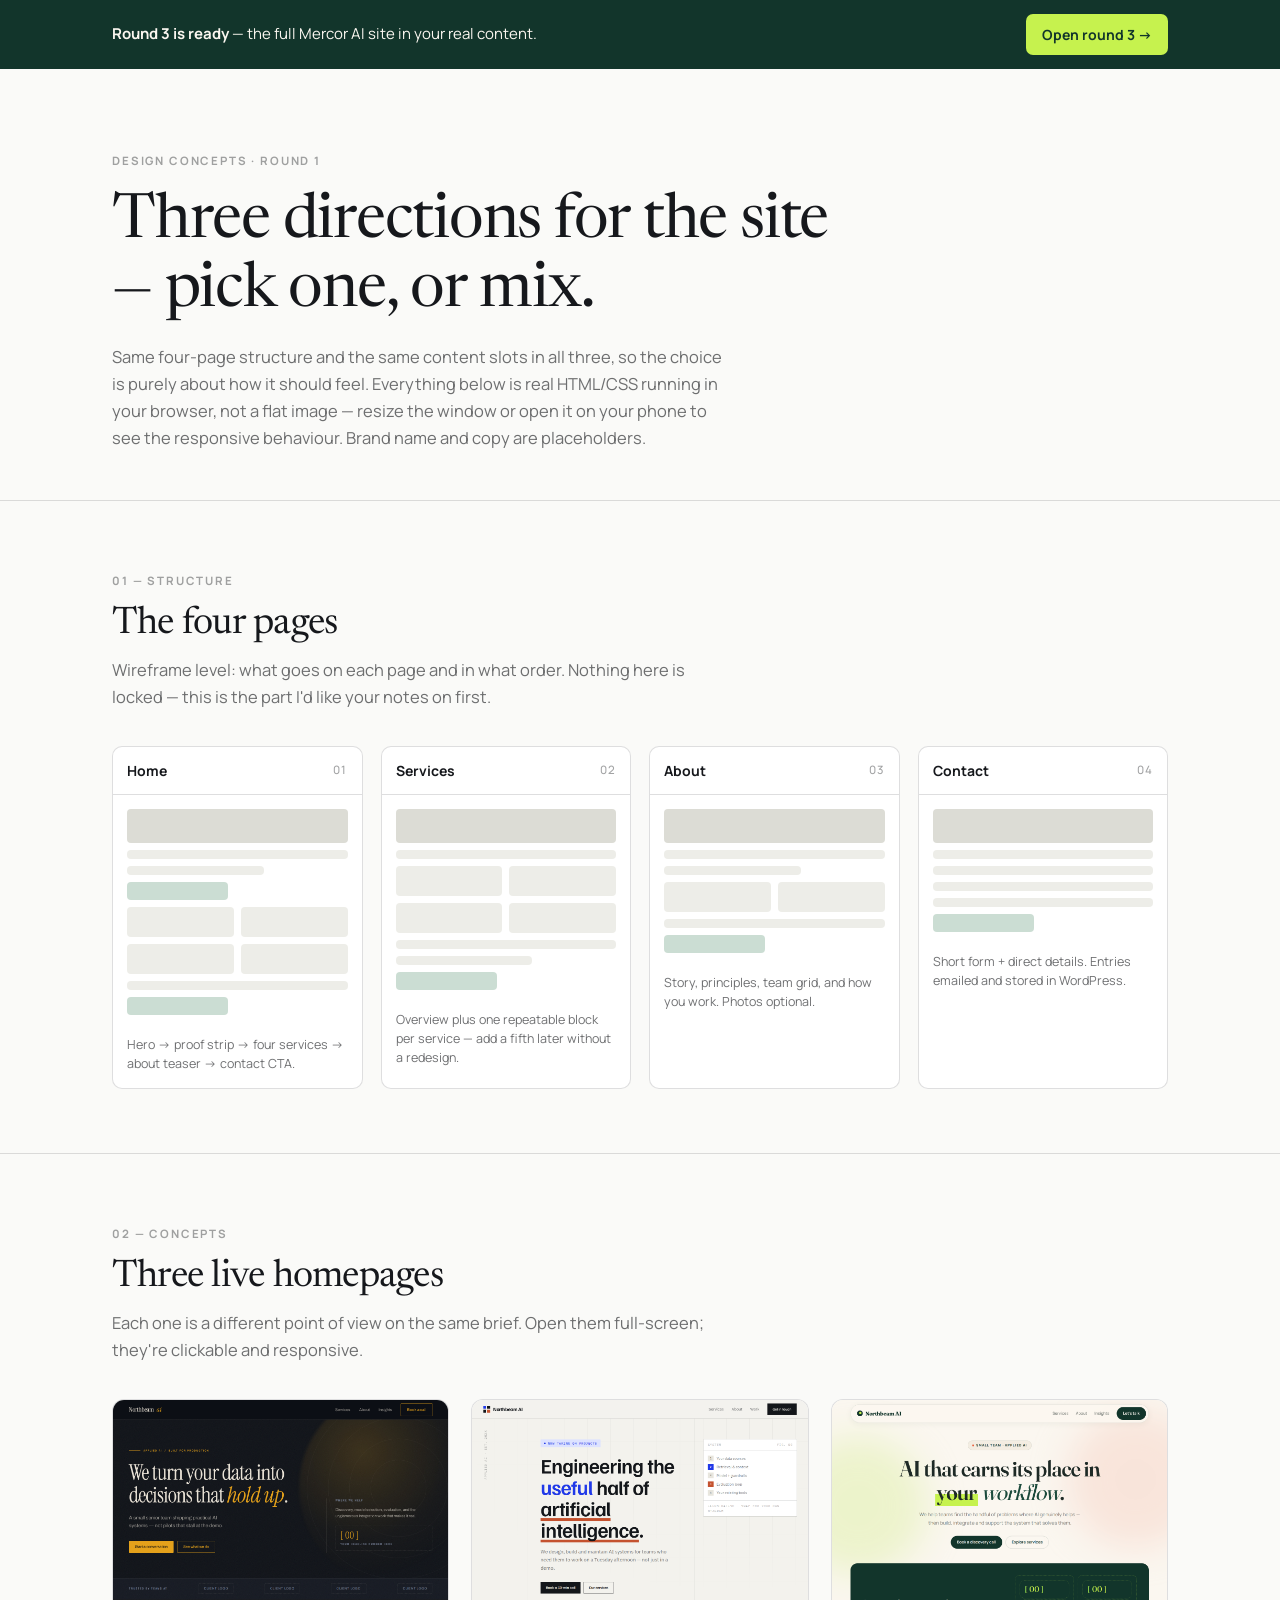
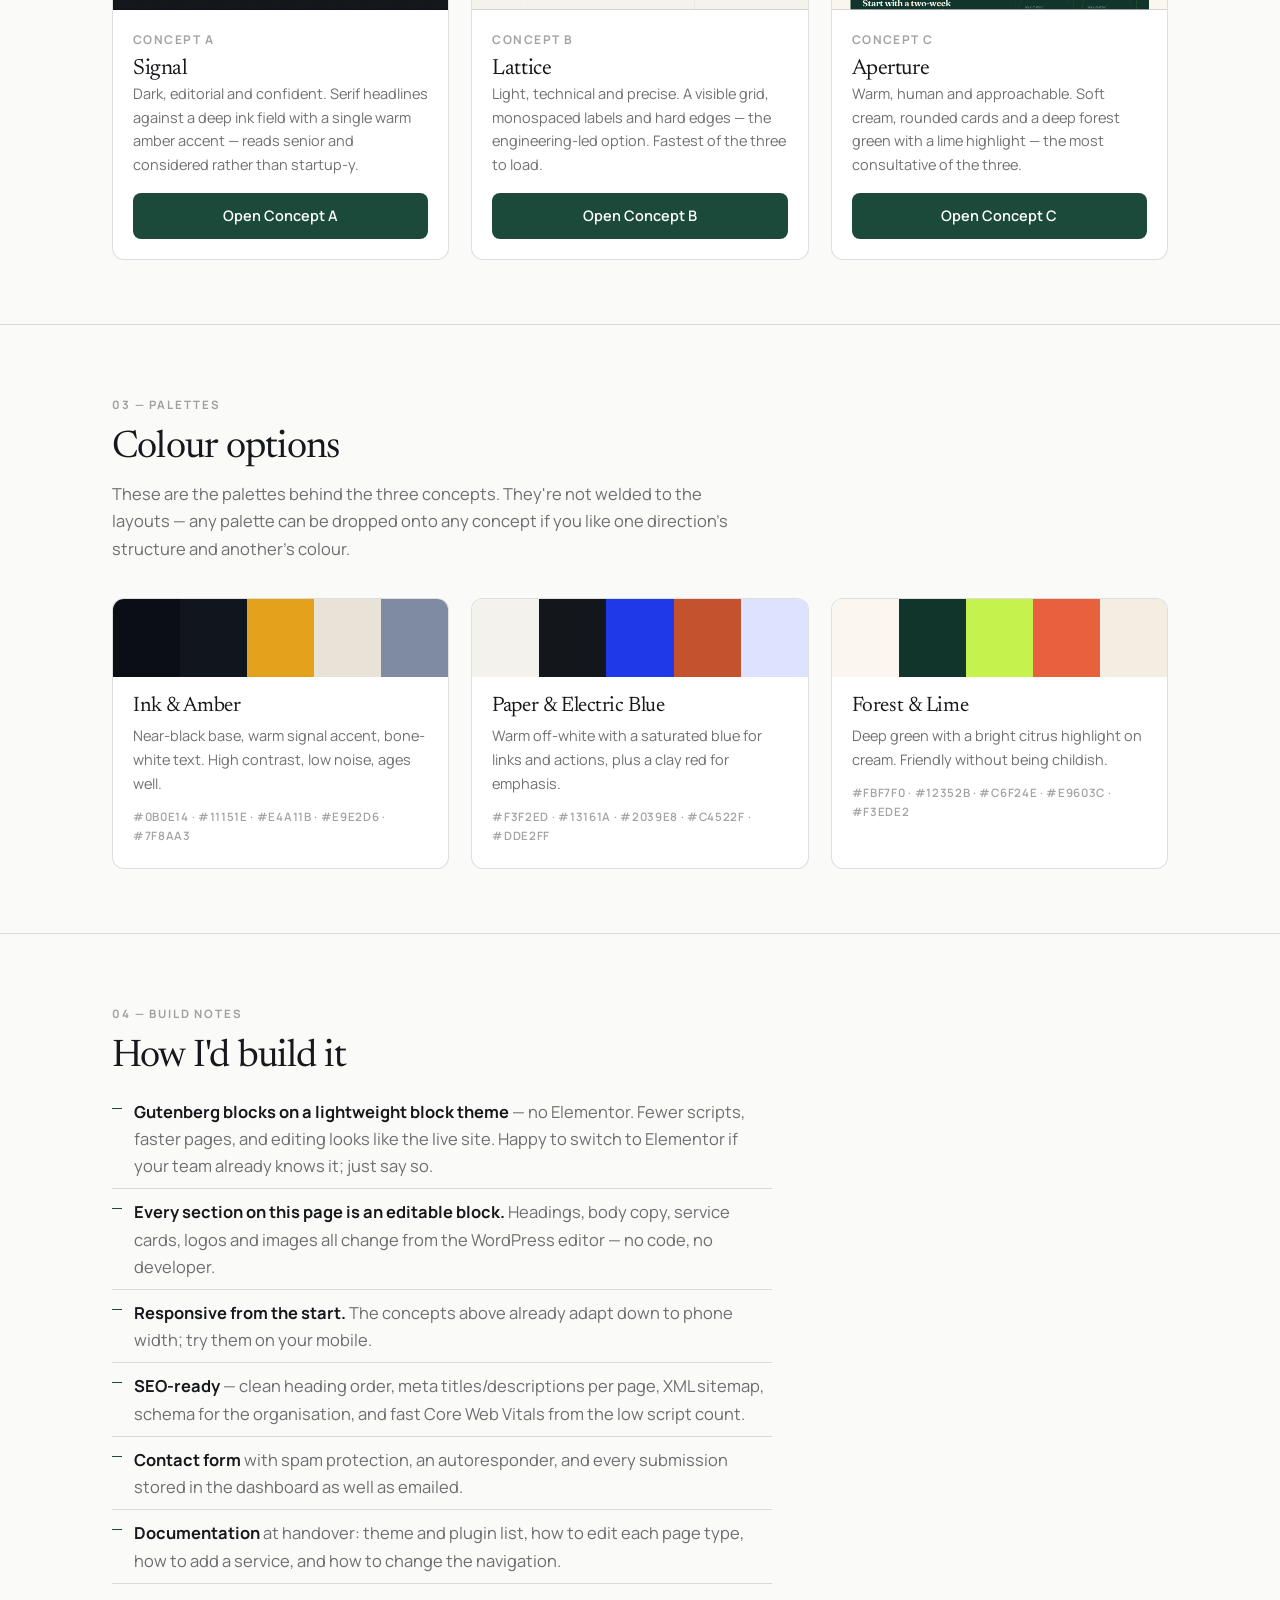
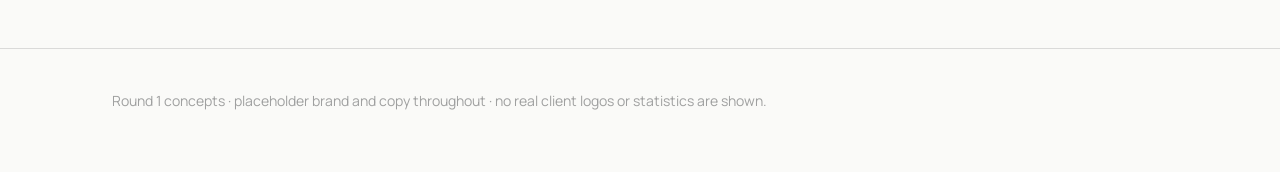
<file: index.html>
<!DOCTYPE html>
<html lang="en">
<head>
<meta charset="utf-8">
<meta name="viewport" content="width=device-width, initial-scale=1">
<title>AI/Tech WordPress site — three design concepts</title>
<link rel="preconnect" href="https://fonts.googleapis.com">
<link rel="preconnect" href="https://fonts.gstatic.com" crossorigin>
<link href="https://fonts.googleapis.com/css2?family=Newsreader:opsz,wght@6..72,400;6..72,500&family=Manrope:wght@400;500;600;700&display=swap" rel="stylesheet">
<style>
:root{--bg:#FAFAF8;--ink:#16181C;--ink-60:rgba(22,24,28,.62);--ink-38:rgba(22,24,28,.40);--line:rgba(22,24,28,.14);--accent:#1B4A3B}
*{box-sizing:border-box;margin:0;padding:0}
body{background:var(--bg);color:var(--ink);font-family:'Manrope',sans-serif;font-size:16.5px;line-height:1.65;-webkit-font-smoothing:antialiased}
.wrap{max-width:1120px;margin:0 auto;padding:0 32px}
h1,h2,h3{font-family:'Newsreader',serif;font-weight:400;letter-spacing:-.02em;line-height:1.1}
.kicker{font-size:11.5px;font-weight:700;letter-spacing:.16em;text-transform:uppercase;color:var(--ink-38)}
a{color:inherit}

header{padding:76px 0 48px;border-bottom:1px solid var(--line)}
h1{font-size:clamp(38px,5vw,62px);max-width:20ch;margin:16px 0 18px}
header p{color:var(--ink-60);max-width:62ch}

section{padding:64px 0;border-bottom:1px solid var(--line)}
h2{font-size:clamp(27px,3.2vw,38px);margin:12px 0 10px}
section>.wrap>p.lead{color:var(--ink-60);max-width:62ch;margin-bottom:36px}

/* sitemap */
.map{display:grid;grid-template-columns:repeat(4,1fr);gap:18px}
.pg{border:1px solid var(--line);border-radius:10px;background:#fff;overflow:hidden}
.pg .t{padding:12px 14px;border-bottom:1px solid var(--line);font-weight:700;font-size:14px;display:flex;justify-content:space-between;align-items:center}
.pg .t span{color:var(--ink-38);font-weight:500;font-size:11.5px;letter-spacing:.1em}
.pg .b{padding:14px}
.blk{background:#EDEDE8;border-radius:4px;margin-bottom:7px}
.blk.h{height:34px;background:#DCDCD5}
.blk.r{height:9px}
.blk.r.s{width:62%}
.blk.two{display:grid;grid-template-columns:1fr 1fr;gap:7px;background:none}
.blk.two i{display:block;height:30px;background:#EDEDE8;border-radius:4px}
.blk.acc{background:#CBDDD3;height:18px;width:46%}
.pg .n{font-size:12.5px;color:var(--ink-60);padding:0 14px 14px;line-height:1.5}

/* palettes */
.pal{display:grid;grid-template-columns:repeat(3,1fr);gap:22px}
.pcard{border:1px solid var(--line);border-radius:12px;background:#fff;overflow:hidden}
.sw{display:flex;height:78px}
.sw i{flex:1}
.pcard .body{padding:18px 20px 22px}
.pcard h3{font-size:21px;margin-bottom:6px}
.pcard .body p{font-size:14.5px;color:var(--ink-60)}
.hex{margin-top:12px;font-size:11.5px;letter-spacing:.06em;color:var(--ink-38);font-weight:600}

/* concepts */
.cpt{display:grid;grid-template-columns:1fr 1fr 1fr;gap:22px;margin-top:8px}
.cc{border:1px solid var(--line);border-radius:12px;background:#fff;overflow:hidden;display:flex;flex-direction:column}
.cc .thumb{aspect-ratio:16/10;background-size:cover;background-position:top center;border-bottom:1px solid var(--line)}
.cc .body{padding:20px;flex:1;display:flex;flex-direction:column}
.cc h3{font-size:22px}
.cc .sub{font-size:12px;letter-spacing:.12em;text-transform:uppercase;color:var(--ink-38);font-weight:700;margin-bottom:8px}
.cc p{font-size:14.5px;color:var(--ink-60);flex:1;margin-bottom:16px}
.btn{display:inline-block;text-align:center;background:var(--accent);color:#fff;text-decoration:none;padding:11px 18px;border-radius:8px;font-weight:600;font-size:14.5px;transition:opacity .2s}
.btn:hover{opacity:.86}

ul.notes{list-style:none;max-width:66ch}
ul.notes li{padding:9px 0 9px 22px;position:relative;color:var(--ink-60);border-bottom:1px solid var(--line)}
ul.notes li::before{content:'';position:absolute;left:0;top:19px;width:10px;height:1px;background:var(--accent)}
ul.notes b{color:var(--ink);font-weight:700}

footer{padding:40px 0 60px;color:var(--ink-38);font-size:14px}
@media(max-width:860px){
  .map,.pal,.cpt{grid-template-columns:1fr}
  .wrap{padding:0 20px}
}
</style>
</head>
<body>

<div style="background:#12352B;color:#FBF7F0;padding:14px 0;font-size:15px">
  <div class="wrap" style="display:flex;gap:14px;flex-wrap:wrap;align-items:center;justify-content:space-between">
    <span><b>Round 3 is ready</b> — the full Mercor AI site in your real content.</span>
    <a href="mercor/index.html" style="background:#C6F24E;color:#12352B;text-decoration:none;padding:9px 16px;border-radius:7px;font-weight:700;font-size:14px">Open round 3 &rarr;</a>
  </div>
</div>

<header><div class="wrap">
  <span class="kicker">Design concepts · Round 1</span>
  <h1>Three directions for the site — pick one, or mix.</h1>
  <p>Same four-page structure and the same content slots in all three, so the choice is purely about how it should feel. Everything below is real HTML/CSS running in your browser, not a flat image — resize the window or open it on your phone to see the responsive behaviour. Brand name and copy are placeholders.</p>
</div></header>

<section><div class="wrap">
  <span class="kicker">01 — Structure</span>
  <h2>The four pages</h2>
  <p class="lead">Wireframe level: what goes on each page and in what order. Nothing here is locked — this is the part I'd like your notes on first.</p>
  <div class="map">
    <div class="pg">
      <div class="t">Home <span>01</span></div>
      <div class="b">
        <div class="blk h"></div><div class="blk r"></div><div class="blk r s"></div>
        <div class="blk acc"></div><div class="blk two"><i></i><i></i></div><div class="blk two"><i></i><i></i></div>
        <div class="blk r"></div><div class="blk acc"></div>
      </div>
      <div class="n">Hero → proof strip → four services → about teaser → contact CTA.</div>
    </div>
    <div class="pg">
      <div class="t">Services <span>02</span></div>
      <div class="b">
        <div class="blk h"></div><div class="blk r"></div>
        <div class="blk two"><i></i><i></i></div><div class="blk two"><i></i><i></i></div>
        <div class="blk r"></div><div class="blk r s"></div><div class="blk acc"></div>
      </div>
      <div class="n">Overview plus one repeatable block per service — add a fifth later without a redesign.</div>
    </div>
    <div class="pg">
      <div class="t">About <span>03</span></div>
      <div class="b">
        <div class="blk h"></div><div class="blk r"></div><div class="blk r s"></div>
        <div class="blk two"><i></i><i></i></div><div class="blk r"></div><div class="blk acc"></div>
      </div>
      <div class="n">Story, principles, team grid, and how you work. Photos optional.</div>
    </div>
    <div class="pg">
      <div class="t">Contact <span>04</span></div>
      <div class="b">
        <div class="blk h"></div><div class="blk r"></div>
        <div class="blk r"></div><div class="blk r"></div><div class="blk r"></div>
        <div class="blk acc"></div>
      </div>
      <div class="n">Short form + direct details. Entries emailed and stored in WordPress.</div>
    </div>
  </div>
</div></section>

<section><div class="wrap">
  <span class="kicker">02 — Concepts</span>
  <h2>Three live homepages</h2>
  <p class="lead">Each one is a different point of view on the same brief. Open them full-screen; they're clickable and responsive.</p>
  <div class="cpt">
    <div class="cc">
      <div class="thumb" style="background-image:url(shots/a-thumb.png)"></div>
      <div class="body">
        <div class="sub">Concept A</div><h3>Signal</h3>
        <p>Dark, editorial and confident. Serif headlines against a deep ink field with a single warm amber accent — reads senior and considered rather than startup-y.</p>
        <a class="btn" href="a-signal.html">Open Concept A</a>
      </div>
    </div>
    <div class="cc">
      <div class="thumb" style="background-image:url(shots/b-thumb.png)"></div>
      <div class="body">
        <div class="sub">Concept B</div><h3>Lattice</h3>
        <p>Light, technical and precise. A visible grid, monospaced labels and hard edges — the engineering-led option. Fastest of the three to load.</p>
        <a class="btn" href="b-lattice.html">Open Concept B</a>
      </div>
    </div>
    <div class="cc">
      <div class="thumb" style="background-image:url(shots/c-thumb.png)"></div>
      <div class="body">
        <div class="sub">Concept C</div><h3>Aperture</h3>
        <p>Warm, human and approachable. Soft cream, rounded cards and a deep forest green with a lime highlight — the most consultative of the three.</p>
        <a class="btn" href="c-aperture.html">Open Concept C</a>
      </div>
    </div>
  </div>
</div></section>

<section><div class="wrap">
  <span class="kicker">03 — Palettes</span>
  <h2>Colour options</h2>
  <p class="lead">These are the palettes behind the three concepts. They're not welded to the layouts — any palette can be dropped onto any concept if you like one direction's structure and another's colour.</p>
  <div class="pal">
    <div class="pcard">
      <div class="sw"><i style="background:#0B0E14"></i><i style="background:#11151E"></i><i style="background:#E4A11B"></i><i style="background:#E9E2D6"></i><i style="background:#7F8AA3"></i></div>
      <div class="body"><h3>Ink &amp; Amber</h3><p>Near-black base, warm signal accent, bone-white text. High contrast, low noise, ages well.</p>
      <div class="hex">#0B0E14 · #11151E · #E4A11B · #E9E2D6 · #7F8AA3</div></div>
    </div>
    <div class="pcard">
      <div class="sw"><i style="background:#F3F2ED"></i><i style="background:#13161A"></i><i style="background:#2039E8"></i><i style="background:#C4522F"></i><i style="background:#DDE2FF"></i></div>
      <div class="body"><h3>Paper &amp; Electric Blue</h3><p>Warm off-white with a saturated blue for links and actions, plus a clay red for emphasis.</p>
      <div class="hex">#F3F2ED · #13161A · #2039E8 · #C4522F · #DDE2FF</div></div>
    </div>
    <div class="pcard">
      <div class="sw"><i style="background:#FBF7F0"></i><i style="background:#12352B"></i><i style="background:#C6F24E"></i><i style="background:#E9603C"></i><i style="background:#F3EDE2"></i></div>
      <div class="body"><h3>Forest &amp; Lime</h3><p>Deep green with a bright citrus highlight on cream. Friendly without being childish.</p>
      <div class="hex">#FBF7F0 · #12352B · #C6F24E · #E9603C · #F3EDE2</div></div>
    </div>
  </div>
</div></section>

<section><div class="wrap">
  <span class="kicker">04 — Build notes</span>
  <h2>How I'd build it</h2>
  <ul class="notes">
    <li><b>Gutenberg blocks on a lightweight block theme</b> — no Elementor. Fewer scripts, faster pages, and editing looks like the live site. Happy to switch to Elementor if your team already knows it; just say so.</li>
    <li><b>Every section on this page is an editable block.</b> Headings, body copy, service cards, logos and images all change from the WordPress editor — no code, no developer.</li>
    <li><b>Responsive from the start.</b> The concepts above already adapt down to phone width; try them on your mobile.</li>
    <li><b>SEO-ready</b> — clean heading order, meta titles/descriptions per page, XML sitemap, schema for the organisation, and fast Core Web Vitals from the low script count.</li>
    <li><b>Contact form</b> with spam protection, an autoresponder, and every submission stored in the dashboard as well as emailed.</li>
    <li><b>Documentation</b> at handover: theme and plugin list, how to edit each page type, how to add a service, and how to change the navigation.</li>
  </ul>
</div></section>

<footer><div class="wrap">Round 1 concepts · placeholder brand and copy throughout · no real client logos or statistics are shown.</div></footer>

</body>
</html>
</file>
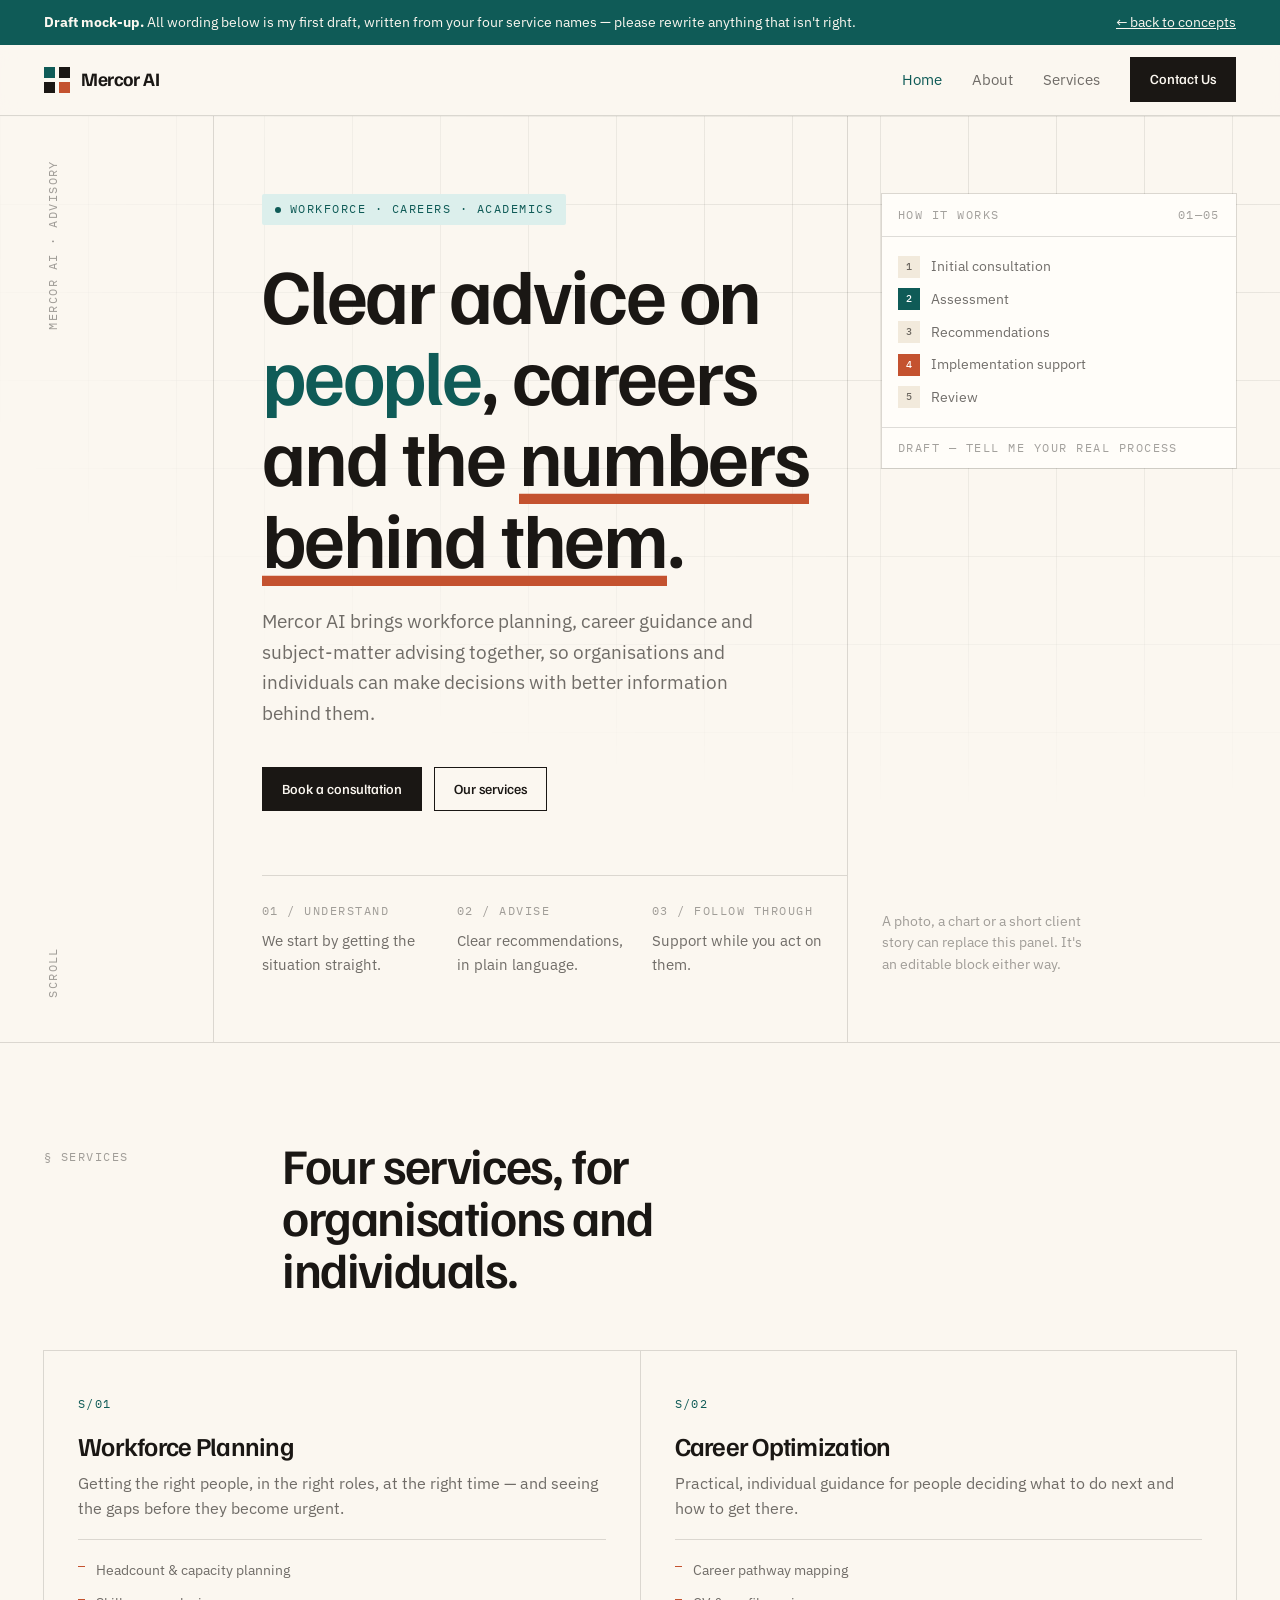
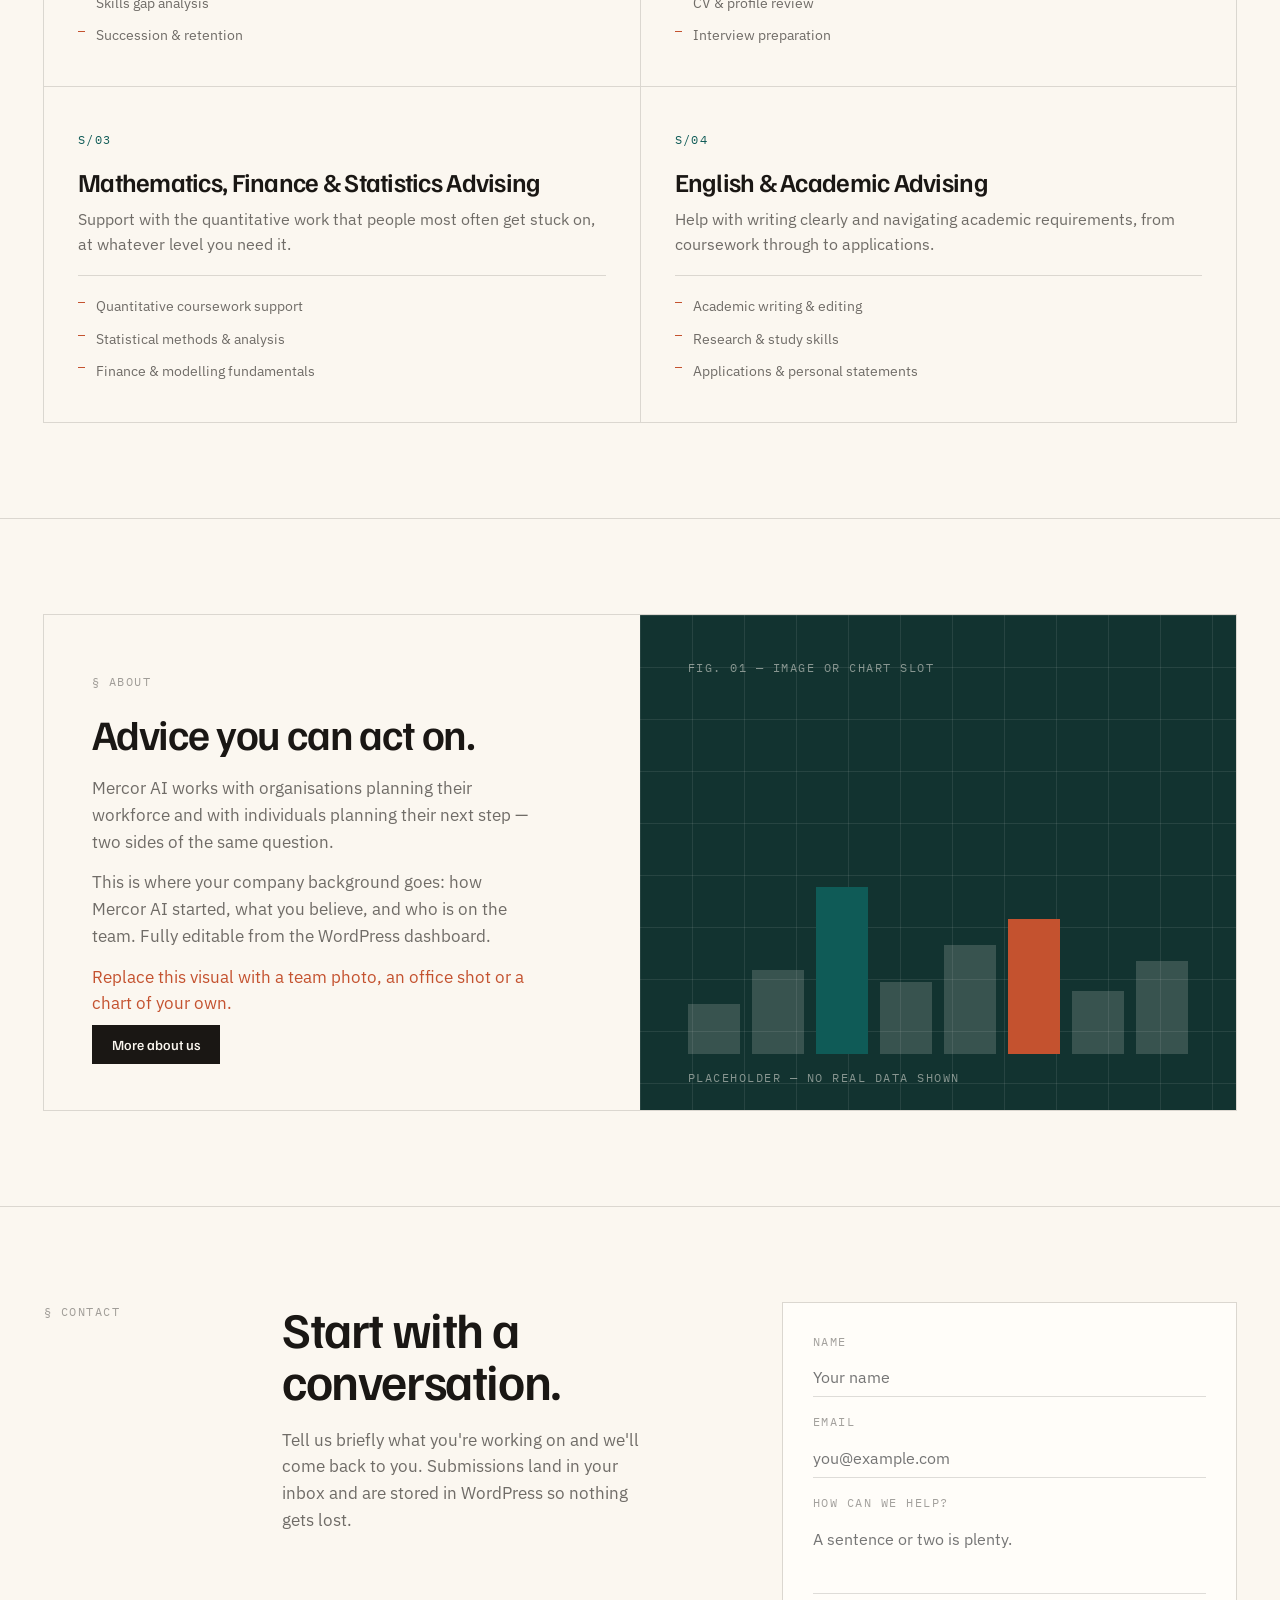
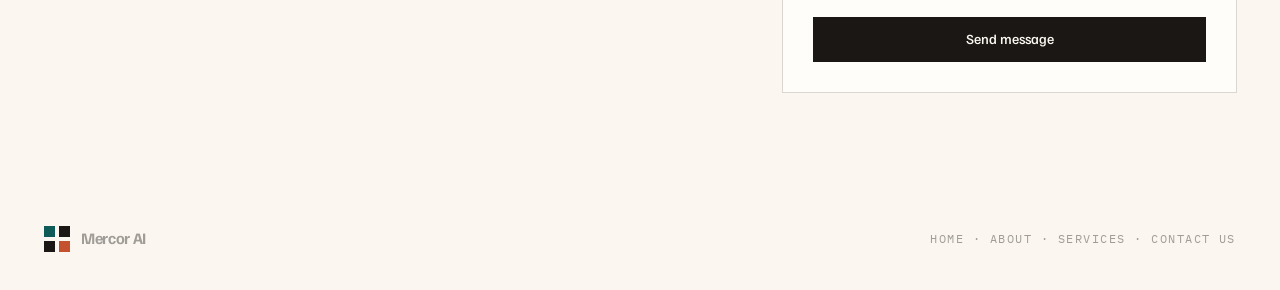
<file: mercor/index.html>
<!DOCTYPE html>
<html lang="en">
<head>
<meta charset="utf-8">
<meta name="viewport" content="width=device-width, initial-scale=1">
<title>Mercor AI — Workforce, career and academic advising</title>
<meta name="description" content="Mercor AI provides workforce planning, career optimization, and advising in mathematics, finance, statistics, English and academics.">
<link rel="preconnect" href="https://fonts.googleapis.com">
<link rel="preconnect" href="https://fonts.gstatic.com" crossorigin>
<link href="https://fonts.googleapis.com/css2?family=Familjen+Grotesk:wght@400;500;600;700&family=IBM+Plex+Mono:wght@400;500&family=IBM+Plex+Sans:wght@400;500&display=swap" rel="stylesheet">
<link rel="stylesheet" href="mercor.css">
</head>
<body>

<div class="draft"><div class="wrap">
  <span><b>Draft mock-up.</b> All wording below is my first draft, written from your four service names — please rewrite anything that isn't right.</span>
  <a href="../round2.html">&larr; back to concepts</a>
</div></div>

<nav><div class="wrap nav-in">
  <a href="index.html" class="logo" style="text-decoration:none;color:inherit"><span class="mark"><span></span><span></span><span></span><span></span></span>Mercor AI</a>
  <input type="checkbox" id="navtog" class="navtog" aria-hidden="true">
  <label for="navtog" class="burger" aria-label="Open menu"><span></span><span></span><span></span></label>
  <div class="nav-links">
    <a href="index.html" style="color:var(--accent)">Home</a><a href="about.html">About</a><a href="services.html">Services</a><a href="contact.html" class="btn">Contact Us</a>
  </div>
</div></nav>

<header>
  <div class="plot"></div>
  <div class="wrap hero">
    <div class="rail"><span class="mono">Mercor AI · Advisory</span><span class="mono">Scroll</span></div>
    <div class="hero-main">
      <span class="tag mono"><i></i>Workforce · Careers · Academics</span>
      <h1>Clear advice on <span>people</span>, careers and the <u>numbers behind them</u>.</h1>
      <p class="lede">Mercor AI brings workforce planning, career guidance and subject-matter advising together, so organisations and individuals can make decisions with better information behind them.</p>
      <div class="hero-cta"><a href="contact.html" class="btn">Book a consultation</a><a href="services.html" class="btn btn-ghost">Our services</a></div>
      <div class="hero-meta">
        <div><span class="mono">01 / Understand</span><p>We start by getting the situation straight.</p></div>
        <div><span class="mono">02 / Advise</span><p>Clear recommendations, in plain language.</p></div>
        <div><span class="mono">03 / Follow through</span><p>Support while you act on them.</p></div>
      </div>
    </div>
    <aside class="hero-aside">
      <div class="panel">
        <div class="ph"><span class="mono">How it works</span><span class="mono">01—05</span></div>
        <div class="pb stack">
          <div class="node"><b>1</b><em>Initial consultation</em></div>
          <div class="node"><b>2</b><em>Assessment</em></div>
          <div class="node"><b>3</b><em>Recommendations</em></div>
          <div class="node"><b>4</b><em>Implementation support</em></div>
          <div class="node"><b>5</b><em>Review</em></div>
        </div>
        <div class="pf mono">Draft — tell me your real process</div>
      </div>
      <p class="aside-note">A photo, a chart or a short client story can replace this panel. It's an editable block either way.</p>
    </aside>
  </div>
</header>

<section><div class="wrap">
  <div class="head"><span class="mono">§ Services</span><h2>Four services, for organisations and individuals.</h2></div>
  <div class="cards">
    <div class="card"><span class="num">S/01</span><h3>Workforce Planning</h3><p>Getting the right people, in the right roles, at the right time — and seeing the gaps before they become urgent.</p><ul><li>Headcount &amp; capacity planning</li><li>Skills gap analysis</li><li>Succession &amp; retention</li></ul></div>
    <div class="card"><span class="num">S/02</span><h3>Career Optimization</h3><p>Practical, individual guidance for people deciding what to do next and how to get there.</p><ul><li>Career pathway mapping</li><li>CV &amp; profile review</li><li>Interview preparation</li></ul></div>
    <div class="card"><span class="num">S/03</span><h3>Mathematics, Finance &amp; Statistics Advising</h3><p>Support with the quantitative work that people most often get stuck on, at whatever level you need it.</p><ul><li>Quantitative coursework support</li><li>Statistical methods &amp; analysis</li><li>Finance &amp; modelling fundamentals</li></ul></div>
    <div class="card"><span class="num">S/04</span><h3>English &amp; Academic Advising</h3><p>Help with writing clearly and navigating academic requirements, from coursework through to applications.</p><ul><li>Academic writing &amp; editing</li><li>Research &amp; study skills</li><li>Applications &amp; personal statements</li></ul></div>
  </div>
</div></section>

<section><div class="wrap">
  <div class="split">
    <div class="split-txt">
      <span class="mono" style="color:var(--ink-38)">§ About</span>
      <h2>Advice you can act on.</h2>
      <p>Mercor AI works with organisations planning their workforce and with individuals planning their next step — two sides of the same question.</p>
      <p>This is where your company background goes: how Mercor AI started, what you believe, and who is on the team. Fully editable from the WordPress dashboard.</p>
      <p style="color:var(--clay)">Replace this visual with a team photo, an office shot or a chart of your own.</p>
      <a href="about.html" class="btn" style="margin-top:8px">More about us</a>
    </div>
    <div class="split-vis">
      <div class="plot2"></div>
      <span class="vis-tag mono">Fig. 01 — image or chart slot</span>
      <div class="bars"><i style="height:26%"></i><i style="height:44%"></i><i style="height:88%"></i><i style="height:38%"></i><i style="height:57%"></i><i style="height:71%"></i><i style="height:33%"></i><i style="height:49%"></i></div>
      <span class="vis-cap mono">Placeholder — no real data shown</span>
    </div>
  </div>
</div></section>

<section style="border-bottom:0"><div class="wrap contact">
  <span class="mono" style="color:var(--ink-38)">§ Contact</span>
  <div>
    <h2>Start with a conversation.</h2>
    <p>Tell us briefly what you're working on and we'll come back to you. Submissions land in your inbox and are stored in WordPress so nothing gets lost.</p>
  </div>
  <div class="form">
    <div class="field"><label class="mono">Name</label><input placeholder="Your name"></div>
    <div class="field"><label class="mono">Email</label><input placeholder="you@example.com"></div>
    <div class="field"><label class="mono">How can we help?</label><textarea placeholder="A sentence or two is plenty."></textarea></div>
    <a href="contact.html" class="btn">Send message</a>
  </div>
</div></section>

<footer><div class="wrap foot">
  <div class="logo" style="font-size:16px"><span class="mark"><span></span><span></span><span></span><span></span></span>Mercor AI</div>
  <span class="mono">Home · About · Services · Contact Us</span>
</div></footer>

</body>
</html>
</file>
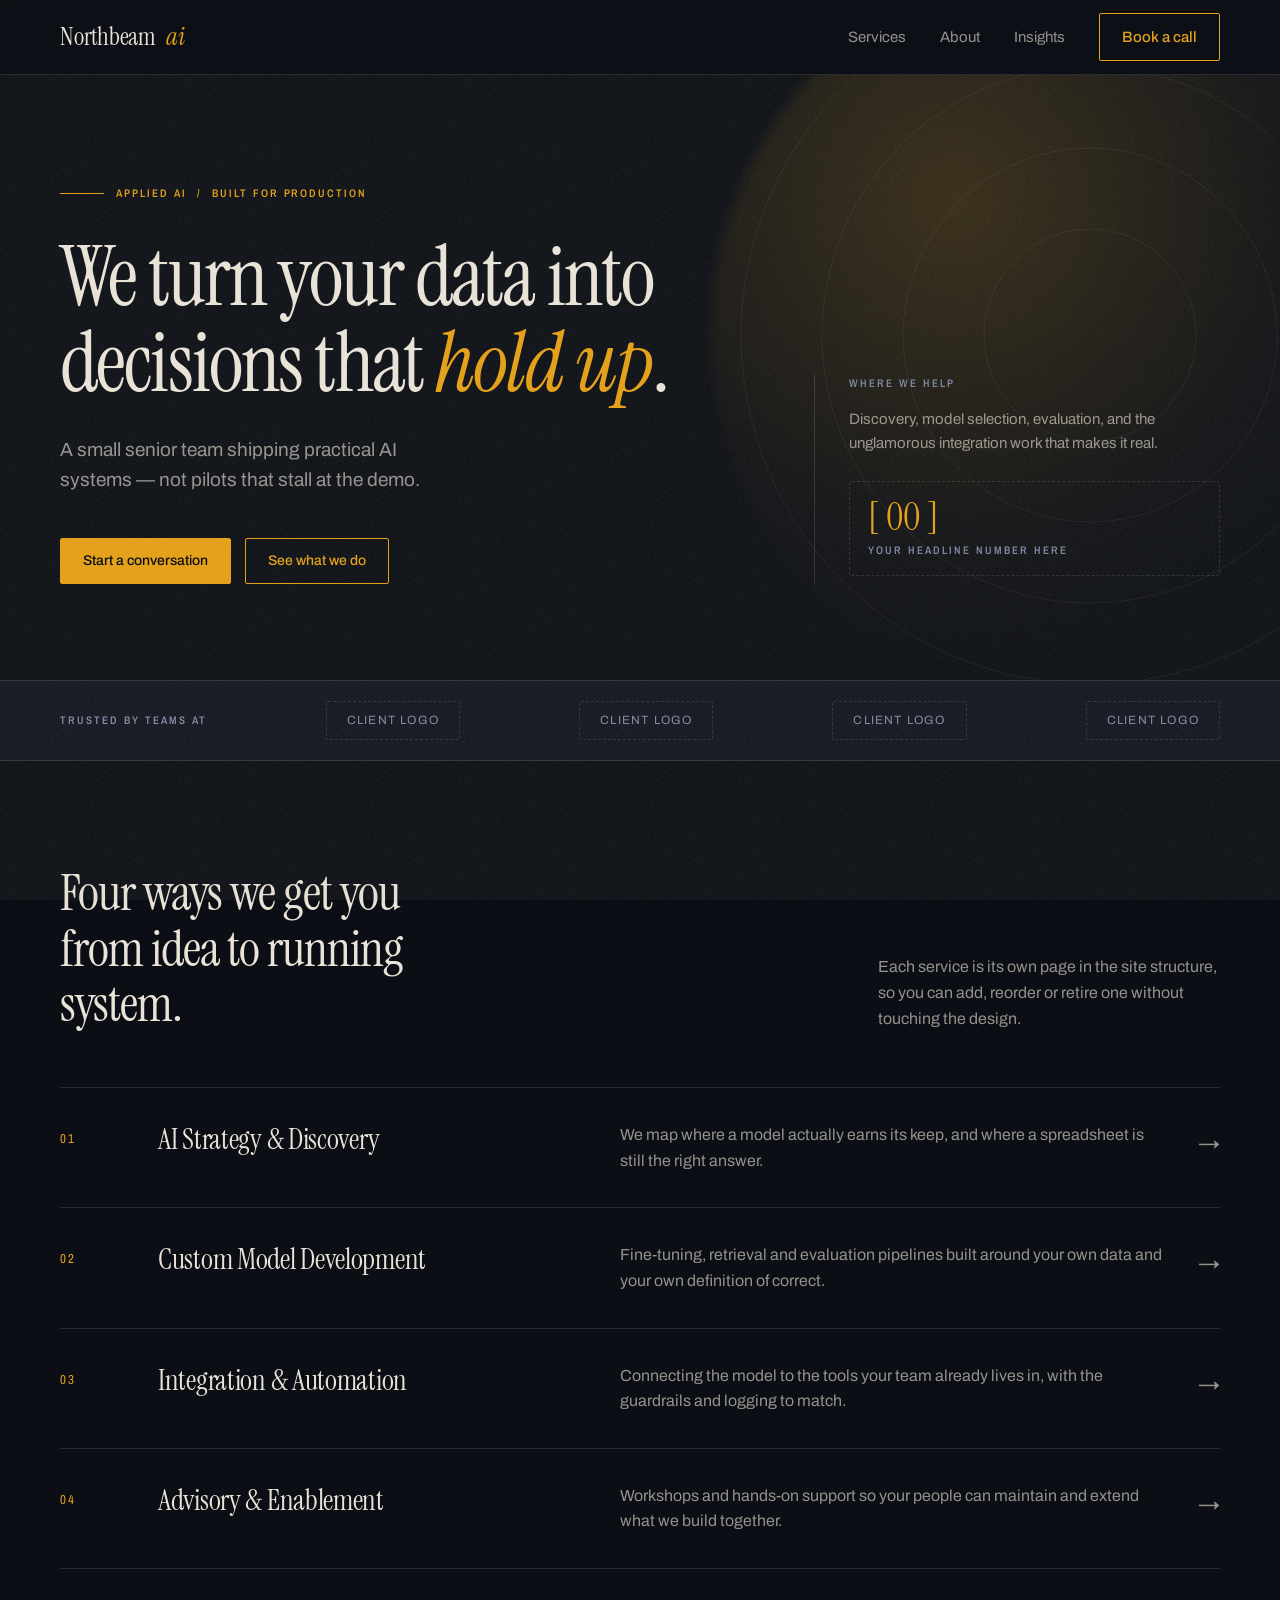
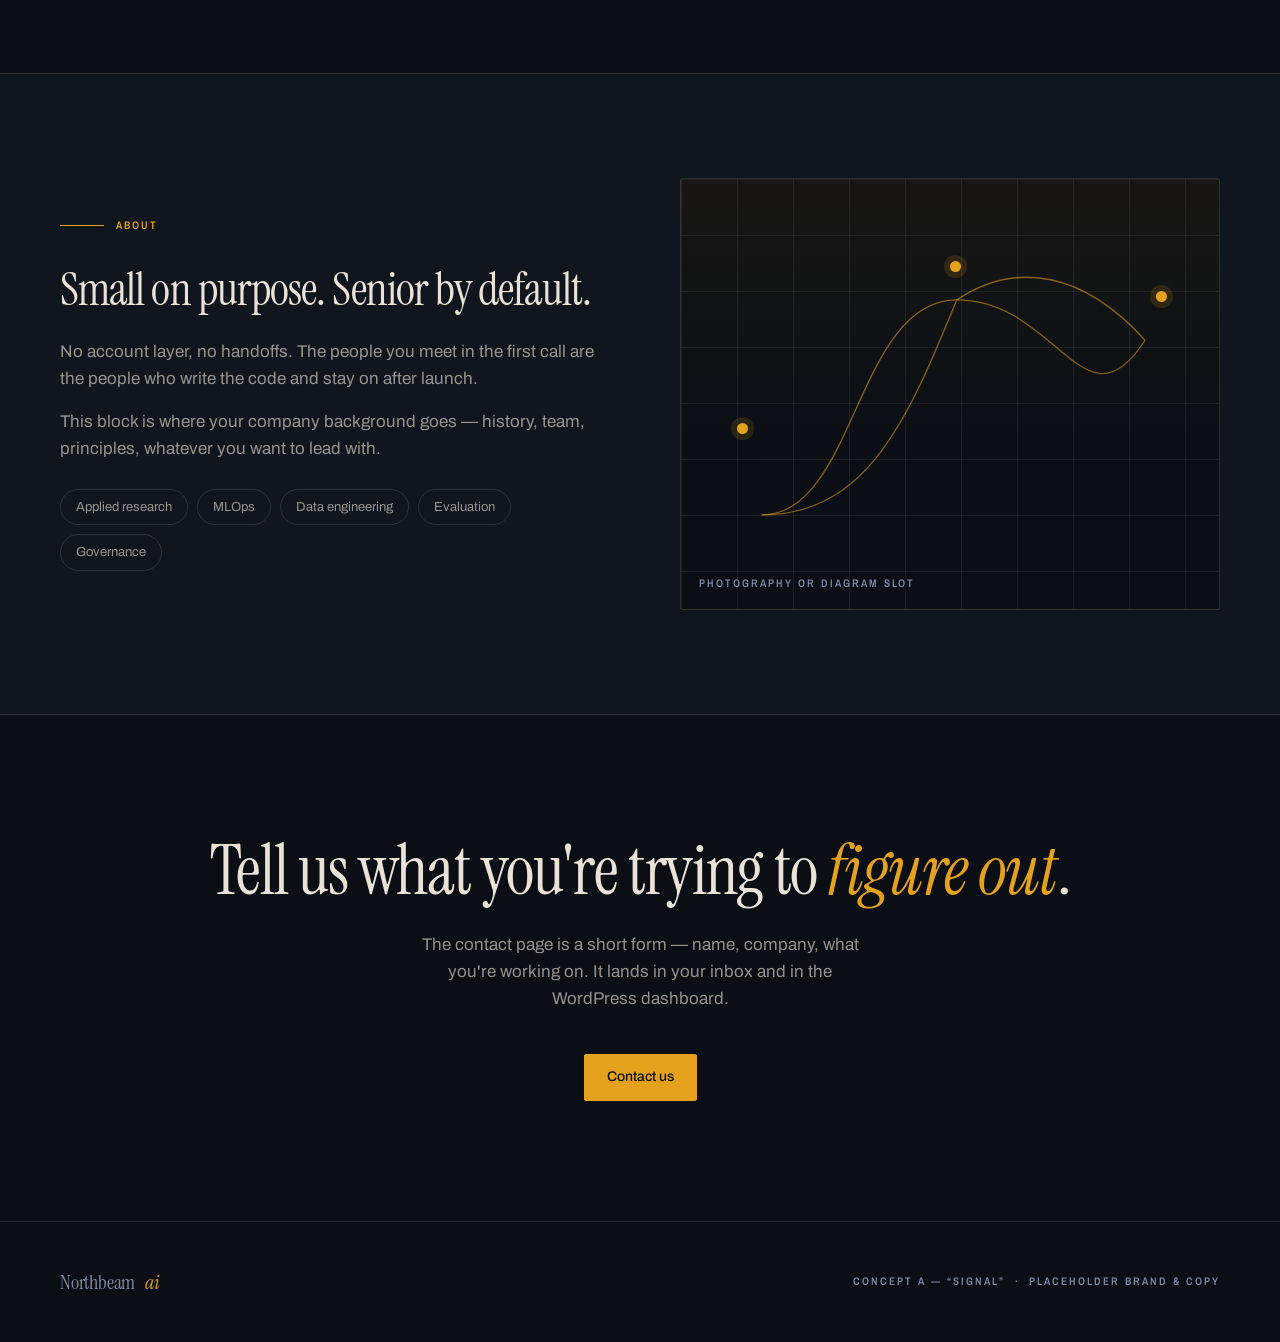
<file: a-signal.html>
<!DOCTYPE html>
<html lang="en">
<head>
<meta charset="utf-8">
<meta name="viewport" content="width=device-width, initial-scale=1">
<title>Concept A — Signal | AI/Tech site concept</title>
<link rel="preconnect" href="https://fonts.googleapis.com">
<link rel="preconnect" href="https://fonts.gstatic.com" crossorigin>
<link href="https://fonts.googleapis.com/css2?family=Instrument+Serif:ital@0;1&family=Archivo:wght@400;500;600&family=Archivo+Narrow:wght@500;600&display=swap" rel="stylesheet">
<style>
:root{
  --ink:#0B0E14;
  --ink-2:#11151E;
  --line:rgba(233,226,214,.14);
  --paper:#E9E2D6;
  --paper-dim:rgba(233,226,214,.62);
  --amber:#E4A11B;
  --amber-soft:rgba(228,161,27,.14);
  --mist:#7F8AA3;
  --max:1240px;
}
*{box-sizing:border-box;margin:0;padding:0}
html{scroll-behavior:smooth}
body{
  background:var(--ink);
  color:var(--paper);
  font-family:'Archivo',sans-serif;
  font-size:17px;
  line-height:1.6;
  -webkit-font-smoothing:antialiased;
  overflow-x:hidden;
}
body::before{
  content:'';position:fixed;inset:0;pointer-events:none;z-index:2;opacity:.4;
  background-image:url("data:image/svg+xml,%3Csvg xmlns='http://www.w3.org/2000/svg' width='140' height='140'%3E%3Cfilter id='n'%3E%3CfeTurbulence type='fractalNoise' baseFrequency='.85' numOctaves='3'/%3E%3C/filter%3E%3Crect width='140' height='140' filter='url(%23n)' opacity='.28'/%3E%3C/svg%3E");
}
.wrap{max-width:var(--max);margin:0 auto;padding:0 40px}
.mono{font-family:'Archivo Narrow',sans-serif;text-transform:uppercase;letter-spacing:.18em;font-size:11px;font-weight:600}
.serif{font-family:'Instrument Serif',serif;font-weight:400}

/* ---------- nav ---------- */
nav{position:sticky;top:0;z-index:20;background:rgba(11,14,20,.82);backdrop-filter:blur(14px);border-bottom:1px solid var(--line)}
.nav-in{display:flex;align-items:center;justify-content:space-between;height:74px}
.logo{display:flex;align-items:baseline;gap:10px;font-family:'Instrument Serif',serif;font-size:25px;letter-spacing:-.01em}
.logo b{font-weight:400}
.logo i{font-style:italic;color:var(--amber)}
.nav-links{display:flex;gap:34px;align-items:center}
.nav-links a{color:var(--paper-dim);text-decoration:none;font-size:15px;transition:color .25s}
.nav-links a:hover{color:var(--paper)}
.btn{
  display:inline-block;border:1px solid var(--amber);color:var(--amber);
  padding:11px 22px;border-radius:2px;text-decoration:none;font-size:14px;font-weight:500;
  transition:background .3s,color .3s;
}
.btn:hover{background:var(--amber);color:var(--ink)}
.btn-solid{background:var(--amber);color:var(--ink);border-color:var(--amber)}
.btn-solid:hover{background:transparent;color:var(--amber)}
.nav-links a.btn{color:var(--amber)}
.nav-links a.btn:hover{color:var(--ink)}

/* ---------- hero ---------- */
header{position:relative;padding:110px 0 96px;overflow:hidden}
.orbit{
  position:absolute;right:-190px;top:-120px;width:760px;height:760px;border-radius:50%;
  background:radial-gradient(circle at 32% 32%,rgba(228,161,27,.20),rgba(228,161,27,.03) 45%,transparent 66%);
  filter:blur(6px);
}
.rings{position:absolute;right:-160px;top:-90px;width:700px;height:700px;opacity:.5}
.rings circle{fill:none;stroke:var(--line)}
.hero-grid{position:relative;z-index:3;display:grid;grid-template-columns:1.35fr .8fr;gap:70px;align-items:end}
.eyebrow{color:var(--amber);display:flex;align-items:center;gap:12px;margin-bottom:30px}
.eyebrow::before{content:'';width:44px;height:1px;background:var(--amber)}
h1{
  font-family:'Instrument Serif',serif;font-weight:400;
  font-size:clamp(52px,6.6vw,92px);line-height:1.02;letter-spacing:-.022em;
}
h1 em{font-style:italic;color:var(--amber)}
.hero-sub{margin-top:30px;max-width:34ch;color:var(--paper-dim);font-size:19px}
.hero-cta{margin-top:42px;display:flex;gap:14px;flex-wrap:wrap}
.hero-side{border-left:1px solid var(--line);padding-left:34px;padding-bottom:8px}
.hero-side p{color:var(--paper-dim);font-size:15px;margin-top:14px}
.hero-side .mono{color:var(--mist)}
.stat-slot{margin-top:26px;border:1px dashed var(--line);border-radius:3px;padding:16px 18px}
.stat-slot .num{font-family:'Instrument Serif',serif;font-size:38px;line-height:1;color:var(--amber)}
.stat-slot .lbl{color:var(--mist);margin-top:6px}

/* ---------- ticker ---------- */
.ticker{border-block:1px solid var(--line);padding:20px 0;background:var(--ink-2)}
.ticker-in{display:flex;gap:56px;align-items:center;justify-content:space-between;flex-wrap:wrap}
.ticker .mono{color:var(--mist)}
.slot{border:1px dashed var(--line);color:var(--mist);padding:9px 20px;border-radius:2px;font-size:12px;letter-spacing:.1em}

/* ---------- services ---------- */
section{padding:104px 0}
.sec-head{display:flex;justify-content:space-between;align-items:flex-end;gap:40px;margin-bottom:56px}
.sec-head h2{font-family:'Instrument Serif',serif;font-weight:400;font-size:clamp(34px,4vw,52px);line-height:1.08;letter-spacing:-.02em;max-width:16ch}
.sec-head p{color:var(--paper-dim);max-width:38ch;font-size:16px}
.svc{border-top:1px solid var(--line)}
.svc-row{
  display:grid;grid-template-columns:64px 1.1fr 1.4fr auto;gap:34px;align-items:start;
  padding:34px 0;border-bottom:1px solid var(--line);
  transition:background .35s,padding-left .35s;position:relative;
}
.svc-row:hover{background:linear-gradient(90deg,var(--amber-soft),transparent 62%);padding-left:16px}
.svc-row .idx{font-family:'Archivo Narrow',sans-serif;color:var(--amber);font-size:13px;letter-spacing:.16em;padding-top:7px}
.svc-row h3{font-family:'Instrument Serif',serif;font-weight:400;font-size:29px;letter-spacing:-.01em;line-height:1.2}
.svc-row p{color:var(--paper-dim);font-size:16px}
.svc-row .arrow{color:var(--paper-dim);font-size:22px;transition:transform .35s,color .35s;padding-top:4px}
.svc-row:hover .arrow{transform:translateX(8px);color:var(--amber)}

/* ---------- band ---------- */
.band{background:var(--ink-2);border-block:1px solid var(--line)}
.band-grid{display:grid;grid-template-columns:1fr 1fr;gap:80px;align-items:center}
.band-grid h2{font-family:'Instrument Serif',serif;font-weight:400;font-size:clamp(32px,3.6vw,46px);line-height:1.12;letter-spacing:-.02em;margin-bottom:22px}
.band-grid p{color:var(--paper-dim);margin-bottom:16px}
.chips{display:flex;flex-wrap:wrap;gap:9px;margin-top:26px}
.chip{border:1px solid var(--line);border-radius:100px;padding:7px 15px;font-size:13px;color:var(--paper-dim)}
.frame{aspect-ratio:4/3.2;border:1px solid var(--line);border-radius:3px;position:relative;overflow:hidden;background:
  linear-gradient(180deg,rgba(228,161,27,.06),transparent 60%),var(--ink)}
.frame .grid-lines{position:absolute;inset:0;background-image:linear-gradient(var(--line) 1px,transparent 1px),linear-gradient(90deg,var(--line) 1px,transparent 1px);background-size:56px 56px;opacity:.55}
.frame .node{position:absolute;width:11px;height:11px;border-radius:50%;background:var(--amber);box-shadow:0 0 0 6px var(--amber-soft)}
.frame svg{position:absolute;inset:0;width:100%;height:100%}
.frame svg path{fill:none;stroke:var(--amber);stroke-width:1;opacity:.55}
.frame-tag{position:absolute;left:18px;bottom:16px;color:var(--mist)}

/* ---------- contact ---------- */
.cta{text-align:center;padding:120px 0}
.cta h2{font-family:'Instrument Serif',serif;font-weight:400;font-size:clamp(40px,5.4vw,74px);line-height:1.04;letter-spacing:-.02em}
.cta h2 em{font-style:italic;color:var(--amber)}
.cta p{color:var(--paper-dim);max-width:46ch;margin:24px auto 0}
.cta .hero-cta{justify-content:center}

footer{border-top:1px solid var(--line);padding:44px 0;color:var(--mist);font-size:14px}
.foot-in{display:flex;justify-content:space-between;gap:24px;flex-wrap:wrap;align-items:center}

@media(max-width:900px){
  .wrap{padding:0 24px}
  .nav-links a:not(.btn){display:none}
  .hero-grid,.band-grid{grid-template-columns:1fr;gap:44px}
  .hero-side{border-left:0;border-top:1px solid var(--line);padding-left:0;padding-top:26px}
  .svc-row{grid-template-columns:40px 1fr;gap:16px}
  .svc-row p{grid-column:2}
  .svc-row .arrow{display:none}
  .sec-head{flex-direction:column;align-items:flex-start;gap:18px}
  section{padding:72px 0}
}
</style>
</head>
<body>

<nav><div class="wrap nav-in">
  <div class="logo"><b>Northbeam</b><i>ai</i></div>
  <div class="nav-links">
    <a href="#">Services</a><a href="#">About</a><a href="#">Insights</a>
    <a href="#" class="btn">Book a call</a>
  </div>
</div></nav>

<header>
  <div class="orbit"></div>
  <svg class="rings" viewBox="0 0 700 700"><circle cx="350" cy="350" r="349"/><circle cx="350" cy="350" r="268"/><circle cx="350" cy="350" r="187"/><circle cx="350" cy="350" r="106"/></svg>
  <div class="wrap hero-grid">
    <div>
      <div class="eyebrow mono">Applied AI &nbsp;/&nbsp; Built for production</div>
      <h1>We turn your data into decisions that <em>hold up</em>.</h1>
      <p class="hero-sub">A small senior team shipping practical AI systems — not pilots that stall at the demo.</p>
      <div class="hero-cta">
        <a href="#" class="btn btn-solid">Start a conversation</a>
        <a href="#" class="btn">See what we do</a>
      </div>
    </div>
    <aside class="hero-side">
      <div class="mono">Where we help</div>
      <p>Discovery, model selection, evaluation, and the unglamorous integration work that makes it real.</p>
      <div class="stat-slot">
        <div class="num">[ 00 ]</div>
        <div class="lbl mono">Your headline number here</div>
      </div>
    </aside>
  </div>
</header>

<div class="ticker"><div class="wrap ticker-in">
  <span class="mono">Trusted by teams at</span>
  <span class="slot">CLIENT LOGO</span><span class="slot">CLIENT LOGO</span>
  <span class="slot">CLIENT LOGO</span><span class="slot">CLIENT LOGO</span>
</div></div>

<section><div class="wrap">
  <div class="sec-head">
    <h2>Four ways we get you from idea to running system.</h2>
    <p>Each service is its own page in the site structure, so you can add, reorder or retire one without touching the design.</p>
  </div>
  <div class="svc">
    <div class="svc-row"><div class="idx">01</div><h3>AI Strategy &amp; Discovery</h3><p>We map where a model actually earns its keep, and where a spreadsheet is still the right answer.</p><div class="arrow">&rarr;</div></div>
    <div class="svc-row"><div class="idx">02</div><h3>Custom Model Development</h3><p>Fine-tuning, retrieval and evaluation pipelines built around your own data and your own definition of correct.</p><div class="arrow">&rarr;</div></div>
    <div class="svc-row"><div class="idx">03</div><h3>Integration &amp; Automation</h3><p>Connecting the model to the tools your team already lives in, with the guardrails and logging to match.</p><div class="arrow">&rarr;</div></div>
    <div class="svc-row"><div class="idx">04</div><h3>Advisory &amp; Enablement</h3><p>Workshops and hands-on support so your people can maintain and extend what we build together.</p><div class="arrow">&rarr;</div></div>
  </div>
</div></section>

<section class="band"><div class="wrap band-grid">
  <div>
    <div class="eyebrow mono">About</div>
    <h2>Small on purpose. Senior by default.</h2>
    <p>No account layer, no handoffs. The people you meet in the first call are the people who write the code and stay on after launch.</p>
    <p>This block is where your company background goes — history, team, principles, whatever you want to lead with.</p>
    <div class="chips"><span class="chip">Applied research</span><span class="chip">MLOps</span><span class="chip">Data engineering</span><span class="chip">Evaluation</span><span class="chip">Governance</span></div>
  </div>
  <div class="frame">
    <div class="grid-lines"></div>
    <svg viewBox="0 0 400 320" preserveAspectRatio="none"><path d="M60 250 C 130 250, 130 90, 205 90 S 300 190, 345 120"/><path d="M60 250 C 140 250, 170 175, 205 90"/><path d="M205 90 C 250 60, 300 70, 345 120"/></svg>
    <div class="node" style="left:56px;top:244px"></div>
    <div class="node" style="left:50%;top:82px"></div>
    <div class="node" style="right:52px;top:112px"></div>
    <div class="frame-tag mono">Photography or diagram slot</div>
  </div>
</div></section>

<section class="cta"><div class="wrap">
  <h2>Tell us what you're trying to <em>figure out</em>.</h2>
  <p>The contact page is a short form — name, company, what you're working on. It lands in your inbox and in the WordPress dashboard.</p>
  <div class="hero-cta"><a href="#" class="btn btn-solid">Contact us</a></div>
</div></section>

<footer><div class="wrap foot-in">
  <div class="logo" style="font-size:20px"><b>Northbeam</b><i>ai</i></div>
  <div class="mono">Concept A — “Signal” &nbsp;·&nbsp; placeholder brand &amp; copy</div>
</div></footer>

</body>
</html>
</file>
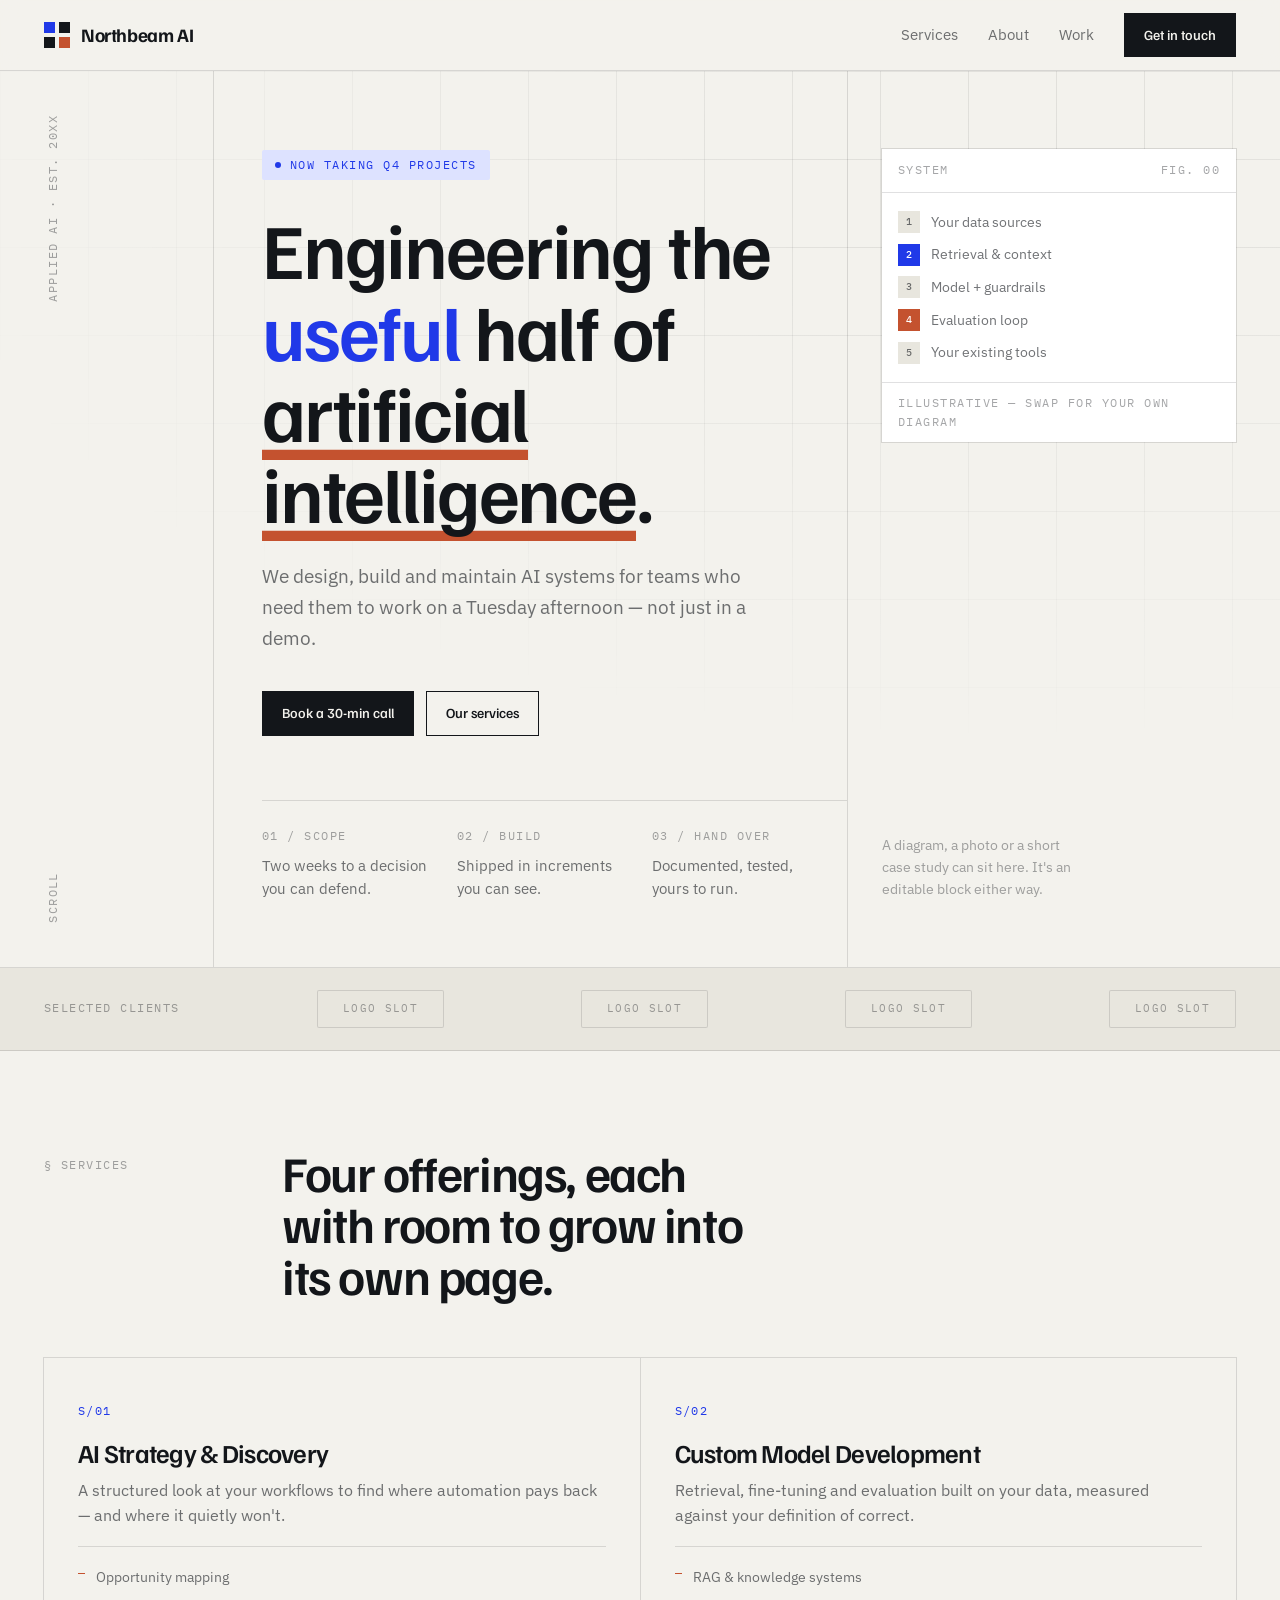
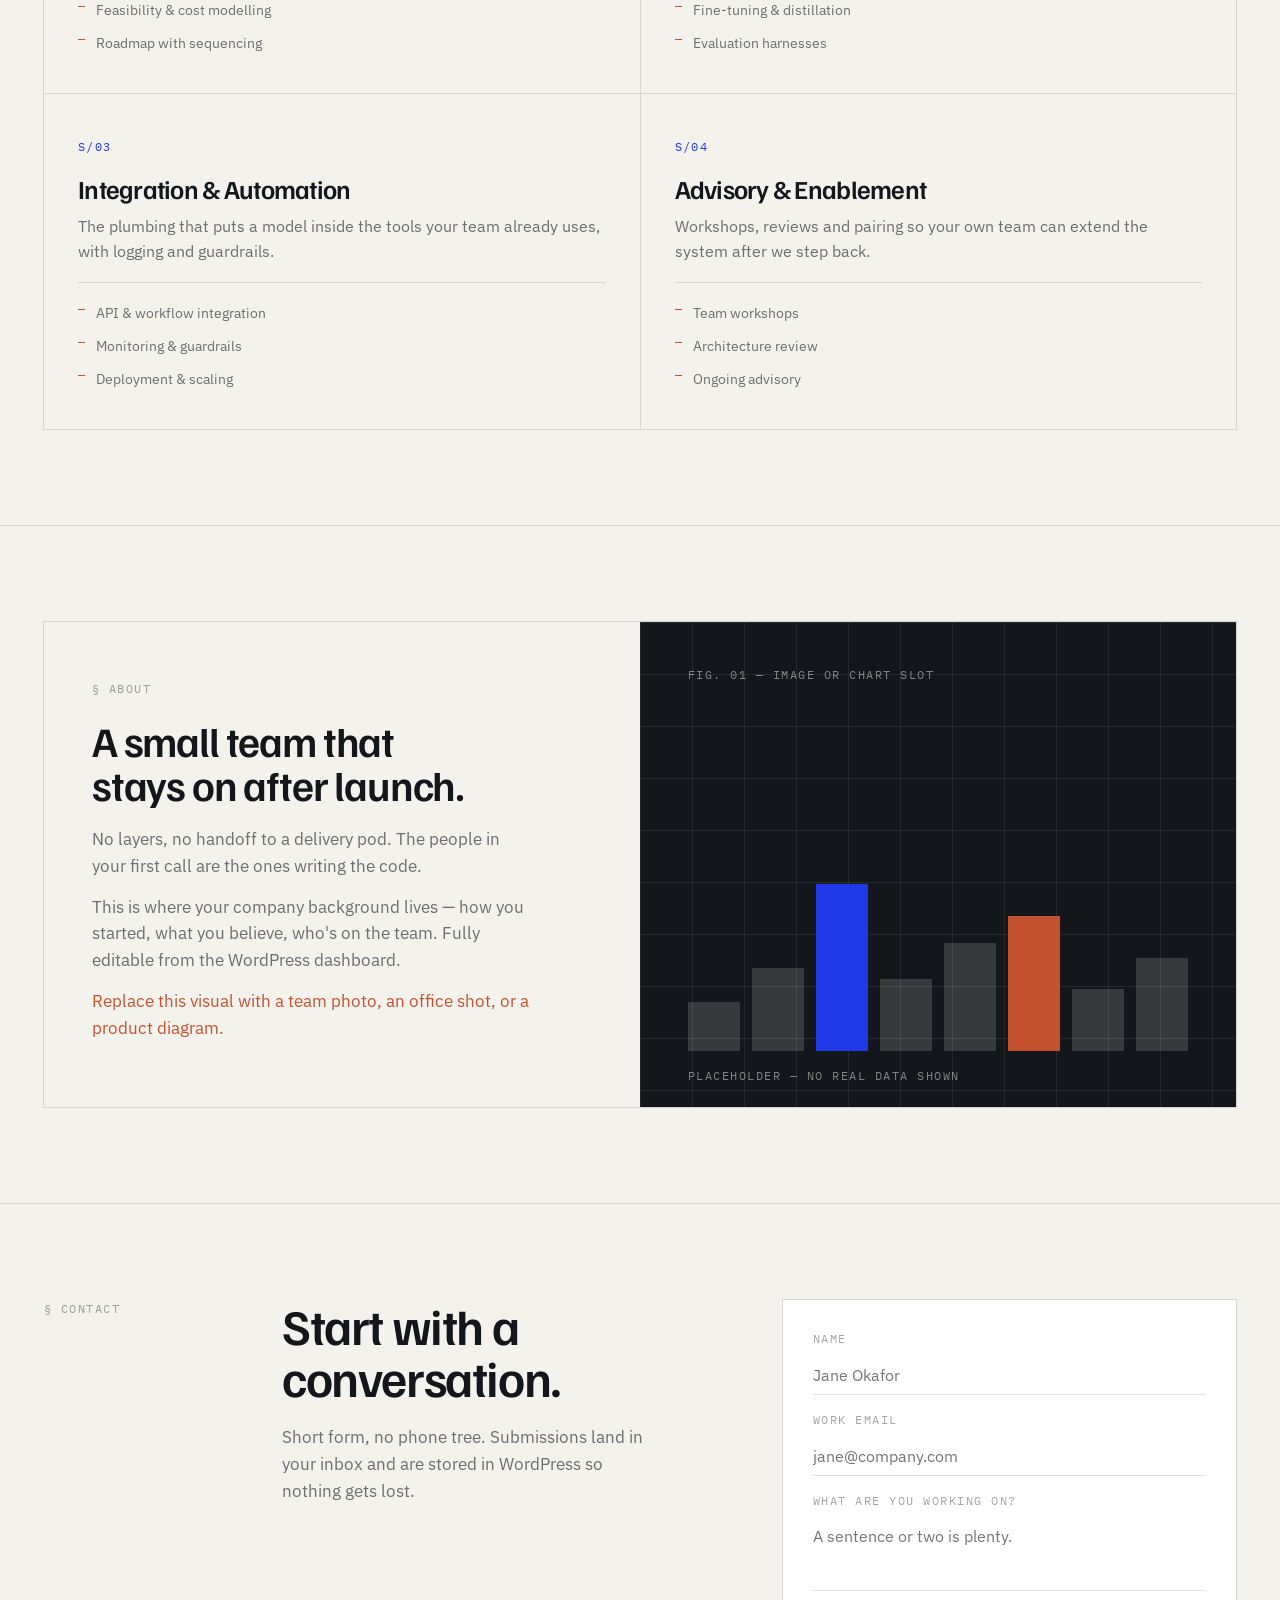
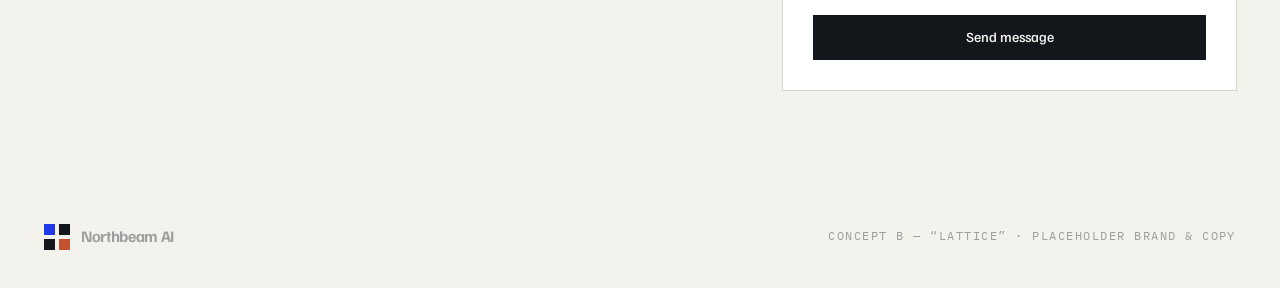
<file: b-lattice.html>
<!DOCTYPE html>
<html lang="en">
<head>
<meta charset="utf-8">
<meta name="viewport" content="width=device-width, initial-scale=1">
<title>Concept B — Lattice | AI/Tech site concept</title>
<link rel="preconnect" href="https://fonts.googleapis.com">
<link rel="preconnect" href="https://fonts.gstatic.com" crossorigin>
<link href="https://fonts.googleapis.com/css2?family=Familjen+Grotesk:wght@400;500;600;700&family=IBM+Plex+Mono:wght@400;500&family=IBM+Plex+Sans:wght@400;500&display=swap" rel="stylesheet">
<style>
:root{
  --paper:#F3F2ED;
  --paper-2:#E8E6DE;
  --ink:#13161A;
  --ink-60:rgba(19,22,26,.60);
  --ink-38:rgba(19,22,26,.38);
  --rule:rgba(19,22,26,.13);
  --blue:#2039E8;
  --blue-wash:#DDE2FF;
  --clay:#C4522F;
  --max:1280px;
}
*{box-sizing:border-box;margin:0;padding:0}
html{scroll-behavior:smooth}
body{
  background:var(--paper);color:var(--ink);
  font-family:'IBM Plex Sans',sans-serif;font-size:16.5px;line-height:1.62;
  -webkit-font-smoothing:antialiased;overflow-x:hidden;
}
.wrap{max-width:var(--max);margin:0 auto;padding:0 44px}
.mono{font-family:'IBM Plex Mono',monospace;font-size:11.5px;letter-spacing:.13em;text-transform:uppercase}
h1,h2,h3{font-family:'Familjen Grotesk',sans-serif;font-weight:600;letter-spacing:-.028em;line-height:1.04}

/* ---- nav ---- */
nav{position:sticky;top:0;z-index:30;background:rgba(243,242,237,.9);backdrop-filter:blur(10px);border-bottom:1px solid var(--rule)}
.nav-in{display:flex;align-items:center;justify-content:space-between;height:70px}
.logo{display:flex;align-items:center;gap:11px;font-family:'Familjen Grotesk',sans-serif;font-weight:700;font-size:19px;letter-spacing:-.02em}
.mark{width:26px;height:26px;position:relative;flex:none}
.mark span{position:absolute;background:var(--ink)}
.mark span:nth-child(1){left:0;top:0;width:11px;height:11px;background:var(--blue)}
.mark span:nth-child(2){right:0;top:0;width:11px;height:11px}
.mark span:nth-child(3){left:0;bottom:0;width:11px;height:11px}
.mark span:nth-child(4){right:0;bottom:0;width:11px;height:11px;background:var(--clay)}
.nav-links{display:flex;gap:30px;align-items:center;font-size:15px}
.nav-links a{color:var(--ink-60);text-decoration:none;transition:color .2s}
.nav-links a:hover{color:var(--blue)}
.btn{background:var(--ink);color:var(--paper);padding:11px 20px;text-decoration:none;font-size:14px;font-weight:500;font-family:'Familjen Grotesk',sans-serif;transition:background .25s}
.btn:hover{background:var(--blue)}
.btn-ghost{background:transparent;color:var(--ink);box-shadow:inset 0 0 0 1px var(--ink)}
.btn-ghost:hover{background:var(--ink);color:var(--paper)}
.nav-links a.btn{color:var(--paper)}

/* ---- hero ---- */
header{border-bottom:1px solid var(--rule);position:relative;overflow:hidden}
.plot{
  position:absolute;inset:0;
  background-image:linear-gradient(var(--rule) 1px,transparent 1px),linear-gradient(90deg,var(--rule) 1px,transparent 1px);
  background-size:88px 88px;opacity:.75;
  -webkit-mask-image:radial-gradient(120% 90% at 78% 12%,#000,transparent 72%);
          mask-image:radial-gradient(120% 90% at 78% 12%,#000,transparent 72%);
}
.hero{position:relative;display:grid;grid-template-columns:170px 1.3fr .8fr;gap:0;min-height:560px}
.rail{border-right:1px solid var(--rule);padding:44px 0 44px 0;display:flex;flex-direction:column;justify-content:space-between}
.rail .mono{color:var(--ink-38);writing-mode:vertical-rl;transform:rotate(180deg)}
.hero-main{padding:78px 0 66px 48px}
.tag{display:inline-flex;align-items:center;gap:9px;background:var(--blue-wash);color:var(--blue);padding:6px 13px;border-radius:2px}
.tag i{width:6px;height:6px;background:var(--blue);border-radius:50%;font-style:normal}
h1{font-size:clamp(46px,6.1vw,86px);margin:28px 0 0;max-width:15ch}
h1 span{color:var(--blue)}
h1 u{text-decoration:none;box-shadow:inset 0 -.13em 0 var(--clay)}
.lede{margin-top:28px;max-width:46ch;font-size:19px;color:var(--ink-60)}
.hero-cta{margin-top:38px;display:flex;gap:12px;flex-wrap:wrap}
.hero-meta{display:grid;grid-template-columns:repeat(3,1fr);border-top:1px solid var(--rule);margin-top:64px}
.hero-meta div{padding:20px 18px 0 0}
.hero-meta .mono{color:var(--ink-38)}
.hero-meta p{font-size:14.5px;margin-top:6px;color:var(--ink-60)}
/* hero right panel */
.hero-aside{border-left:1px solid var(--rule);padding:78px 0 66px 34px;display:flex;flex-direction:column;justify-content:space-between}
.panel{box-shadow:0 0 0 1px var(--rule);background:#fff}
.panel .ph{padding:12px 16px;border-bottom:1px solid var(--rule);display:flex;justify-content:space-between;color:var(--ink-38)}
.panel .pb{padding:18px 16px}
.stack{display:flex;flex-direction:column;gap:10px}
.node{display:flex;align-items:center;gap:11px;font-size:14px}
.node b{width:22px;height:22px;flex:none;display:grid;place-items:center;font-family:'IBM Plex Mono',monospace;font-size:10px;background:var(--paper-2);color:var(--ink-60);font-weight:500}
.node:nth-child(2) b{background:var(--blue);color:#fff}
.node:nth-child(4) b{background:var(--clay);color:#fff}
.node em{font-style:normal;color:var(--ink-60)}
.panel .pf{border-top:1px solid var(--rule);padding:11px 16px;color:var(--ink-38)}
.aside-note{margin-top:22px;font-size:13.5px;color:var(--ink-38);max-width:26ch}

/* ---- logos ---- */
.logos{border-bottom:1px solid var(--rule);background:var(--paper-2)}
.logos-in{display:flex;align-items:center;gap:26px;padding:22px 44px;flex-wrap:wrap;justify-content:space-between}
.logos .mono{color:var(--ink-38)}
.slot{box-shadow:inset 0 0 0 1px var(--rule);border-radius:2px;padding:10px 26px;color:var(--ink-38);font-family:'IBM Plex Mono',monospace;font-size:11px;letter-spacing:.12em}

/* ---- sections ---- */
section{padding:96px 0;border-bottom:1px solid var(--rule)}
.head{display:grid;grid-template-columns:190px 1fr;gap:48px;margin-bottom:56px}
.head h2{font-size:clamp(32px,3.9vw,50px);max-width:18ch}
.head .mono{color:var(--ink-38);padding-top:9px}
.cards{display:grid;grid-template-columns:repeat(2,1fr);gap:1px;background:var(--rule);box-shadow:0 0 0 1px var(--rule)}
.card{background:var(--paper);padding:38px 34px 34px;position:relative;transition:background .3s,transform .3s}
.card:hover{background:#fff}
.card .num{font-family:'IBM Plex Mono',monospace;font-size:11.5px;letter-spacing:.13em;color:var(--blue)}
.card h3{font-size:26px;margin:16px 0 12px}
.card p{color:var(--ink-60);font-size:15.5px}
.card ul{list-style:none;margin-top:18px;border-top:1px solid var(--rule);padding-top:14px}
.card li{font-size:14px;color:var(--ink-60);padding:5px 0 5px 18px;position:relative}
.card li::before{content:'';position:absolute;left:0;top:12px;width:7px;height:1px;background:var(--clay)}
.card::after{content:'';position:absolute;left:0;bottom:0;height:3px;width:0;background:var(--blue);transition:width .4s}
.card:hover::after{width:100%}

/* ---- about split ---- */
.split{display:grid;grid-template-columns:1fr 1fr;gap:0;align-items:stretch;box-shadow:0 0 0 1px var(--rule)}
.split-txt{padding:52px 48px;background:var(--paper)}
.split-txt h2{font-size:clamp(30px,3.4vw,42px);margin:18px 0 20px;max-width:16ch}
.split-txt p{color:var(--ink-60);margin-bottom:14px;max-width:44ch}
.split-vis{background:var(--ink);position:relative;overflow:hidden;min-height:380px;color:var(--paper)}
.split-vis .plot2{position:absolute;inset:0;background-image:linear-gradient(rgba(243,242,237,.09) 1px,transparent 1px),linear-gradient(90deg,rgba(243,242,237,.09) 1px,transparent 1px);background-size:52px 52px}
.bars{position:absolute;left:48px;right:48px;bottom:56px;display:flex;align-items:flex-end;gap:12px;height:190px}
.bars i{flex:1;background:rgba(243,242,237,.16);display:block}
.bars i:nth-child(3){background:var(--blue)}
.bars i:nth-child(6){background:var(--clay)}
.vis-tag{position:absolute;left:48px;top:44px;color:rgba(243,242,237,.5)}
.vis-cap{position:absolute;left:48px;bottom:22px;color:rgba(243,242,237,.5)}

/* ---- contact ---- */
.contact{display:grid;grid-template-columns:190px 1fr 1fr;gap:48px;align-items:start}
.contact h2{font-size:clamp(32px,3.9vw,50px);max-width:12ch}
.contact p{color:var(--ink-60);margin-top:20px;max-width:38ch}
.form{box-shadow:0 0 0 1px var(--rule);background:#fff;padding:30px}
.field{margin-bottom:16px}
.field label{display:block;color:var(--ink-38);margin-bottom:7px}
.field input,.field textarea{width:100%;border:0;border-bottom:1px solid var(--rule);background:transparent;padding:9px 0;font-family:'IBM Plex Sans',sans-serif;font-size:15.5px;color:var(--ink)}
.field textarea{resize:none;height:74px}
.field input:focus,.field textarea:focus{outline:0;border-bottom-color:var(--blue)}
.form .btn{width:100%;text-align:center;margin-top:8px;display:block}

footer{padding:38px 0;color:var(--ink-38)}
.foot{display:flex;justify-content:space-between;gap:20px;flex-wrap:wrap;align-items:center}

@media(max-width:900px){
  .wrap{padding:0 22px}
  .nav-links a:not(.btn){display:none}
  .hero{grid-template-columns:1fr}
  .rail{display:none}
  .hero-aside{border-left:0;border-top:1px solid var(--rule);padding:28px 0 40px}
  .aside-note{max-width:none}
  .hero-main{padding:52px 0 48px}
  .hero-meta{grid-template-columns:1fr}
  .hero-meta div{border-bottom:1px solid var(--rule);padding-bottom:18px}
  .head,.contact{grid-template-columns:1fr;gap:20px}
  .cards,.split{grid-template-columns:1fr}
  .split-txt{padding:36px 24px}
  section{padding:64px 0}
}
</style>
</head>
<body>

<nav><div class="wrap nav-in">
  <div class="logo"><span class="mark"><span></span><span></span><span></span><span></span></span>Northbeam AI</div>
  <div class="nav-links">
    <a href="#">Services</a><a href="#">About</a><a href="#">Work</a><a href="#" class="btn">Get in touch</a>
  </div>
</div></nav>

<header>
  <div class="plot"></div>
  <div class="wrap hero">
    <div class="rail"><span class="mono">Applied AI · Est. 20XX</span><span class="mono">Scroll</span></div>
    <div class="hero-main">
      <span class="tag mono"><i></i>Now taking Q4 projects</span>
      <h1>Engineering the <span>useful</span> half of <u>artificial intelligence</u>.</h1>
      <p class="lede">We design, build and maintain AI systems for teams who need them to work on a Tuesday afternoon — not just in a demo.</p>
      <div class="hero-cta"><a href="#" class="btn">Book a 30-min call</a><a href="#" class="btn btn-ghost">Our services</a></div>
      <div class="hero-meta">
        <div><span class="mono">01 / Scope</span><p>Two weeks to a decision you can defend.</p></div>
        <div><span class="mono">02 / Build</span><p>Shipped in increments you can see.</p></div>
        <div><span class="mono">03 / Hand over</span><p>Documented, tested, yours to run.</p></div>
      </div>
    </div>
    <aside class="hero-aside">
      <div class="panel">
        <div class="ph"><span class="mono">System</span><span class="mono">Fig. 00</span></div>
        <div class="pb stack">
          <div class="node"><b>1</b><em>Your data sources</em></div>
          <div class="node"><b>2</b><em>Retrieval &amp; context</em></div>
          <div class="node"><b>3</b><em>Model + guardrails</em></div>
          <div class="node"><b>4</b><em>Evaluation loop</em></div>
          <div class="node"><b>5</b><em>Your existing tools</em></div>
        </div>
        <div class="pf mono">Illustrative — swap for your own diagram</div>
      </div>
      <p class="aside-note">A diagram, a photo or a short case study can sit here. It's an editable block either way.</p>
    </aside>
  </div>
</header>

<div class="logos"><div class="wrap logos-in">
  <span class="mono">Selected clients</span>
  <span class="slot">LOGO SLOT</span><span class="slot">LOGO SLOT</span><span class="slot">LOGO SLOT</span><span class="slot">LOGO SLOT</span>
</div></div>

<section><div class="wrap">
  <div class="head"><span class="mono">§ Services</span><h2>Four offerings, each with room to grow into its own page.</h2></div>
  <div class="cards">
    <div class="card"><span class="num">S/01</span><h3>AI Strategy &amp; Discovery</h3><p>A structured look at your workflows to find where automation pays back — and where it quietly won't.</p><ul><li>Opportunity mapping</li><li>Feasibility &amp; cost modelling</li><li>Roadmap with sequencing</li></ul></div>
    <div class="card"><span class="num">S/02</span><h3>Custom Model Development</h3><p>Retrieval, fine-tuning and evaluation built on your data, measured against your definition of correct.</p><ul><li>RAG &amp; knowledge systems</li><li>Fine-tuning &amp; distillation</li><li>Evaluation harnesses</li></ul></div>
    <div class="card"><span class="num">S/03</span><h3>Integration &amp; Automation</h3><p>The plumbing that puts a model inside the tools your team already uses, with logging and guardrails.</p><ul><li>API &amp; workflow integration</li><li>Monitoring &amp; guardrails</li><li>Deployment &amp; scaling</li></ul></div>
    <div class="card"><span class="num">S/04</span><h3>Advisory &amp; Enablement</h3><p>Workshops, reviews and pairing so your own team can extend the system after we step back.</p><ul><li>Team workshops</li><li>Architecture review</li><li>Ongoing advisory</li></ul></div>
  </div>
</div></section>

<section><div class="wrap">
  <div class="split">
    <div class="split-txt">
      <span class="mono" style="color:var(--ink-38)">§ About</span>
      <h2>A small team that stays on after launch.</h2>
      <p>No layers, no handoff to a delivery pod. The people in your first call are the ones writing the code.</p>
      <p>This is where your company background lives — how you started, what you believe, who's on the team. Fully editable from the WordPress dashboard.</p>
      <p style="color:var(--clay)">Replace this visual with a team photo, an office shot, or a product diagram.</p>
    </div>
    <div class="split-vis">
      <div class="plot2"></div>
      <span class="vis-tag mono">Fig. 01 — image or chart slot</span>
      <div class="bars"><i style="height:26%"></i><i style="height:44%"></i><i style="height:88%"></i><i style="height:38%"></i><i style="height:57%"></i><i style="height:71%"></i><i style="height:33%"></i><i style="height:49%"></i></div>
      <span class="vis-cap mono">Placeholder — no real data shown</span>
    </div>
  </div>
</div></section>

<section style="border-bottom:0"><div class="wrap contact">
  <span class="mono" style="color:var(--ink-38)">§ Contact</span>
  <div>
    <h2>Start with a conversation.</h2>
    <p>Short form, no phone tree. Submissions land in your inbox and are stored in WordPress so nothing gets lost.</p>
  </div>
  <div class="form">
    <div class="field"><label class="mono">Name</label><input placeholder="Jane Okafor"></div>
    <div class="field"><label class="mono">Work email</label><input placeholder="jane@company.com"></div>
    <div class="field"><label class="mono">What are you working on?</label><textarea placeholder="A sentence or two is plenty."></textarea></div>
    <a href="#" class="btn">Send message</a>
  </div>
</div></section>

<footer><div class="wrap foot">
  <div class="logo" style="font-size:16px"><span class="mark"><span></span><span></span><span></span><span></span></span>Northbeam AI</div>
  <span class="mono">Concept B — “Lattice” · placeholder brand &amp; copy</span>
</div></footer>

</body>
</html>
</file>
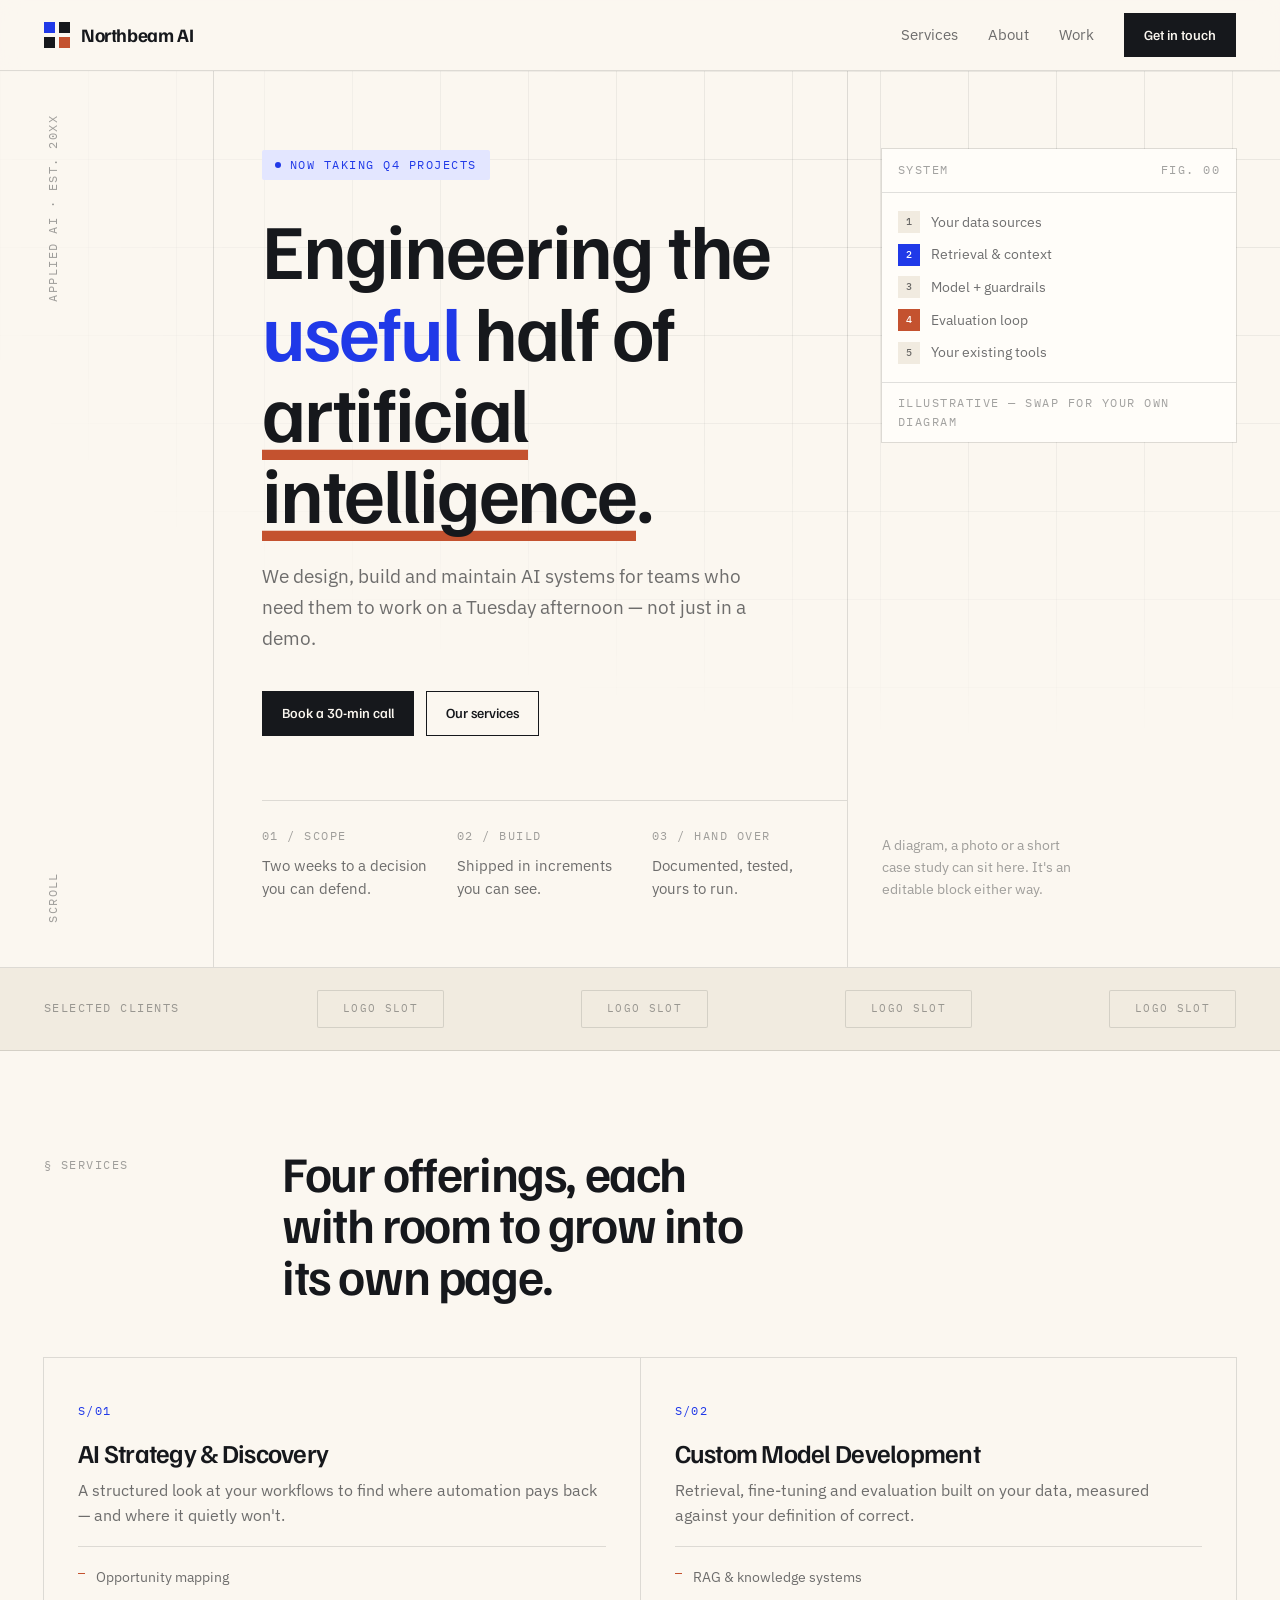
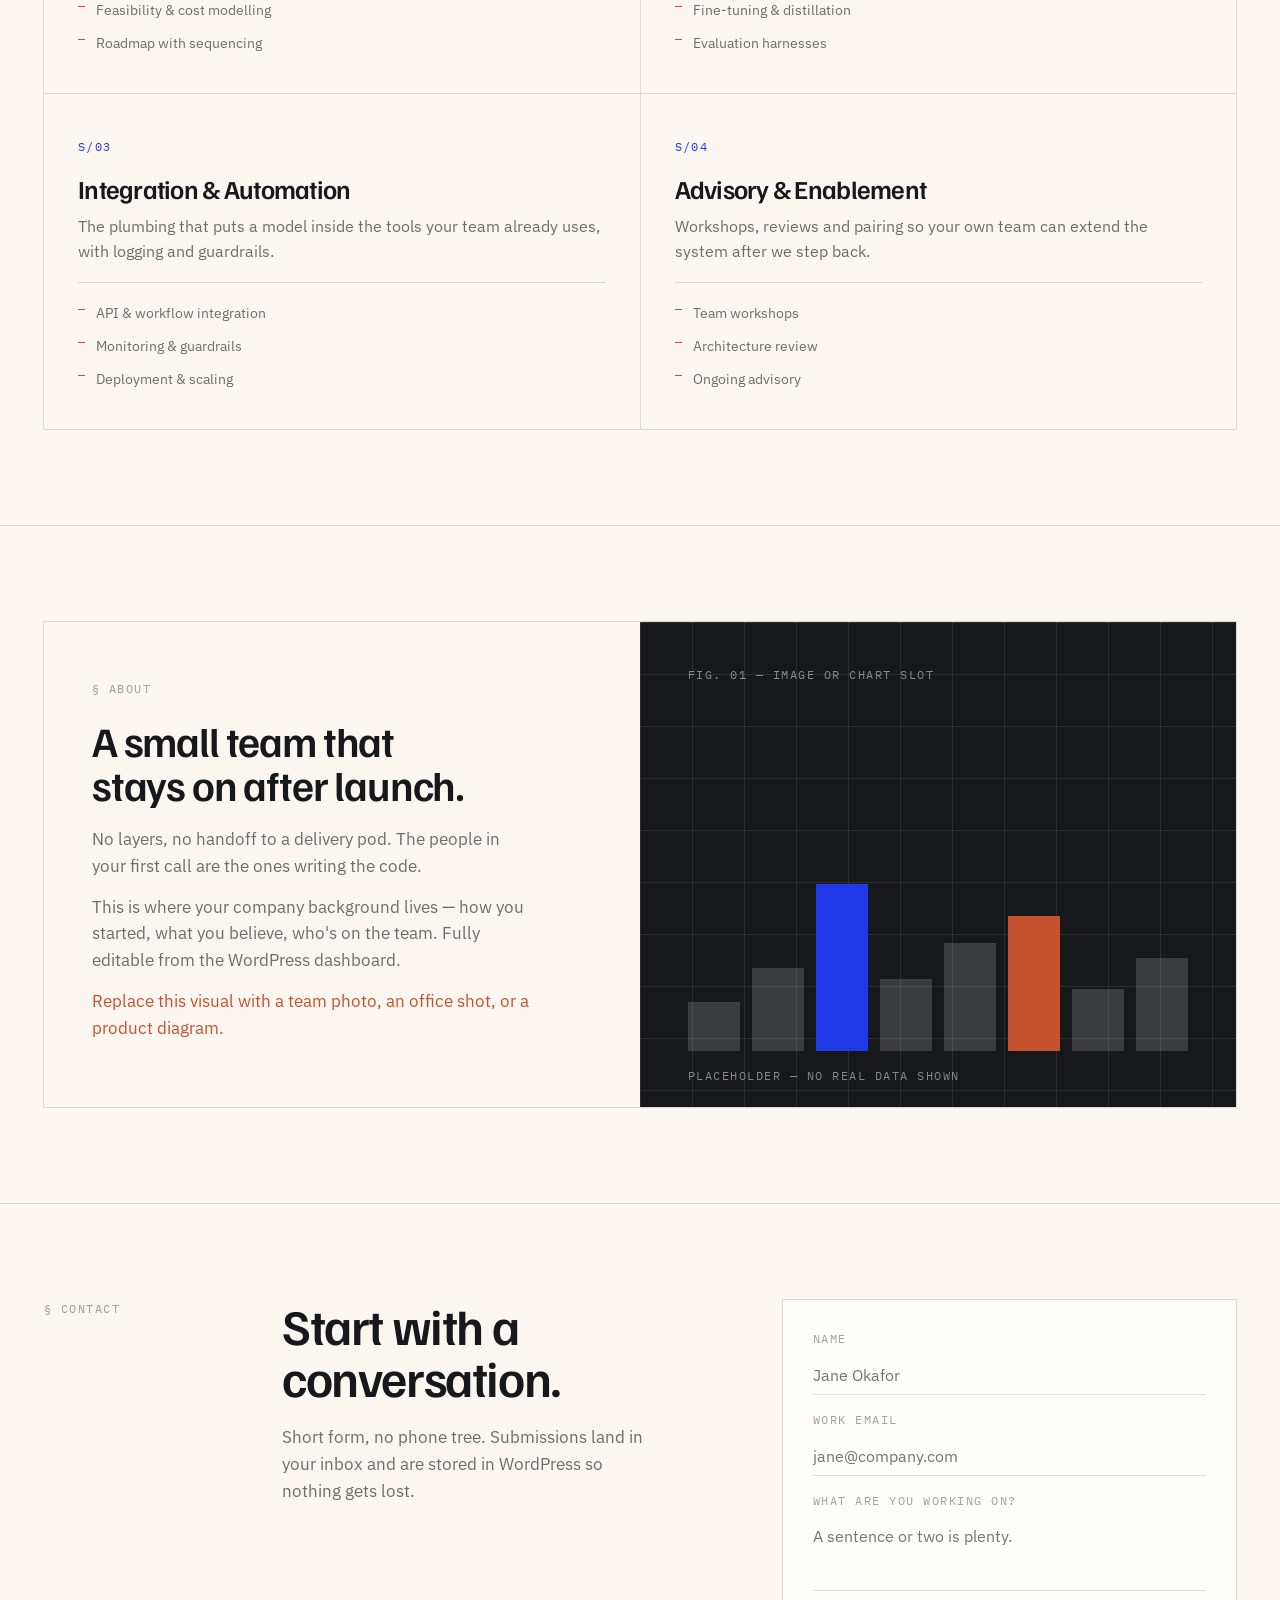
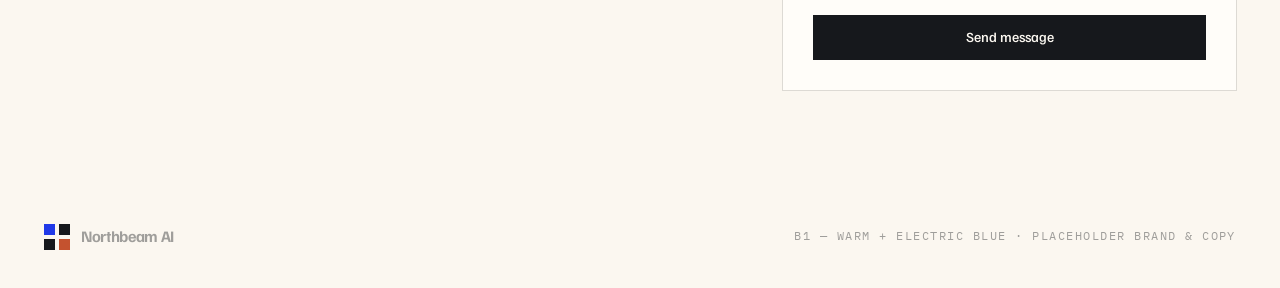
<file: b1-warm-blue.html>
<!DOCTYPE html>
<html lang="en">
<head>
<meta charset="utf-8">
<meta name="viewport" content="width=device-width, initial-scale=1">
<title>B1 - Warm + Electric Blue | AI/Tech site concept</title>
<link rel="preconnect" href="https://fonts.googleapis.com">
<link rel="preconnect" href="https://fonts.gstatic.com" crossorigin>
<link href="https://fonts.googleapis.com/css2?family=Familjen+Grotesk:wght@400;500;600;700&family=IBM+Plex+Mono:wght@400;500&family=IBM+Plex+Sans:wght@400;500&display=swap" rel="stylesheet">
<style>
:root{
  --paper:#F3F2ED;
  --paper-2:#E8E6DE;
  --ink:#13161A;
  --ink-60:rgba(19,22,26,.60);
  --ink-38:rgba(19,22,26,.38);
  --rule:rgba(19,22,26,.13);
  --blue:#2039E8;
  --blue-wash:#DDE2FF;
  --clay:#C4522F;
  --max:1280px;
  --paper-rgb:243,242,237;
  --surface:#fff;
  --on-accent:#fff;
  --deep:#13161A;
  --bar-hi:var(--blue);
}
*{box-sizing:border-box;margin:0;padding:0}
html{scroll-behavior:smooth}
body{
  background:var(--paper);color:var(--ink);
  font-family:'IBM Plex Sans',sans-serif;font-size:16.5px;line-height:1.62;
  -webkit-font-smoothing:antialiased;overflow-x:hidden;
}
.wrap{max-width:var(--max);margin:0 auto;padding:0 44px}
.mono{font-family:'IBM Plex Mono',monospace;font-size:11.5px;letter-spacing:.13em;text-transform:uppercase}
h1,h2,h3{font-family:'Familjen Grotesk',sans-serif;font-weight:600;letter-spacing:-.028em;line-height:1.04}

/* ---- nav ---- */
nav{position:sticky;top:0;z-index:30;background:rgba(var(--paper-rgb),.9);backdrop-filter:blur(10px);border-bottom:1px solid var(--rule)}
.nav-in{display:flex;align-items:center;justify-content:space-between;height:70px}
.logo{display:flex;align-items:center;gap:11px;font-family:'Familjen Grotesk',sans-serif;font-weight:700;font-size:19px;letter-spacing:-.02em}
.mark{width:26px;height:26px;position:relative;flex:none}
.mark span{position:absolute;background:var(--ink)}
.mark span:nth-child(1){left:0;top:0;width:11px;height:11px;background:var(--blue)}
.mark span:nth-child(2){right:0;top:0;width:11px;height:11px}
.mark span:nth-child(3){left:0;bottom:0;width:11px;height:11px}
.mark span:nth-child(4){right:0;bottom:0;width:11px;height:11px;background:var(--clay)}
.nav-links{display:flex;gap:30px;align-items:center;font-size:15px}
.nav-links a{color:var(--ink-60);text-decoration:none;transition:color .2s}
.nav-links a:hover{color:var(--blue)}
.btn{background:var(--ink);color:var(--paper);padding:11px 20px;text-decoration:none;font-size:14px;font-weight:500;font-family:'Familjen Grotesk',sans-serif;transition:background .25s}
.btn:hover{background:var(--blue)}
.btn-ghost{background:transparent;color:var(--ink);box-shadow:inset 0 0 0 1px var(--ink)}
.btn-ghost:hover{background:var(--ink);color:var(--paper)}
.nav-links a.btn{color:var(--paper)}

/* ---- hero ---- */
header{border-bottom:1px solid var(--rule);position:relative;overflow:hidden}
.plot{
  position:absolute;inset:0;
  background-image:linear-gradient(var(--rule) 1px,transparent 1px),linear-gradient(90deg,var(--rule) 1px,transparent 1px);
  background-size:88px 88px;opacity:.75;
  -webkit-mask-image:radial-gradient(120% 90% at 78% 12%,#000,transparent 72%);
          mask-image:radial-gradient(120% 90% at 78% 12%,#000,transparent 72%);
}
.hero{position:relative;display:grid;grid-template-columns:170px 1.3fr .8fr;gap:0;min-height:560px}
.rail{border-right:1px solid var(--rule);padding:44px 0 44px 0;display:flex;flex-direction:column;justify-content:space-between}
.rail .mono{color:var(--ink-38);writing-mode:vertical-rl;transform:rotate(180deg)}
.hero-main{padding:78px 0 66px 48px}
.tag{display:inline-flex;align-items:center;gap:9px;background:var(--blue-wash);color:var(--blue);padding:6px 13px;border-radius:2px}
.tag i{width:6px;height:6px;background:var(--blue);border-radius:50%;font-style:normal}
h1{font-size:clamp(46px,6.1vw,86px);margin:28px 0 0;max-width:15ch}
h1 span{color:var(--blue)}
h1 u{text-decoration:none;box-shadow:inset 0 -.13em 0 var(--clay)}
.lede{margin-top:28px;max-width:46ch;font-size:19px;color:var(--ink-60)}
.hero-cta{margin-top:38px;display:flex;gap:12px;flex-wrap:wrap}
.hero-meta{display:grid;grid-template-columns:repeat(3,1fr);border-top:1px solid var(--rule);margin-top:64px}
.hero-meta div{padding:20px 18px 0 0}
.hero-meta .mono{color:var(--ink-38)}
.hero-meta p{font-size:14.5px;margin-top:6px;color:var(--ink-60)}
/* hero right panel */
.hero-aside{border-left:1px solid var(--rule);padding:78px 0 66px 34px;display:flex;flex-direction:column;justify-content:space-between}
.panel{box-shadow:0 0 0 1px var(--rule);background:var(--surface)}
.panel .ph{padding:12px 16px;border-bottom:1px solid var(--rule);display:flex;justify-content:space-between;color:var(--ink-38)}
.panel .pb{padding:18px 16px}
.stack{display:flex;flex-direction:column;gap:10px}
.node{display:flex;align-items:center;gap:11px;font-size:14px}
.node b{width:22px;height:22px;flex:none;display:grid;place-items:center;font-family:'IBM Plex Mono',monospace;font-size:10px;background:var(--paper-2);color:var(--ink-60);font-weight:500}
.node:nth-child(2) b{background:var(--blue);color:var(--on-accent)}
.node:nth-child(4) b{background:var(--clay);color:var(--on-accent)}
.node em{font-style:normal;color:var(--ink-60)}
.panel .pf{border-top:1px solid var(--rule);padding:11px 16px;color:var(--ink-38)}
.aside-note{margin-top:22px;font-size:13.5px;color:var(--ink-38);max-width:26ch}

/* ---- logos ---- */
.logos{border-bottom:1px solid var(--rule);background:var(--paper-2)}
.logos-in{display:flex;align-items:center;gap:26px;padding:22px 44px;flex-wrap:wrap;justify-content:space-between}
.logos .mono{color:var(--ink-38)}
.slot{box-shadow:inset 0 0 0 1px var(--rule);border-radius:2px;padding:10px 26px;color:var(--ink-38);font-family:'IBM Plex Mono',monospace;font-size:11px;letter-spacing:.12em}

/* ---- sections ---- */
section{padding:96px 0;border-bottom:1px solid var(--rule)}
.head{display:grid;grid-template-columns:190px 1fr;gap:48px;margin-bottom:56px}
.head h2{font-size:clamp(32px,3.9vw,50px);max-width:18ch}
.head .mono{color:var(--ink-38);padding-top:9px}
.cards{display:grid;grid-template-columns:repeat(2,1fr);gap:1px;background:var(--rule);box-shadow:0 0 0 1px var(--rule)}
.card{background:var(--paper);padding:38px 34px 34px;position:relative;transition:background .3s,transform .3s}
.card:hover{background:var(--surface)}
.card .num{font-family:'IBM Plex Mono',monospace;font-size:11.5px;letter-spacing:.13em;color:var(--blue)}
.card h3{font-size:26px;margin:16px 0 12px}
.card p{color:var(--ink-60);font-size:15.5px}
.card ul{list-style:none;margin-top:18px;border-top:1px solid var(--rule);padding-top:14px}
.card li{font-size:14px;color:var(--ink-60);padding:5px 0 5px 18px;position:relative}
.card li::before{content:'';position:absolute;left:0;top:12px;width:7px;height:1px;background:var(--clay)}
.card::after{content:'';position:absolute;left:0;bottom:0;height:3px;width:0;background:var(--blue);transition:width .4s}
.card:hover::after{width:100%}

/* ---- about split ---- */
.split{display:grid;grid-template-columns:1fr 1fr;gap:0;align-items:stretch;box-shadow:0 0 0 1px var(--rule)}
.split-txt{padding:52px 48px;background:var(--paper)}
.split-txt h2{font-size:clamp(30px,3.4vw,42px);margin:18px 0 20px;max-width:16ch}
.split-txt p{color:var(--ink-60);margin-bottom:14px;max-width:44ch}
.split-vis{background:var(--deep);position:relative;overflow:hidden;min-height:380px;color:var(--paper)}
.split-vis .plot2{position:absolute;inset:0;background-image:linear-gradient(rgba(var(--paper-rgb),.09) 1px,transparent 1px),linear-gradient(90deg,rgba(var(--paper-rgb),.09) 1px,transparent 1px);background-size:52px 52px}
.bars{position:absolute;left:48px;right:48px;bottom:56px;display:flex;align-items:flex-end;gap:12px;height:190px}
.bars i{flex:1;background:rgba(var(--paper-rgb),.16);display:block}
.bars i:nth-child(3){background:var(--bar-hi)}
.bars i:nth-child(6){background:var(--clay)}
.vis-tag{position:absolute;left:48px;top:44px;color:rgba(var(--paper-rgb),.5)}
.vis-cap{position:absolute;left:48px;bottom:22px;color:rgba(var(--paper-rgb),.5)}

/* ---- contact ---- */
.contact{display:grid;grid-template-columns:190px 1fr 1fr;gap:48px;align-items:start}
.contact h2{font-size:clamp(32px,3.9vw,50px);max-width:12ch}
.contact p{color:var(--ink-60);margin-top:20px;max-width:38ch}
.form{box-shadow:0 0 0 1px var(--rule);background:var(--surface);padding:30px}
.field{margin-bottom:16px}
.field label{display:block;color:var(--ink-38);margin-bottom:7px}
.field input,.field textarea{width:100%;border:0;border-bottom:1px solid var(--rule);background:transparent;padding:9px 0;font-family:'IBM Plex Sans',sans-serif;font-size:15.5px;color:var(--ink)}
.field textarea{resize:none;height:74px}
.field input:focus,.field textarea:focus{outline:0;border-bottom-color:var(--blue)}
.form .btn{width:100%;text-align:center;margin-top:8px;display:block}

footer{padding:38px 0;color:var(--ink-38)}
.foot{display:flex;justify-content:space-between;gap:20px;flex-wrap:wrap;align-items:center}

@media(max-width:900px){
  .wrap{padding:0 22px}
  .nav-links a:not(.btn){display:none}
  .hero{grid-template-columns:1fr}
  .rail{display:none}
  .hero-aside{border-left:0;border-top:1px solid var(--rule);padding:28px 0 40px}
  .aside-note{max-width:none}
  .hero-main{padding:52px 0 48px}
  .hero-meta{grid-template-columns:1fr}
  .hero-meta div{border-bottom:1px solid var(--rule);padding-bottom:18px}
  .head,.contact{grid-template-columns:1fr;gap:20px}
  .cards,.split{grid-template-columns:1fr}
  .split-txt{padding:36px 24px}
  section{padding:64px 0}
}
:root{
  --paper:#FBF7F0; --paper-2:#F1EBE0; --paper-rgb:251,247,240;
  --ink:#16181C; --ink-60:rgba(22,24,28,.62); --ink-38:rgba(22,24,28,.40);
  --rule:rgba(22,24,28,.13);
  --blue:#2039E8; --blue-wash:#E3E6FF; --clay:#C4522F;
  --deep:#16181C; --surface:#FFFDF9;
}
</style>
</head>
<body>

<nav><div class="wrap nav-in">
  <div class="logo"><span class="mark"><span></span><span></span><span></span><span></span></span>Northbeam AI</div>
  <div class="nav-links">
    <a href="#">Services</a><a href="#">About</a><a href="#">Work</a><a href="#" class="btn">Get in touch</a>
  </div>
</div></nav>

<header>
  <div class="plot"></div>
  <div class="wrap hero">
    <div class="rail"><span class="mono">Applied AI · Est. 20XX</span><span class="mono">Scroll</span></div>
    <div class="hero-main">
      <span class="tag mono"><i></i>Now taking Q4 projects</span>
      <h1>Engineering the <span>useful</span> half of <u>artificial intelligence</u>.</h1>
      <p class="lede">We design, build and maintain AI systems for teams who need them to work on a Tuesday afternoon — not just in a demo.</p>
      <div class="hero-cta"><a href="#" class="btn">Book a 30-min call</a><a href="#" class="btn btn-ghost">Our services</a></div>
      <div class="hero-meta">
        <div><span class="mono">01 / Scope</span><p>Two weeks to a decision you can defend.</p></div>
        <div><span class="mono">02 / Build</span><p>Shipped in increments you can see.</p></div>
        <div><span class="mono">03 / Hand over</span><p>Documented, tested, yours to run.</p></div>
      </div>
    </div>
    <aside class="hero-aside">
      <div class="panel">
        <div class="ph"><span class="mono">System</span><span class="mono">Fig. 00</span></div>
        <div class="pb stack">
          <div class="node"><b>1</b><em>Your data sources</em></div>
          <div class="node"><b>2</b><em>Retrieval &amp; context</em></div>
          <div class="node"><b>3</b><em>Model + guardrails</em></div>
          <div class="node"><b>4</b><em>Evaluation loop</em></div>
          <div class="node"><b>5</b><em>Your existing tools</em></div>
        </div>
        <div class="pf mono">Illustrative — swap for your own diagram</div>
      </div>
      <p class="aside-note">A diagram, a photo or a short case study can sit here. It's an editable block either way.</p>
    </aside>
  </div>
</header>

<div class="logos"><div class="wrap logos-in">
  <span class="mono">Selected clients</span>
  <span class="slot">LOGO SLOT</span><span class="slot">LOGO SLOT</span><span class="slot">LOGO SLOT</span><span class="slot">LOGO SLOT</span>
</div></div>

<section><div class="wrap">
  <div class="head"><span class="mono">§ Services</span><h2>Four offerings, each with room to grow into its own page.</h2></div>
  <div class="cards">
    <div class="card"><span class="num">S/01</span><h3>AI Strategy &amp; Discovery</h3><p>A structured look at your workflows to find where automation pays back — and where it quietly won't.</p><ul><li>Opportunity mapping</li><li>Feasibility &amp; cost modelling</li><li>Roadmap with sequencing</li></ul></div>
    <div class="card"><span class="num">S/02</span><h3>Custom Model Development</h3><p>Retrieval, fine-tuning and evaluation built on your data, measured against your definition of correct.</p><ul><li>RAG &amp; knowledge systems</li><li>Fine-tuning &amp; distillation</li><li>Evaluation harnesses</li></ul></div>
    <div class="card"><span class="num">S/03</span><h3>Integration &amp; Automation</h3><p>The plumbing that puts a model inside the tools your team already uses, with logging and guardrails.</p><ul><li>API &amp; workflow integration</li><li>Monitoring &amp; guardrails</li><li>Deployment &amp; scaling</li></ul></div>
    <div class="card"><span class="num">S/04</span><h3>Advisory &amp; Enablement</h3><p>Workshops, reviews and pairing so your own team can extend the system after we step back.</p><ul><li>Team workshops</li><li>Architecture review</li><li>Ongoing advisory</li></ul></div>
  </div>
</div></section>

<section><div class="wrap">
  <div class="split">
    <div class="split-txt">
      <span class="mono" style="color:var(--ink-38)">§ About</span>
      <h2>A small team that stays on after launch.</h2>
      <p>No layers, no handoff to a delivery pod. The people in your first call are the ones writing the code.</p>
      <p>This is where your company background lives — how you started, what you believe, who's on the team. Fully editable from the WordPress dashboard.</p>
      <p style="color:var(--clay)">Replace this visual with a team photo, an office shot, or a product diagram.</p>
    </div>
    <div class="split-vis">
      <div class="plot2"></div>
      <span class="vis-tag mono">Fig. 01 — image or chart slot</span>
      <div class="bars"><i style="height:26%"></i><i style="height:44%"></i><i style="height:88%"></i><i style="height:38%"></i><i style="height:57%"></i><i style="height:71%"></i><i style="height:33%"></i><i style="height:49%"></i></div>
      <span class="vis-cap mono">Placeholder — no real data shown</span>
    </div>
  </div>
</div></section>

<section style="border-bottom:0"><div class="wrap contact">
  <span class="mono" style="color:var(--ink-38)">§ Contact</span>
  <div>
    <h2>Start with a conversation.</h2>
    <p>Short form, no phone tree. Submissions land in your inbox and are stored in WordPress so nothing gets lost.</p>
  </div>
  <div class="form">
    <div class="field"><label class="mono">Name</label><input placeholder="Jane Okafor"></div>
    <div class="field"><label class="mono">Work email</label><input placeholder="jane@company.com"></div>
    <div class="field"><label class="mono">What are you working on?</label><textarea placeholder="A sentence or two is plenty."></textarea></div>
    <a href="#" class="btn">Send message</a>
  </div>
</div></section>

<footer><div class="wrap foot">
  <div class="logo" style="font-size:16px"><span class="mark"><span></span><span></span><span></span><span></span></span>Northbeam AI</div>
  <span class="mono">B1 — Warm + Electric Blue · placeholder brand &amp; copy</span>
</div></footer>

</body>
</html>
</file>
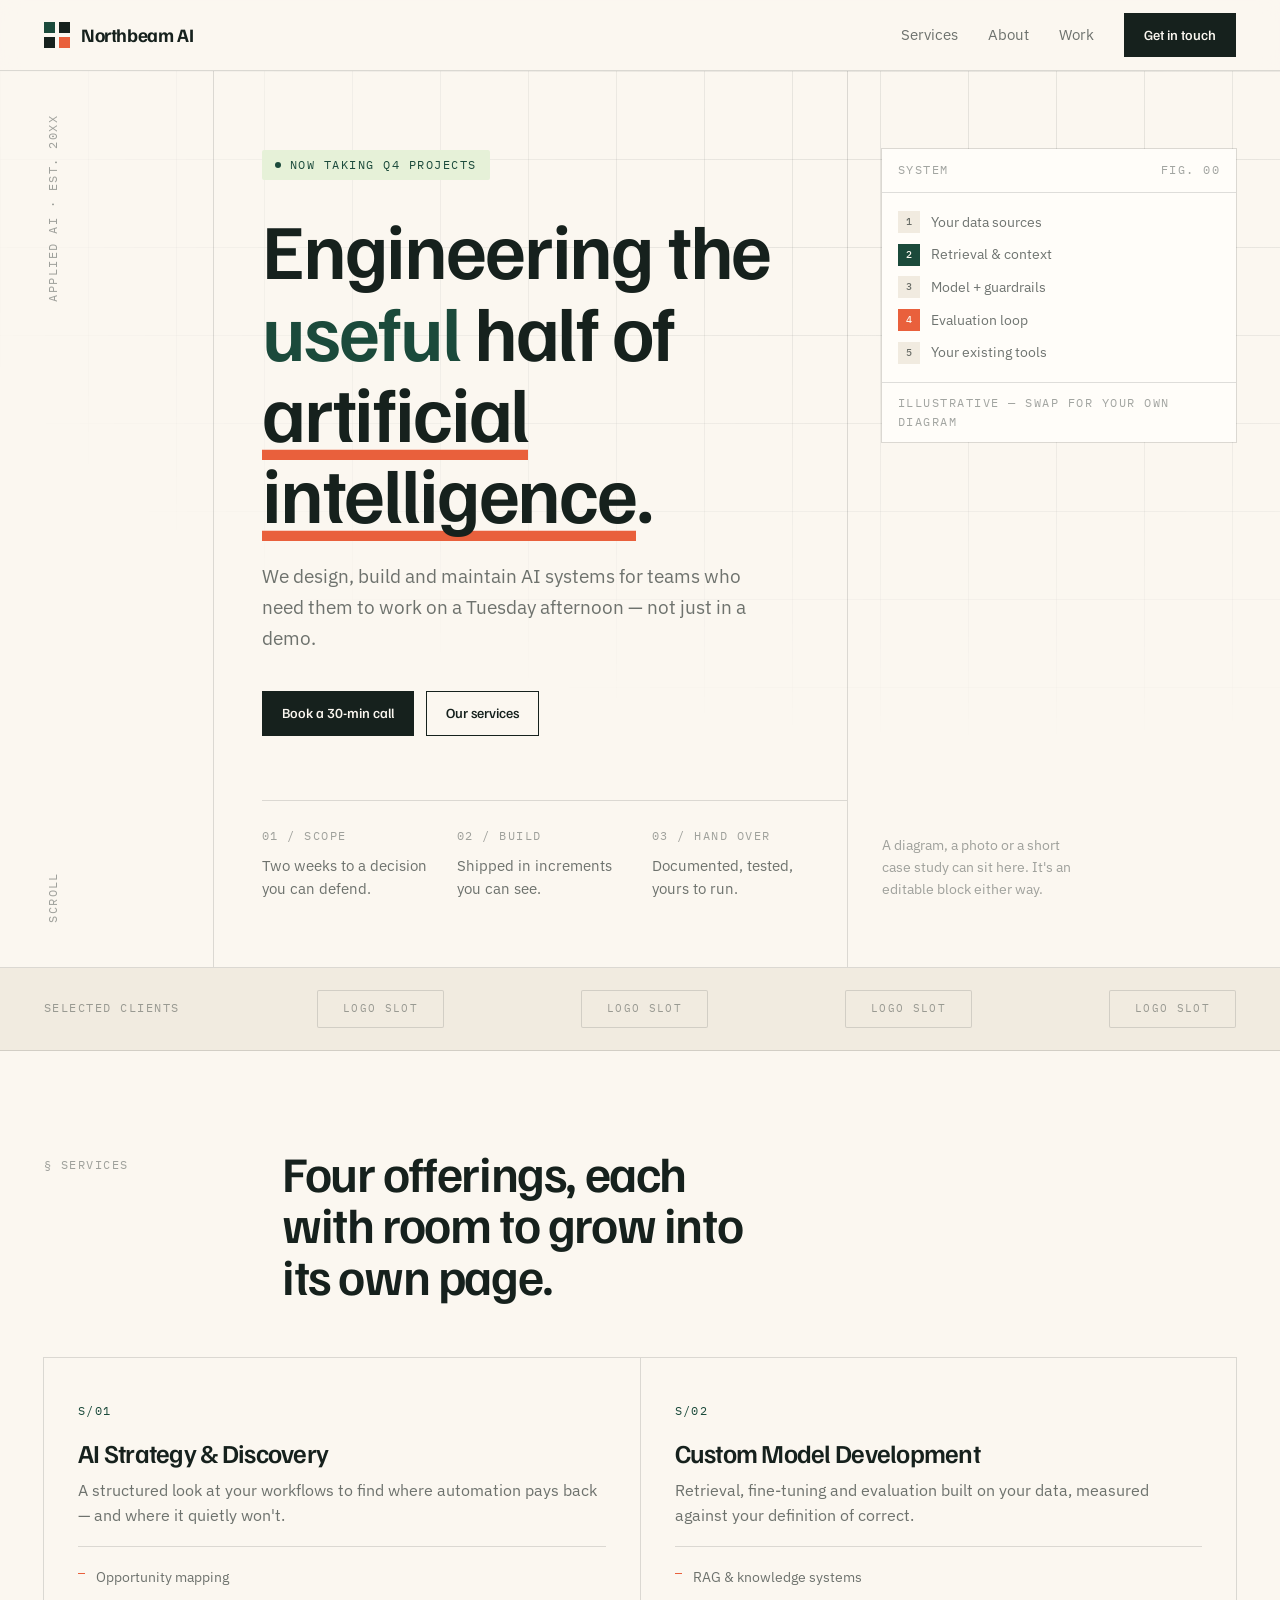
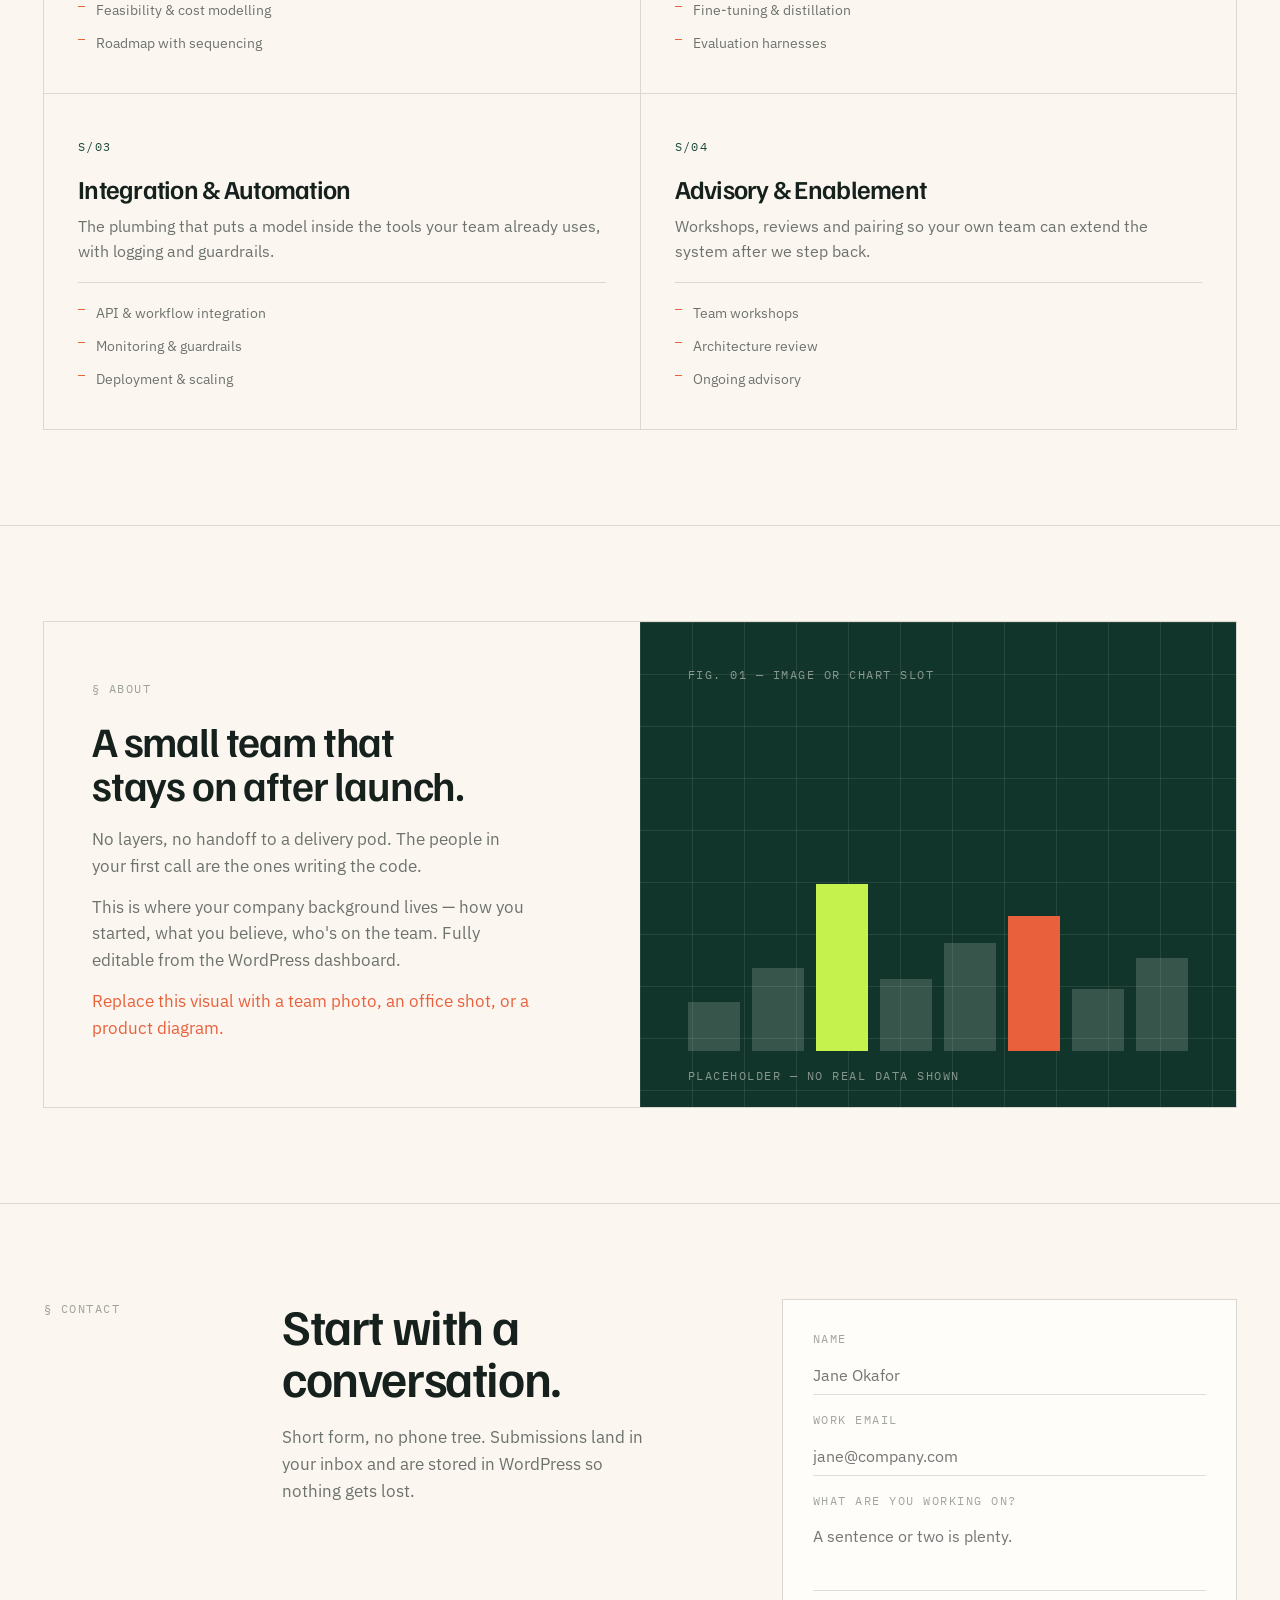
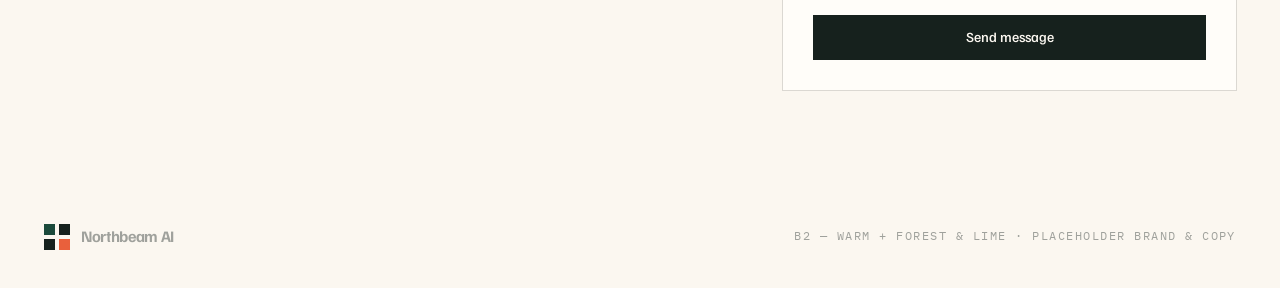
<file: b2-warm-forest.html>
<!DOCTYPE html>
<html lang="en">
<head>
<meta charset="utf-8">
<meta name="viewport" content="width=device-width, initial-scale=1">
<title>B2 - Warm + Forest & Lime | AI/Tech site concept</title>
<link rel="preconnect" href="https://fonts.googleapis.com">
<link rel="preconnect" href="https://fonts.gstatic.com" crossorigin>
<link href="https://fonts.googleapis.com/css2?family=Familjen+Grotesk:wght@400;500;600;700&family=IBM+Plex+Mono:wght@400;500&family=IBM+Plex+Sans:wght@400;500&display=swap" rel="stylesheet">
<style>
:root{
  --paper:#F3F2ED;
  --paper-2:#E8E6DE;
  --ink:#13161A;
  --ink-60:rgba(19,22,26,.60);
  --ink-38:rgba(19,22,26,.38);
  --rule:rgba(19,22,26,.13);
  --blue:#2039E8;
  --blue-wash:#DDE2FF;
  --clay:#C4522F;
  --max:1280px;
  --paper-rgb:243,242,237;
  --surface:#fff;
  --on-accent:#fff;
  --deep:#13161A;
  --bar-hi:var(--blue);
}
*{box-sizing:border-box;margin:0;padding:0}
html{scroll-behavior:smooth}
body{
  background:var(--paper);color:var(--ink);
  font-family:'IBM Plex Sans',sans-serif;font-size:16.5px;line-height:1.62;
  -webkit-font-smoothing:antialiased;overflow-x:hidden;
}
.wrap{max-width:var(--max);margin:0 auto;padding:0 44px}
.mono{font-family:'IBM Plex Mono',monospace;font-size:11.5px;letter-spacing:.13em;text-transform:uppercase}
h1,h2,h3{font-family:'Familjen Grotesk',sans-serif;font-weight:600;letter-spacing:-.028em;line-height:1.04}

/* ---- nav ---- */
nav{position:sticky;top:0;z-index:30;background:rgba(var(--paper-rgb),.9);backdrop-filter:blur(10px);border-bottom:1px solid var(--rule)}
.nav-in{display:flex;align-items:center;justify-content:space-between;height:70px}
.logo{display:flex;align-items:center;gap:11px;font-family:'Familjen Grotesk',sans-serif;font-weight:700;font-size:19px;letter-spacing:-.02em}
.mark{width:26px;height:26px;position:relative;flex:none}
.mark span{position:absolute;background:var(--ink)}
.mark span:nth-child(1){left:0;top:0;width:11px;height:11px;background:var(--blue)}
.mark span:nth-child(2){right:0;top:0;width:11px;height:11px}
.mark span:nth-child(3){left:0;bottom:0;width:11px;height:11px}
.mark span:nth-child(4){right:0;bottom:0;width:11px;height:11px;background:var(--clay)}
.nav-links{display:flex;gap:30px;align-items:center;font-size:15px}
.nav-links a{color:var(--ink-60);text-decoration:none;transition:color .2s}
.nav-links a:hover{color:var(--blue)}
.btn{background:var(--ink);color:var(--paper);padding:11px 20px;text-decoration:none;font-size:14px;font-weight:500;font-family:'Familjen Grotesk',sans-serif;transition:background .25s}
.btn:hover{background:var(--blue)}
.btn-ghost{background:transparent;color:var(--ink);box-shadow:inset 0 0 0 1px var(--ink)}
.btn-ghost:hover{background:var(--ink);color:var(--paper)}
.nav-links a.btn{color:var(--paper)}

/* ---- hero ---- */
header{border-bottom:1px solid var(--rule);position:relative;overflow:hidden}
.plot{
  position:absolute;inset:0;
  background-image:linear-gradient(var(--rule) 1px,transparent 1px),linear-gradient(90deg,var(--rule) 1px,transparent 1px);
  background-size:88px 88px;opacity:.75;
  -webkit-mask-image:radial-gradient(120% 90% at 78% 12%,#000,transparent 72%);
          mask-image:radial-gradient(120% 90% at 78% 12%,#000,transparent 72%);
}
.hero{position:relative;display:grid;grid-template-columns:170px 1.3fr .8fr;gap:0;min-height:560px}
.rail{border-right:1px solid var(--rule);padding:44px 0 44px 0;display:flex;flex-direction:column;justify-content:space-between}
.rail .mono{color:var(--ink-38);writing-mode:vertical-rl;transform:rotate(180deg)}
.hero-main{padding:78px 0 66px 48px}
.tag{display:inline-flex;align-items:center;gap:9px;background:var(--blue-wash);color:var(--blue);padding:6px 13px;border-radius:2px}
.tag i{width:6px;height:6px;background:var(--blue);border-radius:50%;font-style:normal}
h1{font-size:clamp(46px,6.1vw,86px);margin:28px 0 0;max-width:15ch}
h1 span{color:var(--blue)}
h1 u{text-decoration:none;box-shadow:inset 0 -.13em 0 var(--clay)}
.lede{margin-top:28px;max-width:46ch;font-size:19px;color:var(--ink-60)}
.hero-cta{margin-top:38px;display:flex;gap:12px;flex-wrap:wrap}
.hero-meta{display:grid;grid-template-columns:repeat(3,1fr);border-top:1px solid var(--rule);margin-top:64px}
.hero-meta div{padding:20px 18px 0 0}
.hero-meta .mono{color:var(--ink-38)}
.hero-meta p{font-size:14.5px;margin-top:6px;color:var(--ink-60)}
/* hero right panel */
.hero-aside{border-left:1px solid var(--rule);padding:78px 0 66px 34px;display:flex;flex-direction:column;justify-content:space-between}
.panel{box-shadow:0 0 0 1px var(--rule);background:var(--surface)}
.panel .ph{padding:12px 16px;border-bottom:1px solid var(--rule);display:flex;justify-content:space-between;color:var(--ink-38)}
.panel .pb{padding:18px 16px}
.stack{display:flex;flex-direction:column;gap:10px}
.node{display:flex;align-items:center;gap:11px;font-size:14px}
.node b{width:22px;height:22px;flex:none;display:grid;place-items:center;font-family:'IBM Plex Mono',monospace;font-size:10px;background:var(--paper-2);color:var(--ink-60);font-weight:500}
.node:nth-child(2) b{background:var(--blue);color:var(--on-accent)}
.node:nth-child(4) b{background:var(--clay);color:var(--on-accent)}
.node em{font-style:normal;color:var(--ink-60)}
.panel .pf{border-top:1px solid var(--rule);padding:11px 16px;color:var(--ink-38)}
.aside-note{margin-top:22px;font-size:13.5px;color:var(--ink-38);max-width:26ch}

/* ---- logos ---- */
.logos{border-bottom:1px solid var(--rule);background:var(--paper-2)}
.logos-in{display:flex;align-items:center;gap:26px;padding:22px 44px;flex-wrap:wrap;justify-content:space-between}
.logos .mono{color:var(--ink-38)}
.slot{box-shadow:inset 0 0 0 1px var(--rule);border-radius:2px;padding:10px 26px;color:var(--ink-38);font-family:'IBM Plex Mono',monospace;font-size:11px;letter-spacing:.12em}

/* ---- sections ---- */
section{padding:96px 0;border-bottom:1px solid var(--rule)}
.head{display:grid;grid-template-columns:190px 1fr;gap:48px;margin-bottom:56px}
.head h2{font-size:clamp(32px,3.9vw,50px);max-width:18ch}
.head .mono{color:var(--ink-38);padding-top:9px}
.cards{display:grid;grid-template-columns:repeat(2,1fr);gap:1px;background:var(--rule);box-shadow:0 0 0 1px var(--rule)}
.card{background:var(--paper);padding:38px 34px 34px;position:relative;transition:background .3s,transform .3s}
.card:hover{background:var(--surface)}
.card .num{font-family:'IBM Plex Mono',monospace;font-size:11.5px;letter-spacing:.13em;color:var(--blue)}
.card h3{font-size:26px;margin:16px 0 12px}
.card p{color:var(--ink-60);font-size:15.5px}
.card ul{list-style:none;margin-top:18px;border-top:1px solid var(--rule);padding-top:14px}
.card li{font-size:14px;color:var(--ink-60);padding:5px 0 5px 18px;position:relative}
.card li::before{content:'';position:absolute;left:0;top:12px;width:7px;height:1px;background:var(--clay)}
.card::after{content:'';position:absolute;left:0;bottom:0;height:3px;width:0;background:var(--blue);transition:width .4s}
.card:hover::after{width:100%}

/* ---- about split ---- */
.split{display:grid;grid-template-columns:1fr 1fr;gap:0;align-items:stretch;box-shadow:0 0 0 1px var(--rule)}
.split-txt{padding:52px 48px;background:var(--paper)}
.split-txt h2{font-size:clamp(30px,3.4vw,42px);margin:18px 0 20px;max-width:16ch}
.split-txt p{color:var(--ink-60);margin-bottom:14px;max-width:44ch}
.split-vis{background:var(--deep);position:relative;overflow:hidden;min-height:380px;color:var(--paper)}
.split-vis .plot2{position:absolute;inset:0;background-image:linear-gradient(rgba(var(--paper-rgb),.09) 1px,transparent 1px),linear-gradient(90deg,rgba(var(--paper-rgb),.09) 1px,transparent 1px);background-size:52px 52px}
.bars{position:absolute;left:48px;right:48px;bottom:56px;display:flex;align-items:flex-end;gap:12px;height:190px}
.bars i{flex:1;background:rgba(var(--paper-rgb),.16);display:block}
.bars i:nth-child(3){background:var(--bar-hi)}
.bars i:nth-child(6){background:var(--clay)}
.vis-tag{position:absolute;left:48px;top:44px;color:rgba(var(--paper-rgb),.5)}
.vis-cap{position:absolute;left:48px;bottom:22px;color:rgba(var(--paper-rgb),.5)}

/* ---- contact ---- */
.contact{display:grid;grid-template-columns:190px 1fr 1fr;gap:48px;align-items:start}
.contact h2{font-size:clamp(32px,3.9vw,50px);max-width:12ch}
.contact p{color:var(--ink-60);margin-top:20px;max-width:38ch}
.form{box-shadow:0 0 0 1px var(--rule);background:var(--surface);padding:30px}
.field{margin-bottom:16px}
.field label{display:block;color:var(--ink-38);margin-bottom:7px}
.field input,.field textarea{width:100%;border:0;border-bottom:1px solid var(--rule);background:transparent;padding:9px 0;font-family:'IBM Plex Sans',sans-serif;font-size:15.5px;color:var(--ink)}
.field textarea{resize:none;height:74px}
.field input:focus,.field textarea:focus{outline:0;border-bottom-color:var(--blue)}
.form .btn{width:100%;text-align:center;margin-top:8px;display:block}

footer{padding:38px 0;color:var(--ink-38)}
.foot{display:flex;justify-content:space-between;gap:20px;flex-wrap:wrap;align-items:center}

@media(max-width:900px){
  .wrap{padding:0 22px}
  .nav-links a:not(.btn){display:none}
  .hero{grid-template-columns:1fr}
  .rail{display:none}
  .hero-aside{border-left:0;border-top:1px solid var(--rule);padding:28px 0 40px}
  .aside-note{max-width:none}
  .hero-main{padding:52px 0 48px}
  .hero-meta{grid-template-columns:1fr}
  .hero-meta div{border-bottom:1px solid var(--rule);padding-bottom:18px}
  .head,.contact{grid-template-columns:1fr;gap:20px}
  .cards,.split{grid-template-columns:1fr}
  .split-txt{padding:36px 24px}
  section{padding:64px 0}
}
:root{
  --paper:#FBF7F0; --paper-2:#F1EBE0; --paper-rgb:251,247,240;
  --ink:#16211D; --ink-60:rgba(22,33,29,.62); --ink-38:rgba(22,33,29,.40);
  --rule:rgba(22,33,29,.14);
  --blue:#1B4A3B; --blue-wash:#E6F1D8; --clay:#E9603C;
  --deep:#12352B; --surface:#FFFDF9; --bar-hi:#C6F24E; --on-accent:#FBF7F0;
}
</style>
</head>
<body>

<nav><div class="wrap nav-in">
  <div class="logo"><span class="mark"><span></span><span></span><span></span><span></span></span>Northbeam AI</div>
  <div class="nav-links">
    <a href="#">Services</a><a href="#">About</a><a href="#">Work</a><a href="#" class="btn">Get in touch</a>
  </div>
</div></nav>

<header>
  <div class="plot"></div>
  <div class="wrap hero">
    <div class="rail"><span class="mono">Applied AI · Est. 20XX</span><span class="mono">Scroll</span></div>
    <div class="hero-main">
      <span class="tag mono"><i></i>Now taking Q4 projects</span>
      <h1>Engineering the <span>useful</span> half of <u>artificial intelligence</u>.</h1>
      <p class="lede">We design, build and maintain AI systems for teams who need them to work on a Tuesday afternoon — not just in a demo.</p>
      <div class="hero-cta"><a href="#" class="btn">Book a 30-min call</a><a href="#" class="btn btn-ghost">Our services</a></div>
      <div class="hero-meta">
        <div><span class="mono">01 / Scope</span><p>Two weeks to a decision you can defend.</p></div>
        <div><span class="mono">02 / Build</span><p>Shipped in increments you can see.</p></div>
        <div><span class="mono">03 / Hand over</span><p>Documented, tested, yours to run.</p></div>
      </div>
    </div>
    <aside class="hero-aside">
      <div class="panel">
        <div class="ph"><span class="mono">System</span><span class="mono">Fig. 00</span></div>
        <div class="pb stack">
          <div class="node"><b>1</b><em>Your data sources</em></div>
          <div class="node"><b>2</b><em>Retrieval &amp; context</em></div>
          <div class="node"><b>3</b><em>Model + guardrails</em></div>
          <div class="node"><b>4</b><em>Evaluation loop</em></div>
          <div class="node"><b>5</b><em>Your existing tools</em></div>
        </div>
        <div class="pf mono">Illustrative — swap for your own diagram</div>
      </div>
      <p class="aside-note">A diagram, a photo or a short case study can sit here. It's an editable block either way.</p>
    </aside>
  </div>
</header>

<div class="logos"><div class="wrap logos-in">
  <span class="mono">Selected clients</span>
  <span class="slot">LOGO SLOT</span><span class="slot">LOGO SLOT</span><span class="slot">LOGO SLOT</span><span class="slot">LOGO SLOT</span>
</div></div>

<section><div class="wrap">
  <div class="head"><span class="mono">§ Services</span><h2>Four offerings, each with room to grow into its own page.</h2></div>
  <div class="cards">
    <div class="card"><span class="num">S/01</span><h3>AI Strategy &amp; Discovery</h3><p>A structured look at your workflows to find where automation pays back — and where it quietly won't.</p><ul><li>Opportunity mapping</li><li>Feasibility &amp; cost modelling</li><li>Roadmap with sequencing</li></ul></div>
    <div class="card"><span class="num">S/02</span><h3>Custom Model Development</h3><p>Retrieval, fine-tuning and evaluation built on your data, measured against your definition of correct.</p><ul><li>RAG &amp; knowledge systems</li><li>Fine-tuning &amp; distillation</li><li>Evaluation harnesses</li></ul></div>
    <div class="card"><span class="num">S/03</span><h3>Integration &amp; Automation</h3><p>The plumbing that puts a model inside the tools your team already uses, with logging and guardrails.</p><ul><li>API &amp; workflow integration</li><li>Monitoring &amp; guardrails</li><li>Deployment &amp; scaling</li></ul></div>
    <div class="card"><span class="num">S/04</span><h3>Advisory &amp; Enablement</h3><p>Workshops, reviews and pairing so your own team can extend the system after we step back.</p><ul><li>Team workshops</li><li>Architecture review</li><li>Ongoing advisory</li></ul></div>
  </div>
</div></section>

<section><div class="wrap">
  <div class="split">
    <div class="split-txt">
      <span class="mono" style="color:var(--ink-38)">§ About</span>
      <h2>A small team that stays on after launch.</h2>
      <p>No layers, no handoff to a delivery pod. The people in your first call are the ones writing the code.</p>
      <p>This is where your company background lives — how you started, what you believe, who's on the team. Fully editable from the WordPress dashboard.</p>
      <p style="color:var(--clay)">Replace this visual with a team photo, an office shot, or a product diagram.</p>
    </div>
    <div class="split-vis">
      <div class="plot2"></div>
      <span class="vis-tag mono">Fig. 01 — image or chart slot</span>
      <div class="bars"><i style="height:26%"></i><i style="height:44%"></i><i style="height:88%"></i><i style="height:38%"></i><i style="height:57%"></i><i style="height:71%"></i><i style="height:33%"></i><i style="height:49%"></i></div>
      <span class="vis-cap mono">Placeholder — no real data shown</span>
    </div>
  </div>
</div></section>

<section style="border-bottom:0"><div class="wrap contact">
  <span class="mono" style="color:var(--ink-38)">§ Contact</span>
  <div>
    <h2>Start with a conversation.</h2>
    <p>Short form, no phone tree. Submissions land in your inbox and are stored in WordPress so nothing gets lost.</p>
  </div>
  <div class="form">
    <div class="field"><label class="mono">Name</label><input placeholder="Jane Okafor"></div>
    <div class="field"><label class="mono">Work email</label><input placeholder="jane@company.com"></div>
    <div class="field"><label class="mono">What are you working on?</label><textarea placeholder="A sentence or two is plenty."></textarea></div>
    <a href="#" class="btn">Send message</a>
  </div>
</div></section>

<footer><div class="wrap foot">
  <div class="logo" style="font-size:16px"><span class="mark"><span></span><span></span><span></span><span></span></span>Northbeam AI</div>
  <span class="mono">B2 — Warm + Forest & Lime · placeholder brand &amp; copy</span>
</div></footer>

</body>
</html>
</file>
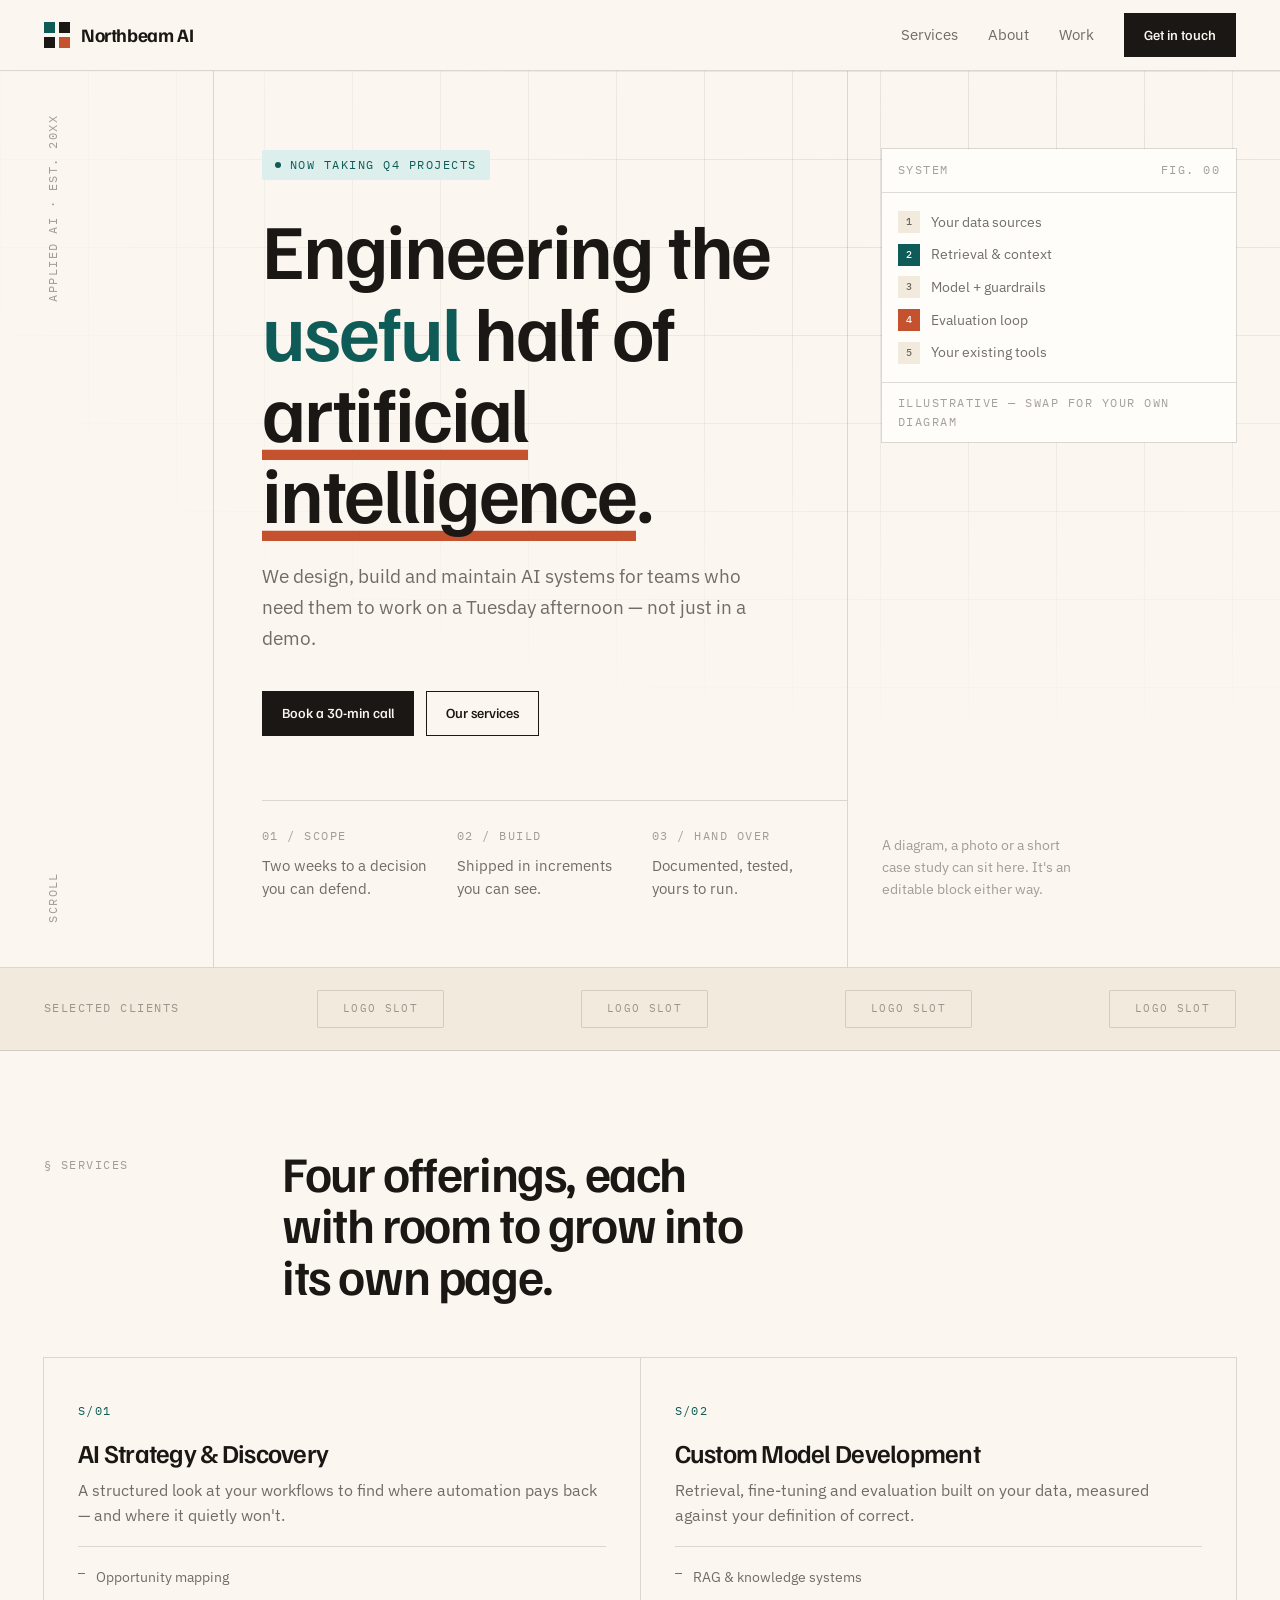
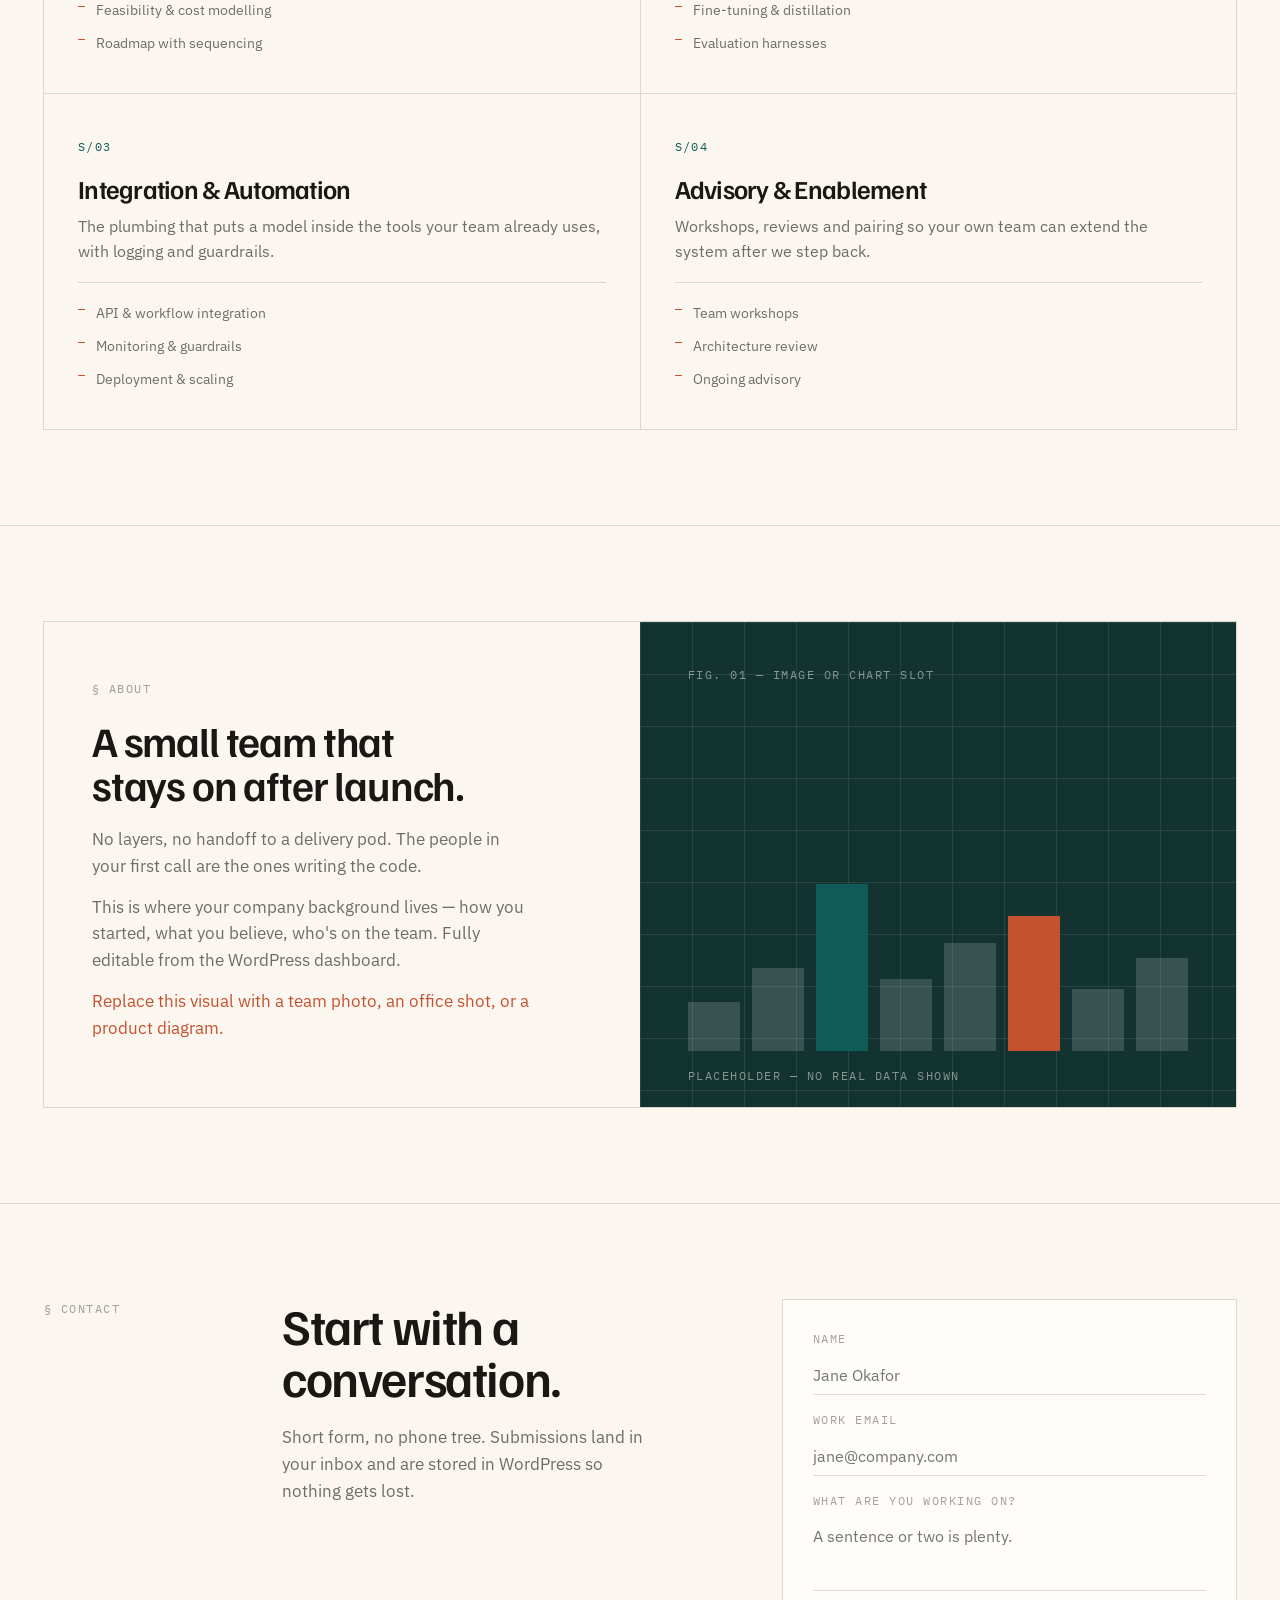
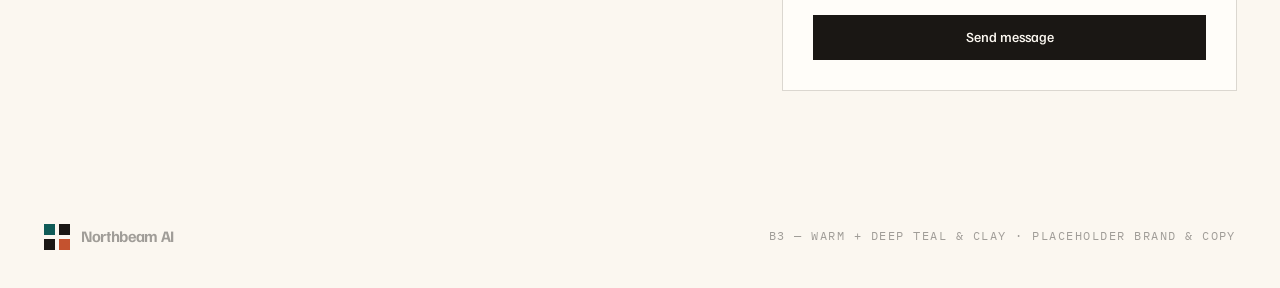
<file: b3-warm-teal.html>
<!DOCTYPE html>
<html lang="en">
<head>
<meta charset="utf-8">
<meta name="viewport" content="width=device-width, initial-scale=1">
<title>B3 - Warm + Deep Teal & Clay | AI/Tech site concept</title>
<link rel="preconnect" href="https://fonts.googleapis.com">
<link rel="preconnect" href="https://fonts.gstatic.com" crossorigin>
<link href="https://fonts.googleapis.com/css2?family=Familjen+Grotesk:wght@400;500;600;700&family=IBM+Plex+Mono:wght@400;500&family=IBM+Plex+Sans:wght@400;500&display=swap" rel="stylesheet">
<style>
:root{
  --paper:#F3F2ED;
  --paper-2:#E8E6DE;
  --ink:#13161A;
  --ink-60:rgba(19,22,26,.60);
  --ink-38:rgba(19,22,26,.38);
  --rule:rgba(19,22,26,.13);
  --blue:#2039E8;
  --blue-wash:#DDE2FF;
  --clay:#C4522F;
  --max:1280px;
  --paper-rgb:243,242,237;
  --surface:#fff;
  --on-accent:#fff;
  --deep:#13161A;
  --bar-hi:var(--blue);
}
*{box-sizing:border-box;margin:0;padding:0}
html{scroll-behavior:smooth}
body{
  background:var(--paper);color:var(--ink);
  font-family:'IBM Plex Sans',sans-serif;font-size:16.5px;line-height:1.62;
  -webkit-font-smoothing:antialiased;overflow-x:hidden;
}
.wrap{max-width:var(--max);margin:0 auto;padding:0 44px}
.mono{font-family:'IBM Plex Mono',monospace;font-size:11.5px;letter-spacing:.13em;text-transform:uppercase}
h1,h2,h3{font-family:'Familjen Grotesk',sans-serif;font-weight:600;letter-spacing:-.028em;line-height:1.04}

/* ---- nav ---- */
nav{position:sticky;top:0;z-index:30;background:rgba(var(--paper-rgb),.9);backdrop-filter:blur(10px);border-bottom:1px solid var(--rule)}
.nav-in{display:flex;align-items:center;justify-content:space-between;height:70px}
.logo{display:flex;align-items:center;gap:11px;font-family:'Familjen Grotesk',sans-serif;font-weight:700;font-size:19px;letter-spacing:-.02em}
.mark{width:26px;height:26px;position:relative;flex:none}
.mark span{position:absolute;background:var(--ink)}
.mark span:nth-child(1){left:0;top:0;width:11px;height:11px;background:var(--blue)}
.mark span:nth-child(2){right:0;top:0;width:11px;height:11px}
.mark span:nth-child(3){left:0;bottom:0;width:11px;height:11px}
.mark span:nth-child(4){right:0;bottom:0;width:11px;height:11px;background:var(--clay)}
.nav-links{display:flex;gap:30px;align-items:center;font-size:15px}
.nav-links a{color:var(--ink-60);text-decoration:none;transition:color .2s}
.nav-links a:hover{color:var(--blue)}
.btn{background:var(--ink);color:var(--paper);padding:11px 20px;text-decoration:none;font-size:14px;font-weight:500;font-family:'Familjen Grotesk',sans-serif;transition:background .25s}
.btn:hover{background:var(--blue)}
.btn-ghost{background:transparent;color:var(--ink);box-shadow:inset 0 0 0 1px var(--ink)}
.btn-ghost:hover{background:var(--ink);color:var(--paper)}
.nav-links a.btn{color:var(--paper)}

/* ---- hero ---- */
header{border-bottom:1px solid var(--rule);position:relative;overflow:hidden}
.plot{
  position:absolute;inset:0;
  background-image:linear-gradient(var(--rule) 1px,transparent 1px),linear-gradient(90deg,var(--rule) 1px,transparent 1px);
  background-size:88px 88px;opacity:.75;
  -webkit-mask-image:radial-gradient(120% 90% at 78% 12%,#000,transparent 72%);
          mask-image:radial-gradient(120% 90% at 78% 12%,#000,transparent 72%);
}
.hero{position:relative;display:grid;grid-template-columns:170px 1.3fr .8fr;gap:0;min-height:560px}
.rail{border-right:1px solid var(--rule);padding:44px 0 44px 0;display:flex;flex-direction:column;justify-content:space-between}
.rail .mono{color:var(--ink-38);writing-mode:vertical-rl;transform:rotate(180deg)}
.hero-main{padding:78px 0 66px 48px}
.tag{display:inline-flex;align-items:center;gap:9px;background:var(--blue-wash);color:var(--blue);padding:6px 13px;border-radius:2px}
.tag i{width:6px;height:6px;background:var(--blue);border-radius:50%;font-style:normal}
h1{font-size:clamp(46px,6.1vw,86px);margin:28px 0 0;max-width:15ch}
h1 span{color:var(--blue)}
h1 u{text-decoration:none;box-shadow:inset 0 -.13em 0 var(--clay)}
.lede{margin-top:28px;max-width:46ch;font-size:19px;color:var(--ink-60)}
.hero-cta{margin-top:38px;display:flex;gap:12px;flex-wrap:wrap}
.hero-meta{display:grid;grid-template-columns:repeat(3,1fr);border-top:1px solid var(--rule);margin-top:64px}
.hero-meta div{padding:20px 18px 0 0}
.hero-meta .mono{color:var(--ink-38)}
.hero-meta p{font-size:14.5px;margin-top:6px;color:var(--ink-60)}
/* hero right panel */
.hero-aside{border-left:1px solid var(--rule);padding:78px 0 66px 34px;display:flex;flex-direction:column;justify-content:space-between}
.panel{box-shadow:0 0 0 1px var(--rule);background:var(--surface)}
.panel .ph{padding:12px 16px;border-bottom:1px solid var(--rule);display:flex;justify-content:space-between;color:var(--ink-38)}
.panel .pb{padding:18px 16px}
.stack{display:flex;flex-direction:column;gap:10px}
.node{display:flex;align-items:center;gap:11px;font-size:14px}
.node b{width:22px;height:22px;flex:none;display:grid;place-items:center;font-family:'IBM Plex Mono',monospace;font-size:10px;background:var(--paper-2);color:var(--ink-60);font-weight:500}
.node:nth-child(2) b{background:var(--blue);color:var(--on-accent)}
.node:nth-child(4) b{background:var(--clay);color:var(--on-accent)}
.node em{font-style:normal;color:var(--ink-60)}
.panel .pf{border-top:1px solid var(--rule);padding:11px 16px;color:var(--ink-38)}
.aside-note{margin-top:22px;font-size:13.5px;color:var(--ink-38);max-width:26ch}

/* ---- logos ---- */
.logos{border-bottom:1px solid var(--rule);background:var(--paper-2)}
.logos-in{display:flex;align-items:center;gap:26px;padding:22px 44px;flex-wrap:wrap;justify-content:space-between}
.logos .mono{color:var(--ink-38)}
.slot{box-shadow:inset 0 0 0 1px var(--rule);border-radius:2px;padding:10px 26px;color:var(--ink-38);font-family:'IBM Plex Mono',monospace;font-size:11px;letter-spacing:.12em}

/* ---- sections ---- */
section{padding:96px 0;border-bottom:1px solid var(--rule)}
.head{display:grid;grid-template-columns:190px 1fr;gap:48px;margin-bottom:56px}
.head h2{font-size:clamp(32px,3.9vw,50px);max-width:18ch}
.head .mono{color:var(--ink-38);padding-top:9px}
.cards{display:grid;grid-template-columns:repeat(2,1fr);gap:1px;background:var(--rule);box-shadow:0 0 0 1px var(--rule)}
.card{background:var(--paper);padding:38px 34px 34px;position:relative;transition:background .3s,transform .3s}
.card:hover{background:var(--surface)}
.card .num{font-family:'IBM Plex Mono',monospace;font-size:11.5px;letter-spacing:.13em;color:var(--blue)}
.card h3{font-size:26px;margin:16px 0 12px}
.card p{color:var(--ink-60);font-size:15.5px}
.card ul{list-style:none;margin-top:18px;border-top:1px solid var(--rule);padding-top:14px}
.card li{font-size:14px;color:var(--ink-60);padding:5px 0 5px 18px;position:relative}
.card li::before{content:'';position:absolute;left:0;top:12px;width:7px;height:1px;background:var(--clay)}
.card::after{content:'';position:absolute;left:0;bottom:0;height:3px;width:0;background:var(--blue);transition:width .4s}
.card:hover::after{width:100%}

/* ---- about split ---- */
.split{display:grid;grid-template-columns:1fr 1fr;gap:0;align-items:stretch;box-shadow:0 0 0 1px var(--rule)}
.split-txt{padding:52px 48px;background:var(--paper)}
.split-txt h2{font-size:clamp(30px,3.4vw,42px);margin:18px 0 20px;max-width:16ch}
.split-txt p{color:var(--ink-60);margin-bottom:14px;max-width:44ch}
.split-vis{background:var(--deep);position:relative;overflow:hidden;min-height:380px;color:var(--paper)}
.split-vis .plot2{position:absolute;inset:0;background-image:linear-gradient(rgba(var(--paper-rgb),.09) 1px,transparent 1px),linear-gradient(90deg,rgba(var(--paper-rgb),.09) 1px,transparent 1px);background-size:52px 52px}
.bars{position:absolute;left:48px;right:48px;bottom:56px;display:flex;align-items:flex-end;gap:12px;height:190px}
.bars i{flex:1;background:rgba(var(--paper-rgb),.16);display:block}
.bars i:nth-child(3){background:var(--bar-hi)}
.bars i:nth-child(6){background:var(--clay)}
.vis-tag{position:absolute;left:48px;top:44px;color:rgba(var(--paper-rgb),.5)}
.vis-cap{position:absolute;left:48px;bottom:22px;color:rgba(var(--paper-rgb),.5)}

/* ---- contact ---- */
.contact{display:grid;grid-template-columns:190px 1fr 1fr;gap:48px;align-items:start}
.contact h2{font-size:clamp(32px,3.9vw,50px);max-width:12ch}
.contact p{color:var(--ink-60);margin-top:20px;max-width:38ch}
.form{box-shadow:0 0 0 1px var(--rule);background:var(--surface);padding:30px}
.field{margin-bottom:16px}
.field label{display:block;color:var(--ink-38);margin-bottom:7px}
.field input,.field textarea{width:100%;border:0;border-bottom:1px solid var(--rule);background:transparent;padding:9px 0;font-family:'IBM Plex Sans',sans-serif;font-size:15.5px;color:var(--ink)}
.field textarea{resize:none;height:74px}
.field input:focus,.field textarea:focus{outline:0;border-bottom-color:var(--blue)}
.form .btn{width:100%;text-align:center;margin-top:8px;display:block}

footer{padding:38px 0;color:var(--ink-38)}
.foot{display:flex;justify-content:space-between;gap:20px;flex-wrap:wrap;align-items:center}

@media(max-width:900px){
  .wrap{padding:0 22px}
  .nav-links a:not(.btn){display:none}
  .hero{grid-template-columns:1fr}
  .rail{display:none}
  .hero-aside{border-left:0;border-top:1px solid var(--rule);padding:28px 0 40px}
  .aside-note{max-width:none}
  .hero-main{padding:52px 0 48px}
  .hero-meta{grid-template-columns:1fr}
  .hero-meta div{border-bottom:1px solid var(--rule);padding-bottom:18px}
  .head,.contact{grid-template-columns:1fr;gap:20px}
  .cards,.split{grid-template-columns:1fr}
  .split-txt{padding:36px 24px}
  section{padding:64px 0}
}
:root{
  --paper:#FBF7F0; --paper-2:#F2EADC; --paper-rgb:251,247,240;
  --ink:#1A1714; --ink-60:rgba(26,23,20,.62); --ink-38:rgba(26,23,20,.40);
  --rule:rgba(26,23,20,.14);
  --blue:#0F5B57; --blue-wash:#DCEFEC; --clay:#C4522F;
  --deep:#123330; --surface:#FFFDF9;
}
</style>
</head>
<body>

<nav><div class="wrap nav-in">
  <div class="logo"><span class="mark"><span></span><span></span><span></span><span></span></span>Northbeam AI</div>
  <div class="nav-links">
    <a href="#">Services</a><a href="#">About</a><a href="#">Work</a><a href="#" class="btn">Get in touch</a>
  </div>
</div></nav>

<header>
  <div class="plot"></div>
  <div class="wrap hero">
    <div class="rail"><span class="mono">Applied AI · Est. 20XX</span><span class="mono">Scroll</span></div>
    <div class="hero-main">
      <span class="tag mono"><i></i>Now taking Q4 projects</span>
      <h1>Engineering the <span>useful</span> half of <u>artificial intelligence</u>.</h1>
      <p class="lede">We design, build and maintain AI systems for teams who need them to work on a Tuesday afternoon — not just in a demo.</p>
      <div class="hero-cta"><a href="#" class="btn">Book a 30-min call</a><a href="#" class="btn btn-ghost">Our services</a></div>
      <div class="hero-meta">
        <div><span class="mono">01 / Scope</span><p>Two weeks to a decision you can defend.</p></div>
        <div><span class="mono">02 / Build</span><p>Shipped in increments you can see.</p></div>
        <div><span class="mono">03 / Hand over</span><p>Documented, tested, yours to run.</p></div>
      </div>
    </div>
    <aside class="hero-aside">
      <div class="panel">
        <div class="ph"><span class="mono">System</span><span class="mono">Fig. 00</span></div>
        <div class="pb stack">
          <div class="node"><b>1</b><em>Your data sources</em></div>
          <div class="node"><b>2</b><em>Retrieval &amp; context</em></div>
          <div class="node"><b>3</b><em>Model + guardrails</em></div>
          <div class="node"><b>4</b><em>Evaluation loop</em></div>
          <div class="node"><b>5</b><em>Your existing tools</em></div>
        </div>
        <div class="pf mono">Illustrative — swap for your own diagram</div>
      </div>
      <p class="aside-note">A diagram, a photo or a short case study can sit here. It's an editable block either way.</p>
    </aside>
  </div>
</header>

<div class="logos"><div class="wrap logos-in">
  <span class="mono">Selected clients</span>
  <span class="slot">LOGO SLOT</span><span class="slot">LOGO SLOT</span><span class="slot">LOGO SLOT</span><span class="slot">LOGO SLOT</span>
</div></div>

<section><div class="wrap">
  <div class="head"><span class="mono">§ Services</span><h2>Four offerings, each with room to grow into its own page.</h2></div>
  <div class="cards">
    <div class="card"><span class="num">S/01</span><h3>AI Strategy &amp; Discovery</h3><p>A structured look at your workflows to find where automation pays back — and where it quietly won't.</p><ul><li>Opportunity mapping</li><li>Feasibility &amp; cost modelling</li><li>Roadmap with sequencing</li></ul></div>
    <div class="card"><span class="num">S/02</span><h3>Custom Model Development</h3><p>Retrieval, fine-tuning and evaluation built on your data, measured against your definition of correct.</p><ul><li>RAG &amp; knowledge systems</li><li>Fine-tuning &amp; distillation</li><li>Evaluation harnesses</li></ul></div>
    <div class="card"><span class="num">S/03</span><h3>Integration &amp; Automation</h3><p>The plumbing that puts a model inside the tools your team already uses, with logging and guardrails.</p><ul><li>API &amp; workflow integration</li><li>Monitoring &amp; guardrails</li><li>Deployment &amp; scaling</li></ul></div>
    <div class="card"><span class="num">S/04</span><h3>Advisory &amp; Enablement</h3><p>Workshops, reviews and pairing so your own team can extend the system after we step back.</p><ul><li>Team workshops</li><li>Architecture review</li><li>Ongoing advisory</li></ul></div>
  </div>
</div></section>

<section><div class="wrap">
  <div class="split">
    <div class="split-txt">
      <span class="mono" style="color:var(--ink-38)">§ About</span>
      <h2>A small team that stays on after launch.</h2>
      <p>No layers, no handoff to a delivery pod. The people in your first call are the ones writing the code.</p>
      <p>This is where your company background lives — how you started, what you believe, who's on the team. Fully editable from the WordPress dashboard.</p>
      <p style="color:var(--clay)">Replace this visual with a team photo, an office shot, or a product diagram.</p>
    </div>
    <div class="split-vis">
      <div class="plot2"></div>
      <span class="vis-tag mono">Fig. 01 — image or chart slot</span>
      <div class="bars"><i style="height:26%"></i><i style="height:44%"></i><i style="height:88%"></i><i style="height:38%"></i><i style="height:57%"></i><i style="height:71%"></i><i style="height:33%"></i><i style="height:49%"></i></div>
      <span class="vis-cap mono">Placeholder — no real data shown</span>
    </div>
  </div>
</div></section>

<section style="border-bottom:0"><div class="wrap contact">
  <span class="mono" style="color:var(--ink-38)">§ Contact</span>
  <div>
    <h2>Start with a conversation.</h2>
    <p>Short form, no phone tree. Submissions land in your inbox and are stored in WordPress so nothing gets lost.</p>
  </div>
  <div class="form">
    <div class="field"><label class="mono">Name</label><input placeholder="Jane Okafor"></div>
    <div class="field"><label class="mono">Work email</label><input placeholder="jane@company.com"></div>
    <div class="field"><label class="mono">What are you working on?</label><textarea placeholder="A sentence or two is plenty."></textarea></div>
    <a href="#" class="btn">Send message</a>
  </div>
</div></section>

<footer><div class="wrap foot">
  <div class="logo" style="font-size:16px"><span class="mark"><span></span><span></span><span></span><span></span></span>Northbeam AI</div>
  <span class="mono">B3 — Warm + Deep Teal & Clay · placeholder brand &amp; copy</span>
</div></footer>

</body>
</html>
</file>
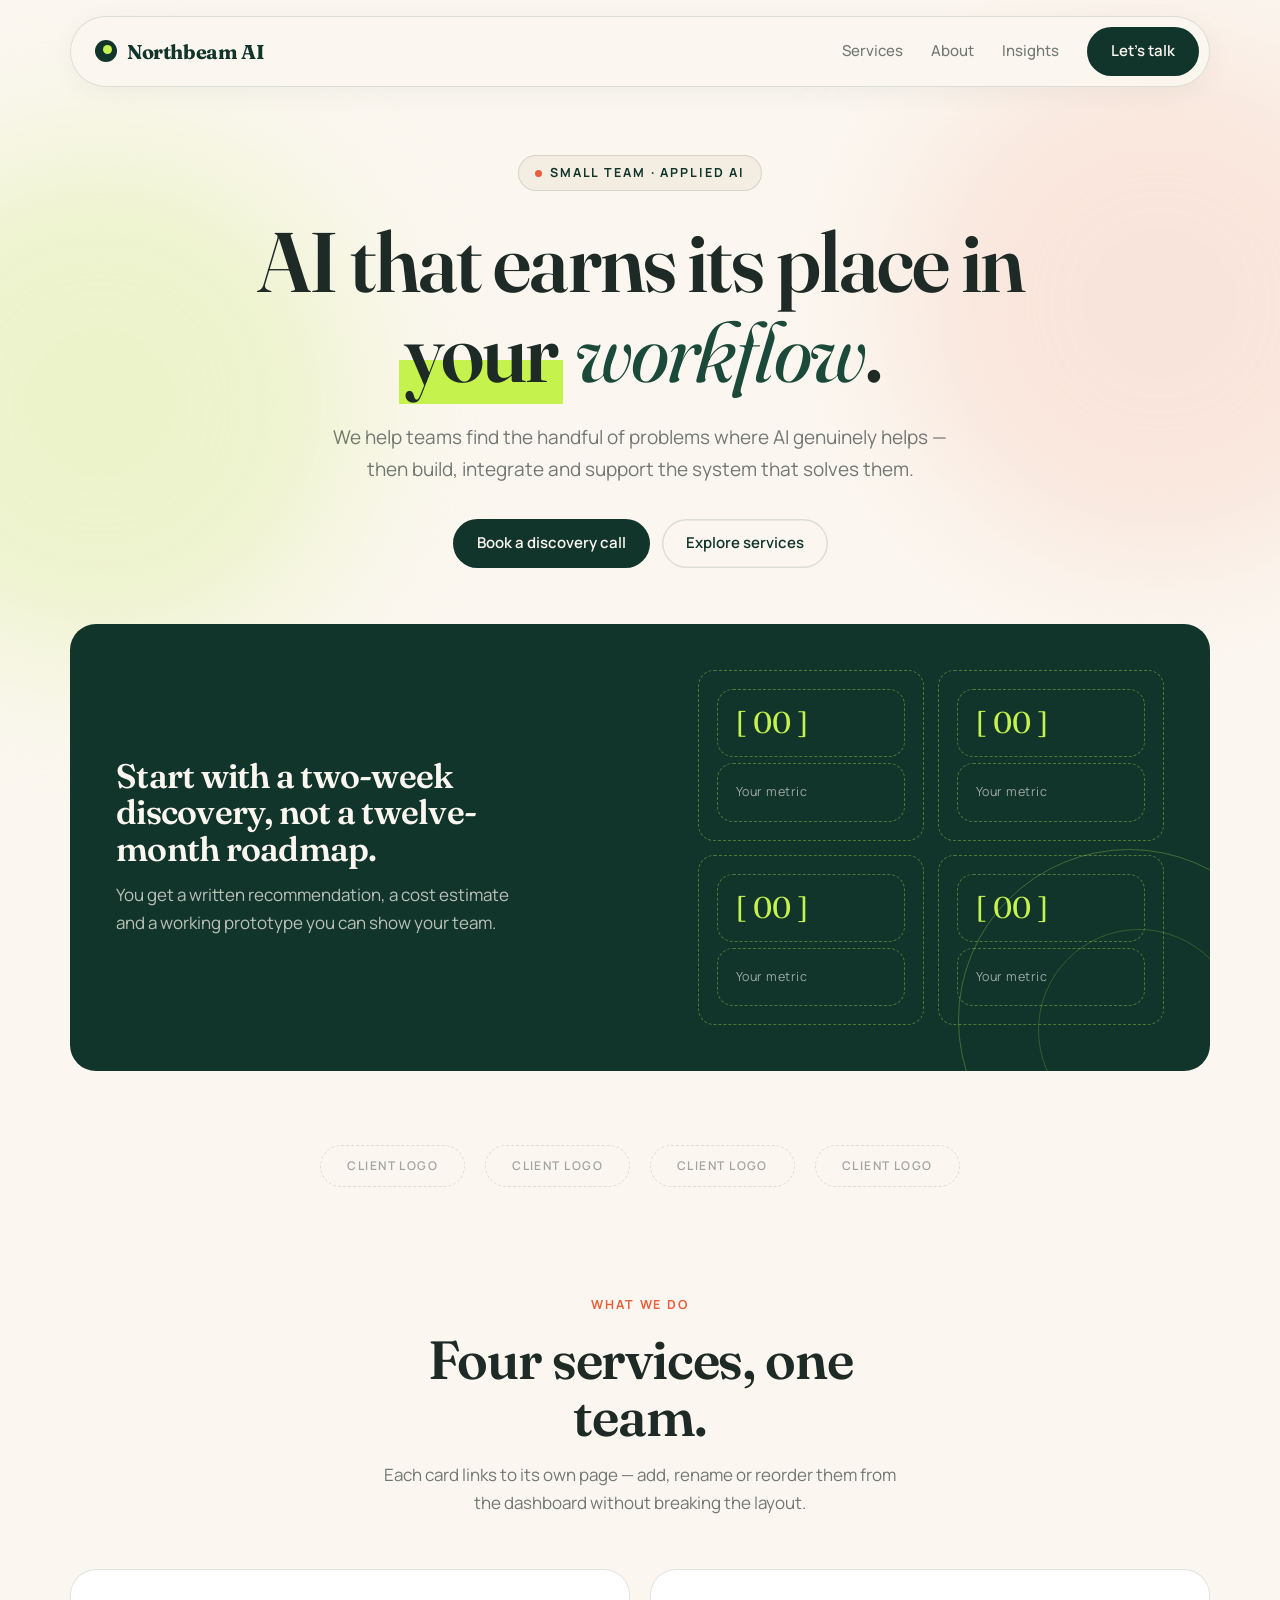
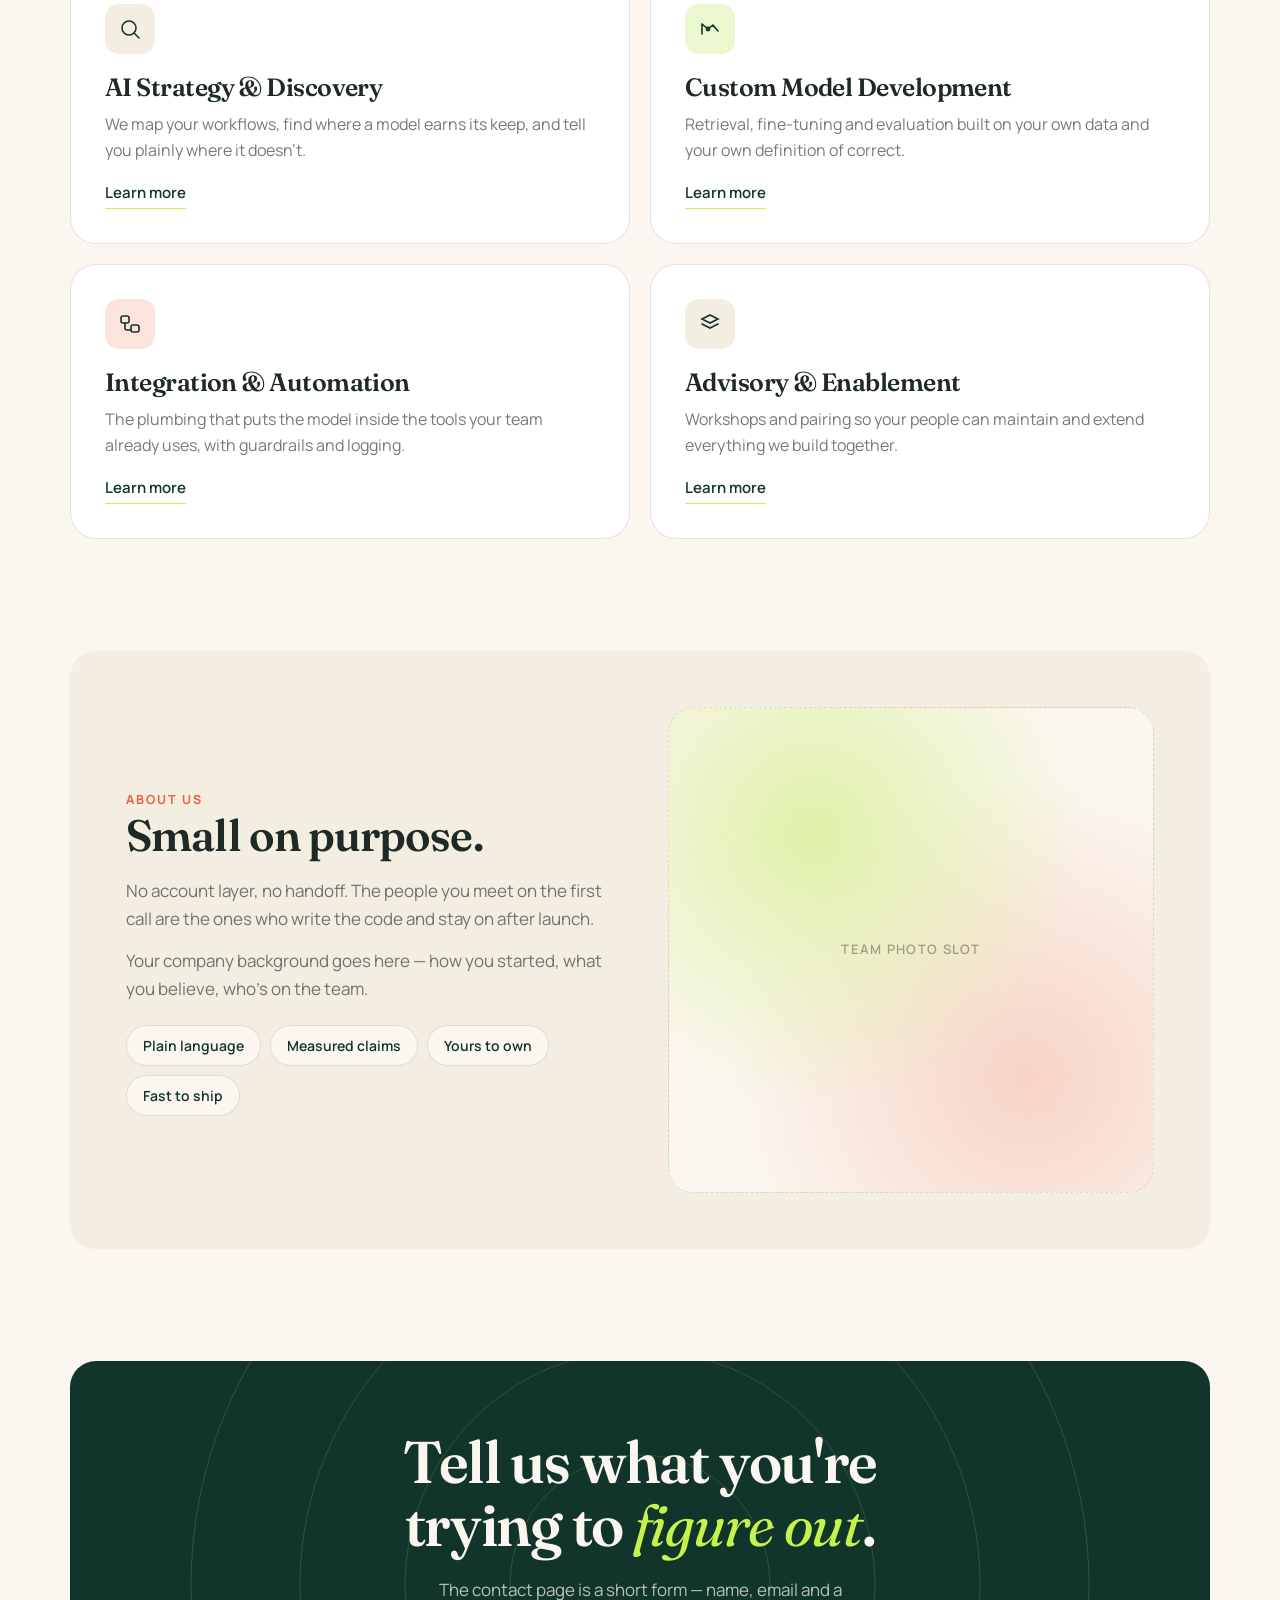
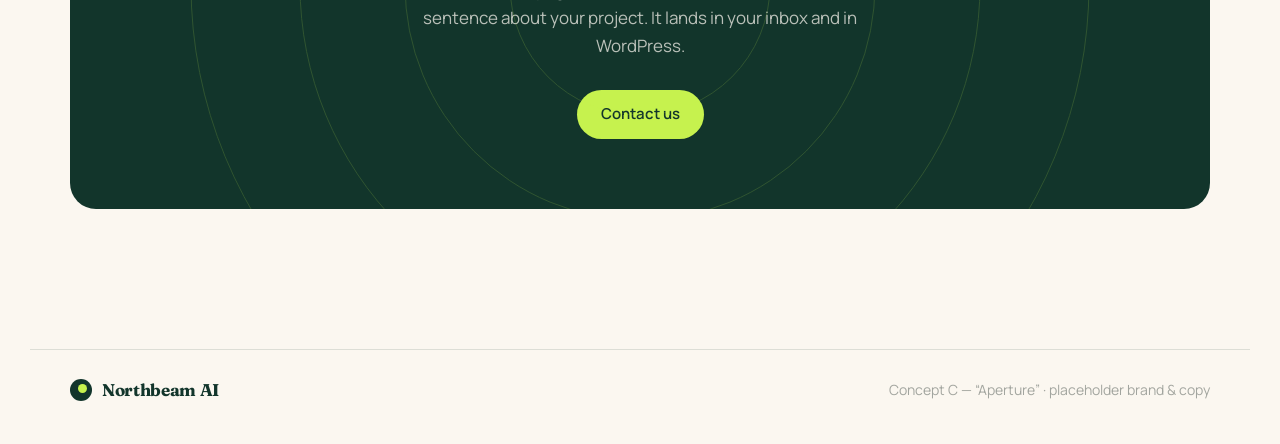
<file: c-aperture.html>
<!DOCTYPE html>
<html lang="en">
<head>
<meta charset="utf-8">
<meta name="viewport" content="width=device-width, initial-scale=1">
<title>Concept C — Aperture | AI/Tech site concept</title>
<link rel="preconnect" href="https://fonts.googleapis.com">
<link rel="preconnect" href="https://fonts.gstatic.com" crossorigin>
<link href="https://fonts.googleapis.com/css2?family=Fraunces:opsz,wght@9..144,400;9..144,600;9..144,700&family=Manrope:wght@400;500;600;700&display=swap" rel="stylesheet">
<style>
:root{
  --cream:#FBF7F0;
  --cream-2:#F3EDE2;
  --forest:#12352B;
  --forest-2:#1B4A3B;
  --lime:#C6F24E;
  --coral:#E9603C;
  --text:#1E2A26;
  --text-60:rgba(30,42,38,.62);
  --text-38:rgba(30,42,38,.40);
  --line:rgba(18,53,43,.13);
  --max:1220px;
  --r:26px;
}
*{box-sizing:border-box;margin:0;padding:0}
html{scroll-behavior:smooth}
body{background:var(--cream);color:var(--text);font-family:'Manrope',sans-serif;font-size:17px;line-height:1.65;-webkit-font-smoothing:antialiased;overflow-x:hidden}
.wrap{max-width:var(--max);margin:0 auto;padding:0 40px}
h1,h2,h3{font-family:'Fraunces',serif;font-weight:600;letter-spacing:-.022em;line-height:1.06}
.kicker{font-size:12.5px;font-weight:700;letter-spacing:.15em;text-transform:uppercase}

/* nav */
nav{position:sticky;top:0;z-index:40;padding:16px 0}
.nav-in{display:flex;align-items:center;justify-content:space-between;background:rgba(251,247,240,.86);backdrop-filter:blur(12px);border:1px solid var(--line);border-radius:100px;padding:10px 10px 10px 24px;box-shadow:0 6px 26px rgba(18,53,43,.05)}
.logo{display:flex;align-items:center;gap:10px;font-family:'Fraunces',serif;font-weight:700;font-size:20px;letter-spacing:-.02em;color:var(--forest)}
.dot{width:22px;height:22px;border-radius:50%;background:var(--forest);position:relative;flex:none}
.dot::after{content:'';position:absolute;inset:5px 5px auto auto;width:9px;height:9px;border-radius:50%;background:var(--lime)}
.nav-links{display:flex;align-items:center;gap:28px;font-size:15px;font-weight:500}
.nav-links a{color:var(--text-60);text-decoration:none;transition:color .2s}
.nav-links a:hover{color:var(--forest)}
.btn{background:var(--forest);color:var(--cream);padding:12px 24px;border-radius:100px;text-decoration:none;font-size:15px;font-weight:600;display:inline-block;transition:transform .25s,background .25s}
.btn:hover{background:var(--forest-2);transform:translateY(-2px)}
.btn-lime{background:var(--lime);color:var(--forest)}
.btn-lime:hover{background:#D3FA6B}
.btn-out{background:transparent;color:var(--forest);box-shadow:inset 0 0 0 1.5px var(--line)}
.btn-out:hover{background:var(--cream-2)}
.nav-links a.btn{color:var(--cream)}

/* hero */
header{padding:52px 0 30px;position:relative}
.blob{position:absolute;width:520px;height:520px;border-radius:50%;filter:blur(70px);opacity:.5;z-index:-1}
.blob.a{background:#DFF0A8;left:-160px;top:40px}
.blob.b{background:#F7D3C6;right:-140px;top:-60px}
.hero-top{text-align:center;max-width:940px;margin:0 auto}
.pill{display:inline-flex;align-items:center;gap:8px;background:var(--cream-2);border:1px solid var(--line);border-radius:100px;padding:7px 16px;color:var(--forest);margin-bottom:26px}
.pill i{width:7px;height:7px;border-radius:50%;background:var(--coral);font-style:normal}
h1{font-size:clamp(48px,6.6vw,88px)}
h1 em{font-style:italic;font-weight:400;color:var(--forest-2)}
h1 mark{background:linear-gradient(0deg,var(--lime) 42%,transparent 42%);padding:0 .06em;color:inherit}
.hero-sub{max-width:52ch;margin:26px auto 0;text-align:center;color:var(--text-60);font-size:19px}
.hero-cta{display:flex;gap:12px;justify-content:center;margin-top:34px;flex-wrap:wrap}
.hero-card{
  margin-top:56px;background:var(--forest);color:var(--cream);border-radius:var(--r);
  padding:46px;display:grid;grid-template-columns:1.15fr 1fr;gap:46px;align-items:center;position:relative;overflow:hidden;
}
.hero-card::before{content:'';position:absolute;right:-90px;bottom:-120px;width:340px;height:340px;border-radius:50%;border:1px solid rgba(198,242,78,.28)}
.hero-card::after{content:'';position:absolute;right:-30px;bottom:-60px;width:200px;height:200px;border-radius:50%;border:1px solid rgba(198,242,78,.2)}
.hero-card h2{font-size:clamp(26px,2.7vw,34px);max-width:16ch}
.hero-card p{color:rgba(251,247,240,.72);margin-top:14px;max-width:40ch}
.mini{display:grid;grid-template-columns:1fr 1fr;gap:14px;position:relative;z-index:2}
.mini div{border:1px dashed rgba(198,242,78,.35);border-radius:16px;padding:18px}
.mini .n{font-family:'Fraunces',serif;font-size:30px;color:var(--lime);line-height:1}
.mini .l{font-size:12.5px;color:rgba(251,247,240,.6);margin-top:6px;letter-spacing:.04em}

/* logos */
.logos{padding:44px 0 10px}
.logos-in{display:flex;align-items:center;justify-content:center;gap:20px;flex-wrap:wrap}
.slot{border:1px dashed var(--line);border-radius:100px;padding:10px 26px;color:var(--text-38);font-size:12px;font-weight:600;letter-spacing:.12em}

section{padding:92px 0}
.sec-top{text-align:center;max-width:52ch;margin:0 auto 52px}
.sec-top .kicker{color:var(--coral)}
.sec-top h2{font-size:clamp(34px,4.2vw,54px);margin:14px 0 16px}
.sec-top p{color:var(--text-60)}
.grid{display:grid;grid-template-columns:repeat(2,1fr);gap:20px}
.svc{background:#fff;border:1px solid var(--line);border-radius:var(--r);padding:34px;transition:transform .3s,box-shadow .3s;position:relative;overflow:hidden}
.svc:hover{transform:translateY(-4px);box-shadow:0 18px 40px rgba(18,53,43,.09)}
.ico{width:50px;height:50px;border-radius:14px;background:var(--cream-2);display:grid;place-items:center;margin-bottom:20px}
.ico svg{width:24px;height:24px;fill:none;stroke:var(--forest);stroke-width:1.6;stroke-linecap:round}
.svc:nth-child(2) .ico{background:#EAF7CF}
.svc:nth-child(3) .ico{background:#FBE4DC}
.svc h3{font-size:25px;margin-bottom:10px}
.svc p{color:var(--text-60);font-size:16px}
.svc .more{margin-top:18px;display:inline-block;color:var(--forest);font-weight:600;font-size:15px;text-decoration:none;border-bottom:1.5px solid var(--lime);padding-bottom:2px}

.about{background:var(--cream-2);border-radius:var(--r);padding:56px;display:grid;grid-template-columns:1fr 1fr;gap:56px;align-items:center}
.about h2{font-size:clamp(32px,3.6vw,44px);margin-bottom:18px}
.about p{color:var(--text-60);margin-bottom:14px}
.values{display:flex;flex-wrap:wrap;gap:9px;margin-top:22px}
.value{background:var(--cream);border:1px solid var(--line);border-radius:100px;padding:8px 16px;font-size:14px;font-weight:600;color:var(--forest)}
.photo{aspect-ratio:1/1;border-radius:var(--r);background:
   radial-gradient(circle at 30% 26%,#DFF0A8,transparent 55%),
   radial-gradient(circle at 74% 76%,#F7D3C6,transparent 58%),var(--cream);
  border:1px dashed var(--line);display:grid;place-items:center;text-align:center;color:var(--text-38);font-size:13px;font-weight:600;letter-spacing:.1em;text-transform:uppercase}

.cta-band{background:var(--forest);border-radius:var(--r);padding:70px 56px;text-align:center;color:var(--cream);position:relative;overflow:hidden}
.cta-band h2{font-size:clamp(36px,4.6vw,60px);max-width:16ch;margin:0 auto}
.cta-band h2 em{font-style:italic;font-weight:400;color:var(--lime)}
.cta-band p{color:rgba(251,247,240,.72);max-width:46ch;margin:20px auto 0}
.cta-band .hero-cta{margin-top:30px}
.rings{position:absolute;left:50%;top:50%;transform:translate(-50%,-50%);width:900px;height:900px;opacity:.16;pointer-events:none}
.rings circle{fill:none;stroke:var(--lime)}

footer{padding:48px 0 40px;color:var(--text-38);font-size:14px}
.foot{display:flex;justify-content:space-between;gap:20px;flex-wrap:wrap;align-items:center;border-top:1px solid var(--line);padding-top:26px}

@media(max-width:900px){
  .wrap{padding:0 20px}
  .nav-links a:not(.btn){display:none}
  .hero-card,.about{grid-template-columns:1fr;gap:30px;padding:32px}
  .grid{grid-template-columns:1fr}
  .cta-band{padding:52px 26px}
  section{padding:64px 0}
}
</style>
</head>
<body>

<nav><div class="wrap"><div class="nav-in">
  <div class="logo"><span class="dot"></span>Northbeam AI</div>
  <div class="nav-links">
    <a href="#">Services</a><a href="#">About</a><a href="#">Insights</a><a href="#" class="btn">Let's talk</a>
  </div>
</div></div></nav>

<header>
  <div class="blob a"></div><div class="blob b"></div>
  <div class="wrap">
    <div class="hero-top">
      <span class="pill kicker"><i></i>Small team · Applied AI</span>
      <h1>AI that earns its place in <mark>your</mark> <em>workflow</em>.</h1>
    </div>
    <p class="hero-sub">We help teams find the handful of problems where AI genuinely helps — then build, integrate and support the system that solves them.</p>
    <div class="hero-cta"><a href="#" class="btn">Book a discovery call</a><a href="#" class="btn btn-out">Explore services</a></div>

    <div class="hero-card">
      <div>
        <h2>Start with a two-week discovery, not a twelve-month roadmap.</h2>
        <p>You get a written recommendation, a cost estimate and a working prototype you can show your team.</p>
      </div>
      <div class="mini">
        <div><div class="n">[ 00 ]</div><div class="l">Your metric</div></div>
        <div><div class="n">[ 00 ]</div><div class="l">Your metric</div></div>
        <div><div class="n">[ 00 ]</div><div class="l">Your metric</div></div>
        <div><div class="n">[ 00 ]</div><div class="l">Your metric</div></div>
      </div>
    </div>
  </div>
</header>

<div class="logos"><div class="wrap logos-in">
  <span class="slot">CLIENT LOGO</span><span class="slot">CLIENT LOGO</span><span class="slot">CLIENT LOGO</span><span class="slot">CLIENT LOGO</span>
</div></div>

<section><div class="wrap">
  <div class="sec-top">
    <span class="kicker">What we do</span>
    <h2>Four services, one team.</h2>
    <p>Each card links to its own page — add, rename or reorder them from the dashboard without breaking the layout.</p>
  </div>
  <div class="grid">
    <div class="svc"><div class="ico"><svg viewBox="0 0 24 24"><circle cx="11" cy="11" r="7"/><path d="M16 16l5 5"/></svg></div><h3>AI Strategy &amp; Discovery</h3><p>We map your workflows, find where a model earns its keep, and tell you plainly where it doesn't.</p><a href="#" class="more">Learn more</a></div>
    <div class="svc"><div class="ico"><svg viewBox="0 0 24 24"><path d="M4 17V7M4 7l6 5 5-4 5 6"/><circle cx="10" cy="12" r="1.6"/></svg></div><h3>Custom Model Development</h3><p>Retrieval, fine-tuning and evaluation built on your own data and your own definition of correct.</p><a href="#" class="more">Learn more</a></div>
    <div class="svc"><div class="ico"><svg viewBox="0 0 24 24"><rect x="3" y="4" width="8" height="7" rx="2"/><rect x="13" y="13" width="8" height="7" rx="2"/><path d="M7 11v5a2 2 0 002 2h4"/></svg></div><h3>Integration &amp; Automation</h3><p>The plumbing that puts the model inside the tools your team already uses, with guardrails and logging.</p><a href="#" class="more">Learn more</a></div>
    <div class="svc"><div class="ico"><svg viewBox="0 0 24 24"><path d="M12 3l8 4-8 4-8-4 8-4z"/><path d="M4 12l8 4 8-4"/></svg></div><h3>Advisory &amp; Enablement</h3><p>Workshops and pairing so your people can maintain and extend everything we build together.</p><a href="#" class="more">Learn more</a></div>
  </div>
</div></section>

<section style="padding-top:20px"><div class="wrap"><div class="about">
  <div>
    <span class="kicker" style="color:var(--coral)">About us</span>
    <h2>Small on purpose.</h2>
    <p>No account layer, no handoff. The people you meet on the first call are the ones who write the code and stay on after launch.</p>
    <p>Your company background goes here — how you started, what you believe, who's on the team.</p>
    <div class="values"><span class="value">Plain language</span><span class="value">Measured claims</span><span class="value">Yours to own</span><span class="value">Fast to ship</span></div>
  </div>
  <div class="photo">Team photo slot</div>
</div></div></section>

<section style="padding-top:20px"><div class="wrap"><div class="cta-band">
  <svg class="rings" viewBox="0 0 900 900"><circle cx="450" cy="450" r="449"/><circle cx="450" cy="450" r="340"/><circle cx="450" cy="450" r="235"/><circle cx="450" cy="450" r="130"/></svg>
  <h2>Tell us what you're trying to <em>figure out</em>.</h2>
  <p>The contact page is a short form — name, email and a sentence about your project. It lands in your inbox and in WordPress.</p>
  <div class="hero-cta"><a href="#" class="btn btn-lime">Contact us</a></div>
</div></div></section>

<footer><div class="wrap foot">
  <div class="logo" style="font-size:17px"><span class="dot"></span>Northbeam AI</div>
  <span>Concept C — “Aperture” · placeholder brand &amp; copy</span>
</div></footer>

</body>
</html>
</file>
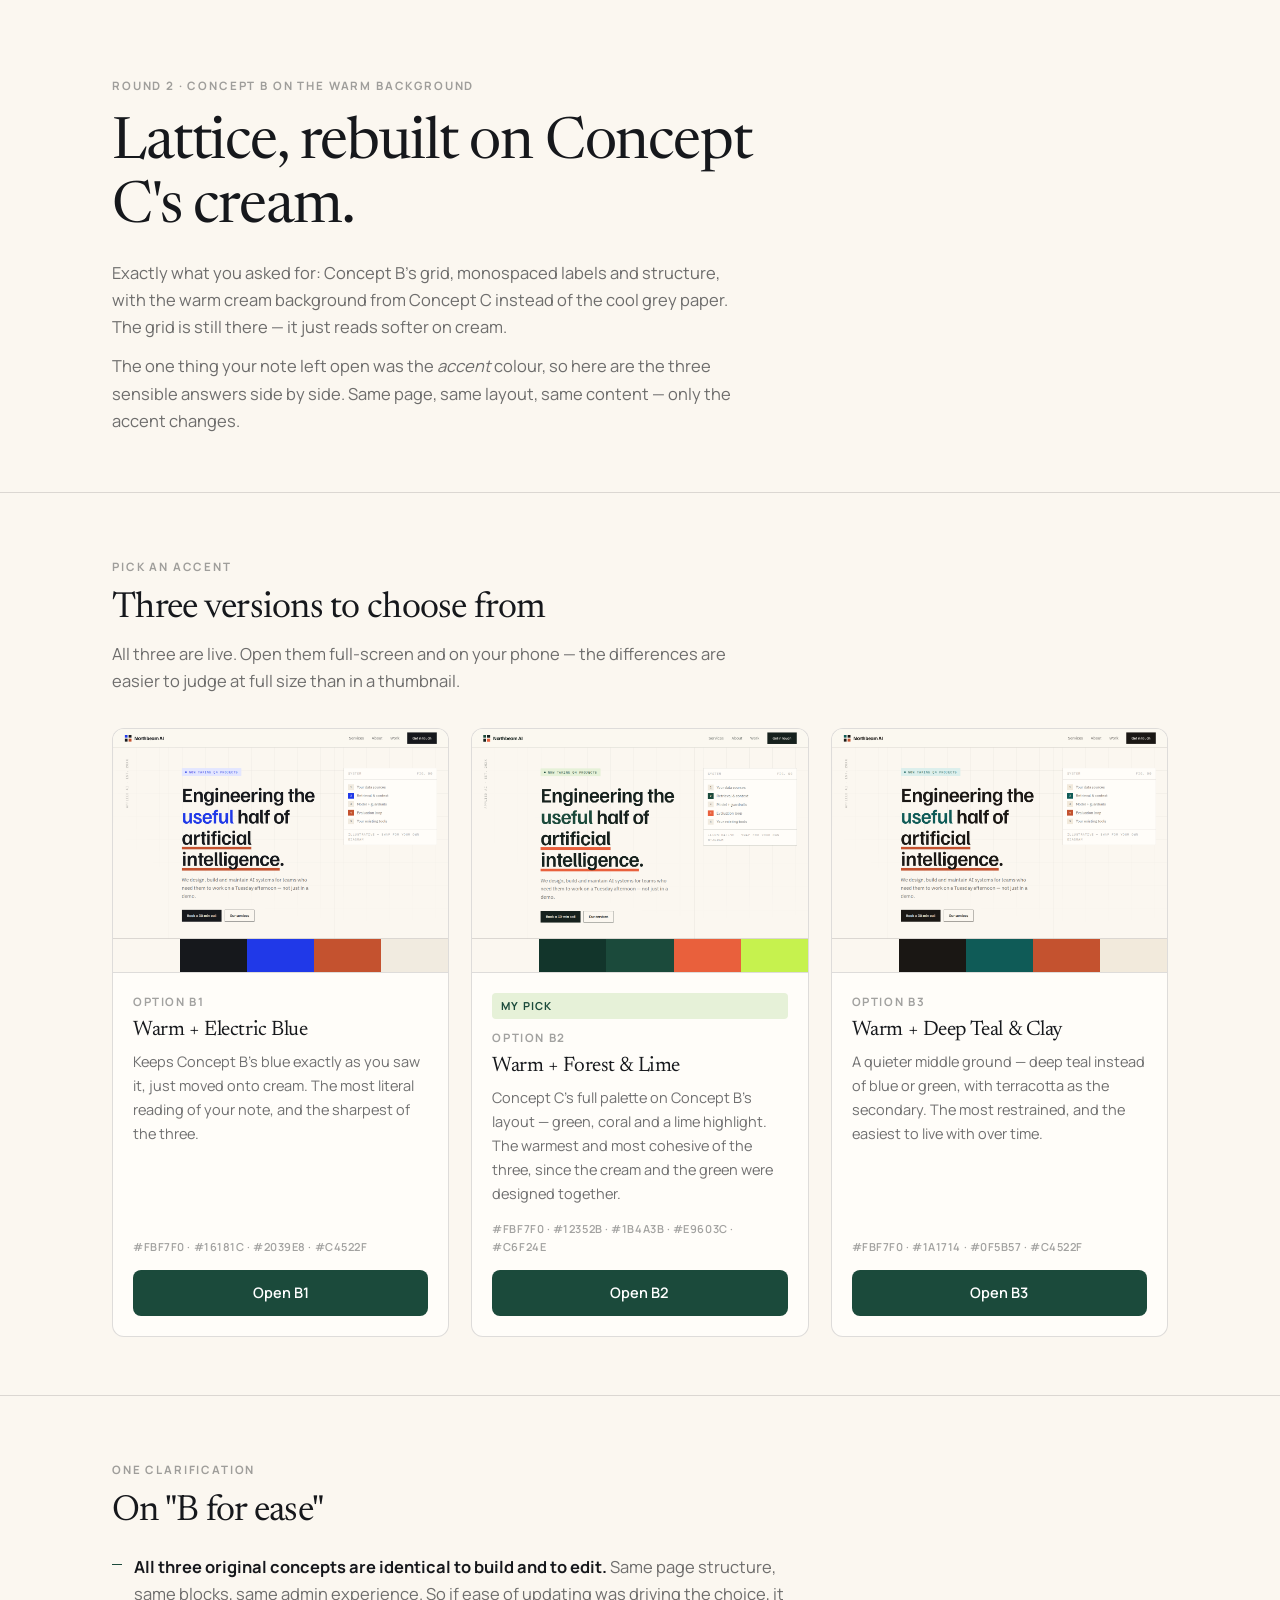
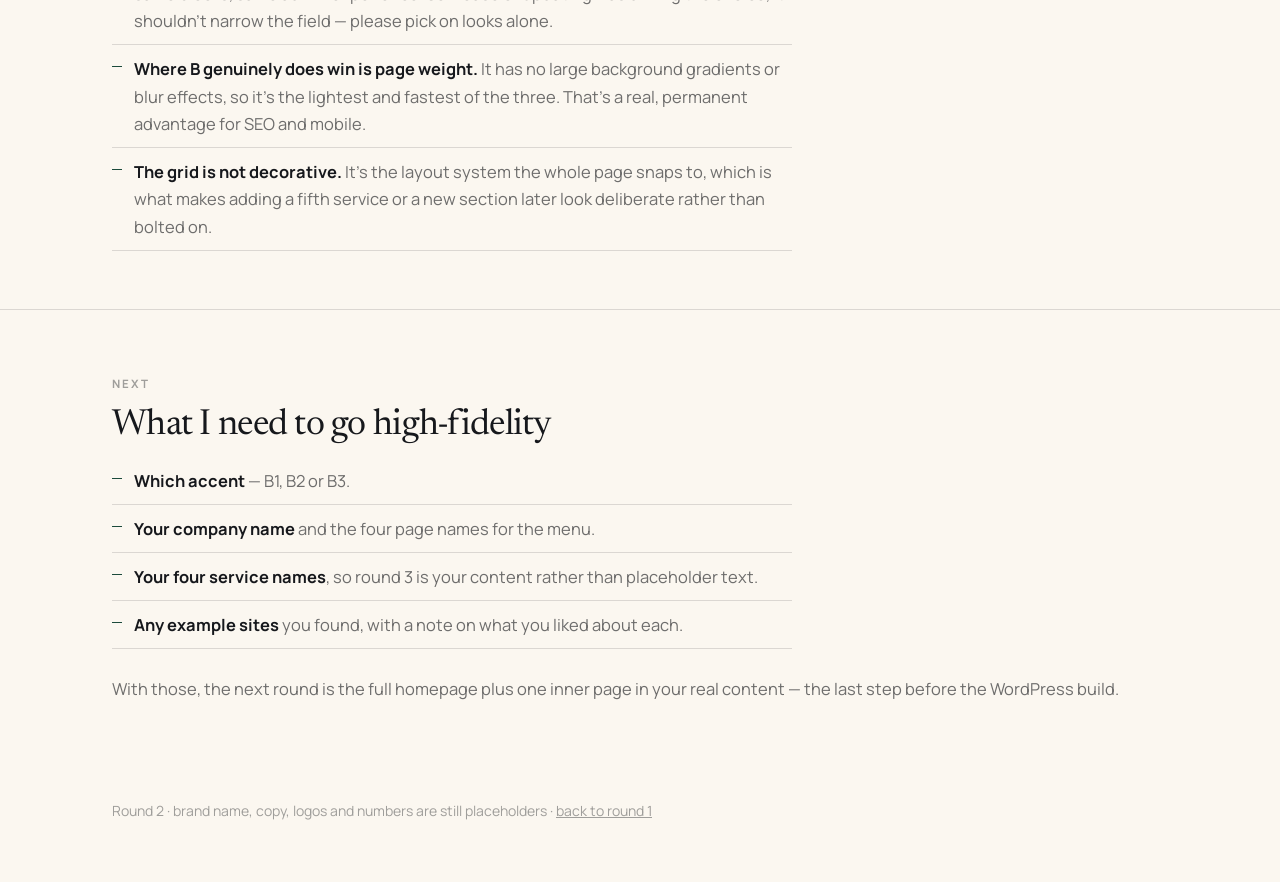
<file: round2.html>
<!DOCTYPE html>
<html lang="en">
<head>
<meta charset="utf-8">
<meta name="viewport" content="width=device-width, initial-scale=1">
<title>Round 2 — Concept B on the warm background</title>
<link rel="preconnect" href="https://fonts.googleapis.com">
<link rel="preconnect" href="https://fonts.gstatic.com" crossorigin>
<link href="https://fonts.googleapis.com/css2?family=Newsreader:opsz,wght@6..72,400;6..72,500&family=Manrope:wght@400;500;600;700&display=swap" rel="stylesheet">
<style>
:root{--bg:#FBF7F0;--ink:#16181C;--ink-60:rgba(22,24,28,.62);--ink-38:rgba(22,24,28,.40);--line:rgba(22,24,28,.14);--accent:#1B4A3B}
*{box-sizing:border-box;margin:0;padding:0}
body{background:var(--bg);color:var(--ink);font-family:'Manrope',sans-serif;font-size:16.5px;line-height:1.65;-webkit-font-smoothing:antialiased}
.wrap{max-width:1120px;margin:0 auto;padding:0 32px}
h1,h2,h3{font-family:'Newsreader',serif;font-weight:400;letter-spacing:-.02em;line-height:1.1}
.kicker{font-size:11.5px;font-weight:700;letter-spacing:.16em;text-transform:uppercase;color:var(--ink-38)}
a{color:inherit}
header{padding:70px 0 46px;border-bottom:1px solid var(--line)}
h1{font-size:clamp(36px,4.8vw,58px);max-width:20ch;margin:16px 0 18px}
header p{color:var(--ink-60);max-width:64ch;margin-bottom:12px}
section{padding:58px 0;border-bottom:1px solid var(--line)}
h2{font-size:clamp(26px,3.1vw,36px);margin:12px 0 10px}
section>.wrap>p.lead{color:var(--ink-60);max-width:64ch;margin-bottom:34px}
.opts{display:grid;grid-template-columns:repeat(3,1fr);gap:22px}
.o{border:1px solid var(--line);border-radius:12px;background:#FFFDF9;overflow:hidden;display:flex;flex-direction:column}
.o .thumb{aspect-ratio:16/10;background-size:cover;background-position:top center;border-bottom:1px solid var(--line)}
.sw{display:flex;height:34px;border-bottom:1px solid var(--line)}
.sw i{flex:1}
.o .body{padding:20px;flex:1;display:flex;flex-direction:column}
.o .sub{font-size:11.5px;letter-spacing:.14em;text-transform:uppercase;color:var(--ink-38);font-weight:700;margin-bottom:7px}
.o h3{font-size:21px;margin-bottom:8px}
.o p{font-size:14.5px;color:var(--ink-60);flex:1;margin-bottom:14px}
.hex{font-size:11px;letter-spacing:.05em;color:var(--ink-38);font-weight:600;margin-bottom:14px}
.btn{display:inline-block;text-align:center;background:var(--accent);color:#fff;text-decoration:none;padding:11px 18px;border-radius:8px;font-weight:600;font-size:14.5px}
.btn:hover{opacity:.88}
.tagbest{display:inline-block;background:#E6F1D8;color:var(--accent);font-size:11px;font-weight:700;letter-spacing:.1em;text-transform:uppercase;padding:4px 9px;border-radius:4px;margin-bottom:10px}
ul.notes{list-style:none;max-width:68ch}
ul.notes li{padding:10px 0 10px 22px;position:relative;color:var(--ink-60);border-bottom:1px solid var(--line)}
ul.notes li::before{content:'';position:absolute;left:0;top:21px;width:10px;height:1px;background:var(--accent)}
ul.notes b{color:var(--ink);font-weight:700}
footer{padding:38px 0 60px;color:var(--ink-38);font-size:14px}
@media(max-width:860px){.opts{grid-template-columns:1fr}.wrap{padding:0 20px}}
</style>
</head>
<body>

<header><div class="wrap">
  <span class="kicker">Round 2 · Concept B on the warm background</span>
  <h1>Lattice, rebuilt on Concept C's cream.</h1>
  <p>Exactly what you asked for: Concept B's grid, monospaced labels and structure, with the warm cream background from Concept C instead of the cool grey paper. The grid is still there — it just reads softer on cream.</p>
  <p>The one thing your note left open was the <em>accent</em> colour, so here are the three sensible answers side by side. Same page, same layout, same content — only the accent changes.</p>
</div></header>

<section><div class="wrap">
  <span class="kicker">Pick an accent</span>
  <h2>Three versions to choose from</h2>
  <p class="lead">All three are live. Open them full-screen and on your phone — the differences are easier to judge at full size than in a thumbnail.</p>
  <div class="opts">
    <div class="o">
      <div class="thumb" style="background-image:url(shots/b1-warm-blue-1.png)"></div>
      <div class="sw"><i style="background:#FBF7F0"></i><i style="background:#16181C"></i><i style="background:#2039E8"></i><i style="background:#C4522F"></i><i style="background:#F1EBE0"></i></div>
      <div class="body">
        <div class="sub">Option B1</div><h3>Warm + Electric Blue</h3>
        <p>Keeps Concept B's blue exactly as you saw it, just moved onto cream. The most literal reading of your note, and the sharpest of the three.</p>
        <div class="hex">#FBF7F0 · #16181C · #2039E8 · #C4522F</div>
        <a class="btn" href="b1-warm-blue.html">Open B1</a>
      </div>
    </div>
    <div class="o">
      <div class="thumb" style="background-image:url(shots/b2-warm-forest-1.png)"></div>
      <div class="sw"><i style="background:#FBF7F0"></i><i style="background:#12352B"></i><i style="background:#1B4A3B"></i><i style="background:#E9603C"></i><i style="background:#C6F24E"></i></div>
      <div class="body">
        <span class="tagbest">My pick</span>
        <div class="sub">Option B2</div><h3>Warm + Forest &amp; Lime</h3>
        <p>Concept C's full palette on Concept B's layout — green, coral and a lime highlight. The warmest and most cohesive of the three, since the cream and the green were designed together.</p>
        <div class="hex">#FBF7F0 · #12352B · #1B4A3B · #E9603C · #C6F24E</div>
        <a class="btn" href="b2-warm-forest.html">Open B2</a>
      </div>
    </div>
    <div class="o">
      <div class="thumb" style="background-image:url(shots/b3-warm-teal-1.png)"></div>
      <div class="sw"><i style="background:#FBF7F0"></i><i style="background:#1A1714"></i><i style="background:#0F5B57"></i><i style="background:#C4522F"></i><i style="background:#F2EADC"></i></div>
      <div class="body">
        <div class="sub">Option B3</div><h3>Warm + Deep Teal &amp; Clay</h3>
        <p>A quieter middle ground — deep teal instead of blue or green, with terracotta as the secondary. The most restrained, and the easiest to live with over time.</p>
        <div class="hex">#FBF7F0 · #1A1714 · #0F5B57 · #C4522F</div>
        <a class="btn" href="b3-warm-teal.html">Open B3</a>
      </div>
    </div>
  </div>
</div></section>

<section><div class="wrap">
  <span class="kicker">One clarification</span>
  <h2>On "B for ease"</h2>
  <ul class="notes">
    <li><b>All three original concepts are identical to build and to edit.</b> Same page structure, same blocks, same admin experience. So if ease of updating was driving the choice, it shouldn't narrow the field — please pick on looks alone.</li>
    <li><b>Where B genuinely does win is page weight.</b> It has no large background gradients or blur effects, so it's the lightest and fastest of the three. That's a real, permanent advantage for SEO and mobile.</li>
    <li><b>The grid is not decorative.</b> It's the layout system the whole page snaps to, which is what makes adding a fifth service or a new section later look deliberate rather than bolted on.</li>
  </ul>
</div></section>

<section style="border-bottom:0"><div class="wrap">
  <span class="kicker">Next</span>
  <h2>What I need to go high-fidelity</h2>
  <ul class="notes">
    <li><b>Which accent</b> — B1, B2 or B3.</li>
    <li><b>Your company name</b> and the four page names for the menu.</li>
    <li><b>Your four service names</b>, so round 3 is your content rather than placeholder text.</li>
    <li><b>Any example sites</b> you found, with a note on what you liked about each.</li>
  </ul>
  <p style="margin-top:26px;color:var(--ink-60)">With those, the next round is the full homepage plus one inner page in your real content — the last step before the WordPress build.</p>
</div></section>

<footer><div class="wrap">Round 2 · brand name, copy, logos and numbers are still placeholders · <a href="index.html">back to round 1</a></div></footer>

</body>
</html>
</file>
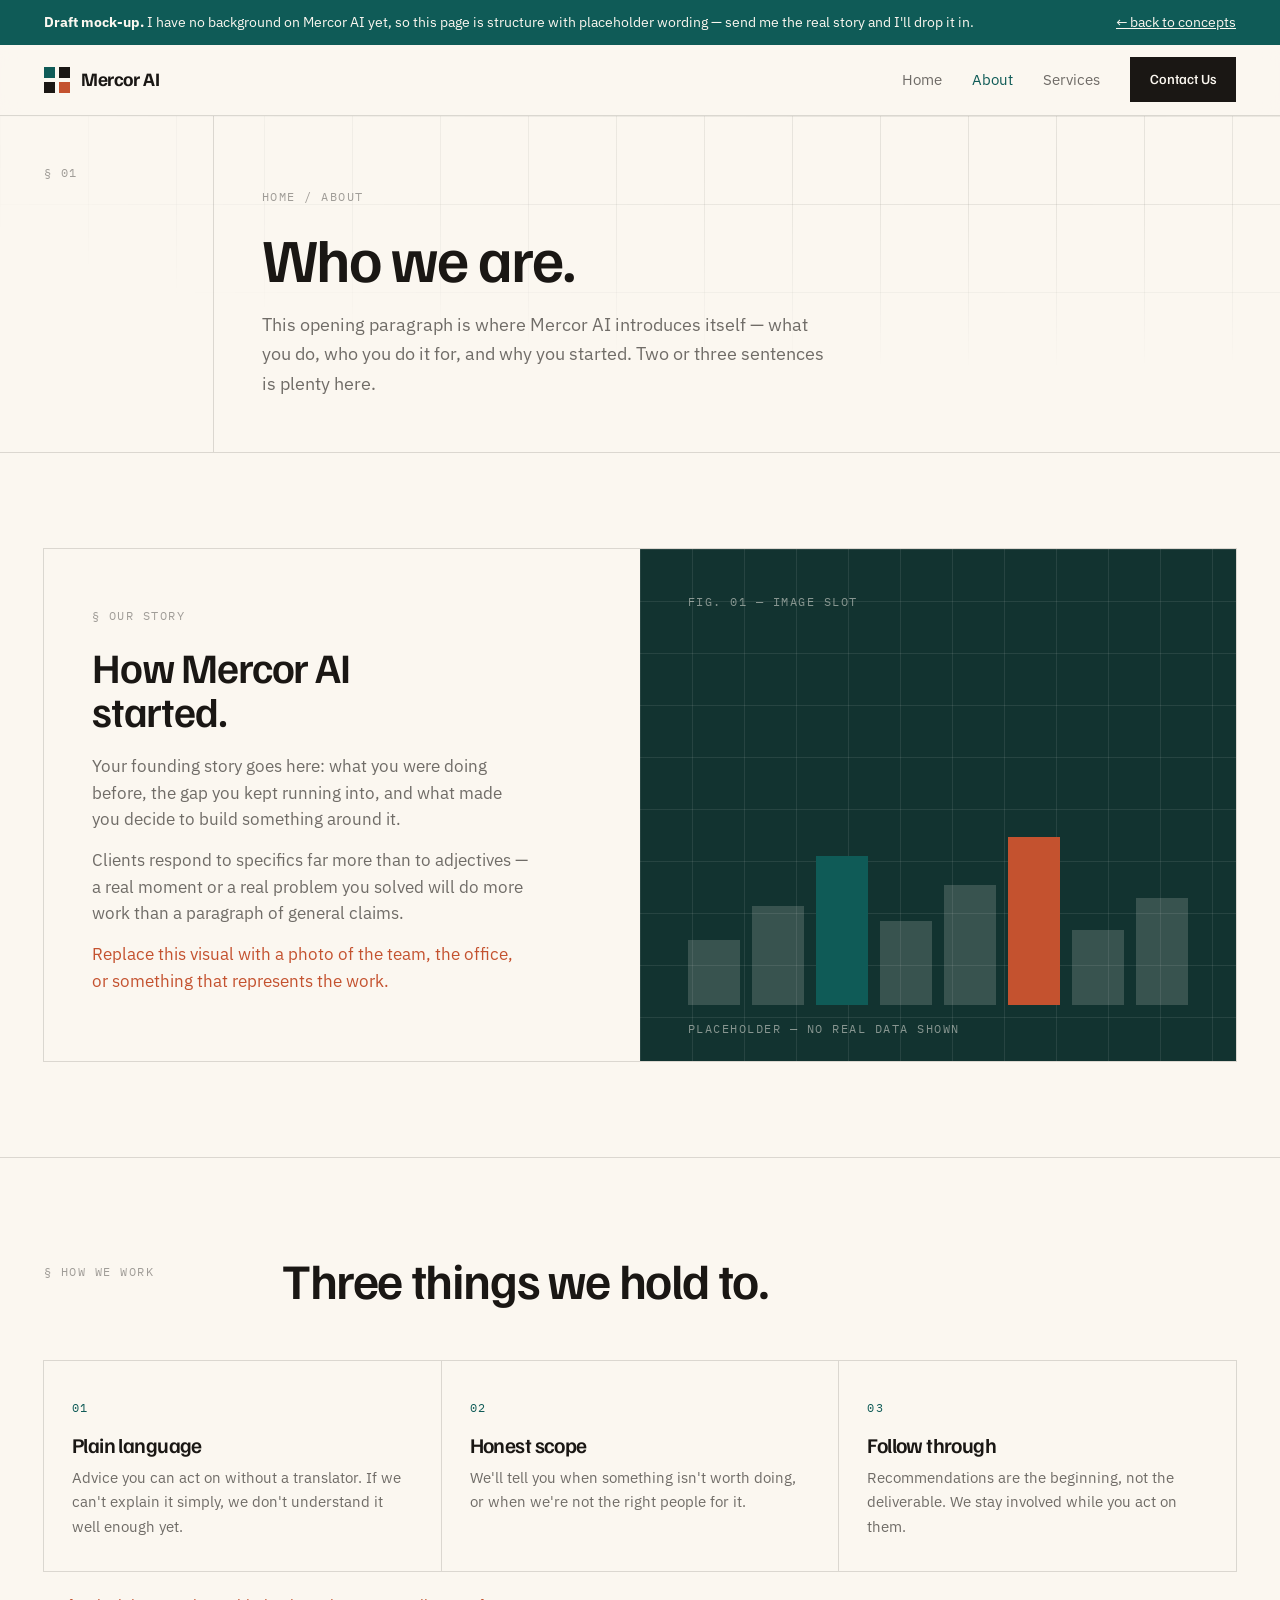
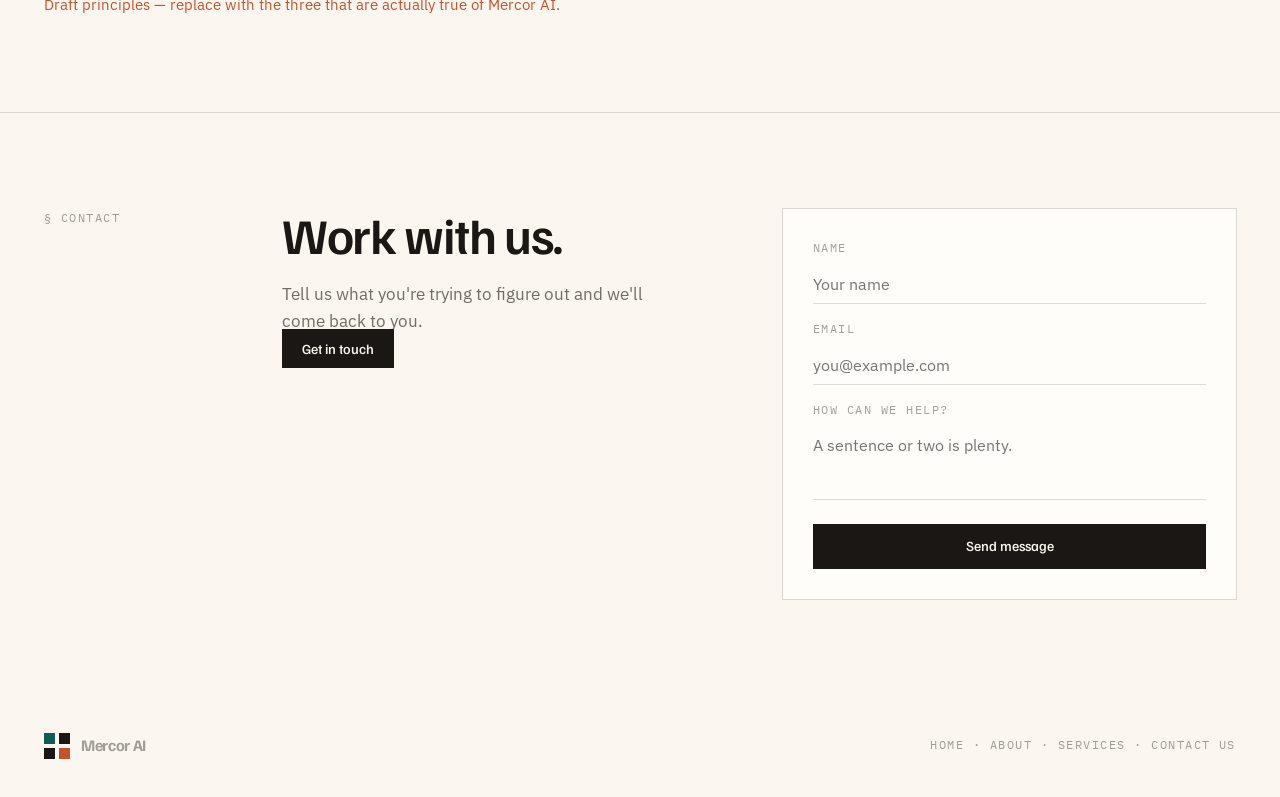
<file: mercor/about.html>
<!DOCTYPE html>
<html lang="en">
<head>
<meta charset="utf-8">
<meta name="viewport" content="width=device-width, initial-scale=1">
<title>About — Mercor AI</title>
<meta name="description" content="About Mercor AI — who we are, how we work, and the people behind the advice.">
<link rel="preconnect" href="https://fonts.googleapis.com">
<link rel="preconnect" href="https://fonts.gstatic.com" crossorigin>
<link href="https://fonts.googleapis.com/css2?family=Familjen+Grotesk:wght@400;500;600;700&family=IBM+Plex+Mono:wght@400;500&family=IBM+Plex+Sans:wght@400;500&display=swap" rel="stylesheet">
<link rel="stylesheet" href="mercor.css">
</head>
<body>

<div class="draft"><div class="wrap">
  <span><b>Draft mock-up.</b> I have no background on Mercor AI yet, so this page is structure with placeholder wording — send me the real story and I'll drop it in.</span>
  <a href="../round2.html">&larr; back to concepts</a>
</div></div>

<nav><div class="wrap nav-in">
  <a href="index.html" class="logo" style="text-decoration:none;color:inherit"><span class="mark"><span></span><span></span><span></span><span></span></span>Mercor AI</a>
  <input type="checkbox" id="navtog" class="navtog" aria-hidden="true">
  <label for="navtog" class="burger" aria-label="Open menu"><span></span><span></span><span></span></label>
  <div class="nav-links">
    <a href="index.html">Home</a><a href="about.html" style="color:var(--accent)">About</a><a href="services.html">Services</a><a href="contact.html" class="btn">Contact Us</a>
  </div>
</div></nav>

<div class="page-head">
  <div class="plot"></div>
  <div class="wrap page-head-in">
    <div class="rail"><span class="mono">§ 01</span></div>
    <div class="page-head-main">
      <span class="mono crumb">Home / About</span>
      <h1>Who we are.</h1>
      <p>This opening paragraph is where Mercor AI introduces itself — what you do, who you do it for, and why you started. Two or three sentences is plenty here.</p>
    </div>
  </div>
</div>

<section><div class="wrap">
  <div class="split">
    <div class="split-txt">
      <span class="mono" style="color:var(--ink-38)">§ Our story</span>
      <h2>How Mercor AI started.</h2>
      <p>Your founding story goes here: what you were doing before, the gap you kept running into, and what made you decide to build something around it.</p>
      <p>Clients respond to specifics far more than to adjectives — a real moment or a real problem you solved will do more work than a paragraph of general claims.</p>
      <p style="color:var(--clay)">Replace this visual with a photo of the team, the office, or something that represents the work.</p>
    </div>
    <div class="split-vis">
      <div class="plot2"></div>
      <span class="vis-tag mono">Fig. 01 — image slot</span>
      <div class="bars"><i style="height:34%"></i><i style="height:52%"></i><i style="height:78%"></i><i style="height:44%"></i><i style="height:63%"></i><i style="height:88%"></i><i style="height:39%"></i><i style="height:56%"></i></div>
      <span class="vis-cap mono">Placeholder — no real data shown</span>
    </div>
  </div>
</div></section>

<section><div class="wrap">
  <div class="head"><span class="mono">§ How we work</span><h2>Three things we hold to.</h2></div>
  <div class="principles">
    <div class="pr"><span class="num">01</span><h3>Plain language</h3><p>Advice you can act on without a translator. If we can't explain it simply, we don't understand it well enough yet.</p></div>
    <div class="pr"><span class="num">02</span><h3>Honest scope</h3><p>We'll tell you when something isn't worth doing, or when we're not the right people for it.</p></div>
    <div class="pr"><span class="num">03</span><h3>Follow through</h3><p>Recommendations are the beginning, not the deliverable. We stay involved while you act on them.</p></div>
  </div>
  <p style="margin-top:22px;color:var(--clay);font-size:14.5px">Draft principles — replace with the three that are actually true of Mercor AI.</p>
</div></section>

<section style="border-bottom:0"><div class="wrap contact">
  <span class="mono" style="color:var(--ink-38)">§ Contact</span>
  <div>
    <h2>Work with us.</h2>
    <p>Tell us what you're trying to figure out and we'll come back to you.</p>
    <a href="contact.html" class="btn" style="margin-top:10px">Get in touch</a>
  </div>
  <div class="form">
    <div class="field"><label class="mono">Name</label><input placeholder="Your name"></div>
    <div class="field"><label class="mono">Email</label><input placeholder="you@example.com"></div>
    <div class="field"><label class="mono">How can we help?</label><textarea placeholder="A sentence or two is plenty."></textarea></div>
    <a href="contact.html" class="btn">Send message</a>
  </div>
</div></section>

<footer><div class="wrap foot">
  <div class="logo" style="font-size:16px"><span class="mark"><span></span><span></span><span></span><span></span></span>Mercor AI</div>
  <span class="mono">Home · About · Services · Contact Us</span>
</div></footer>

</body>
</html>
</file>
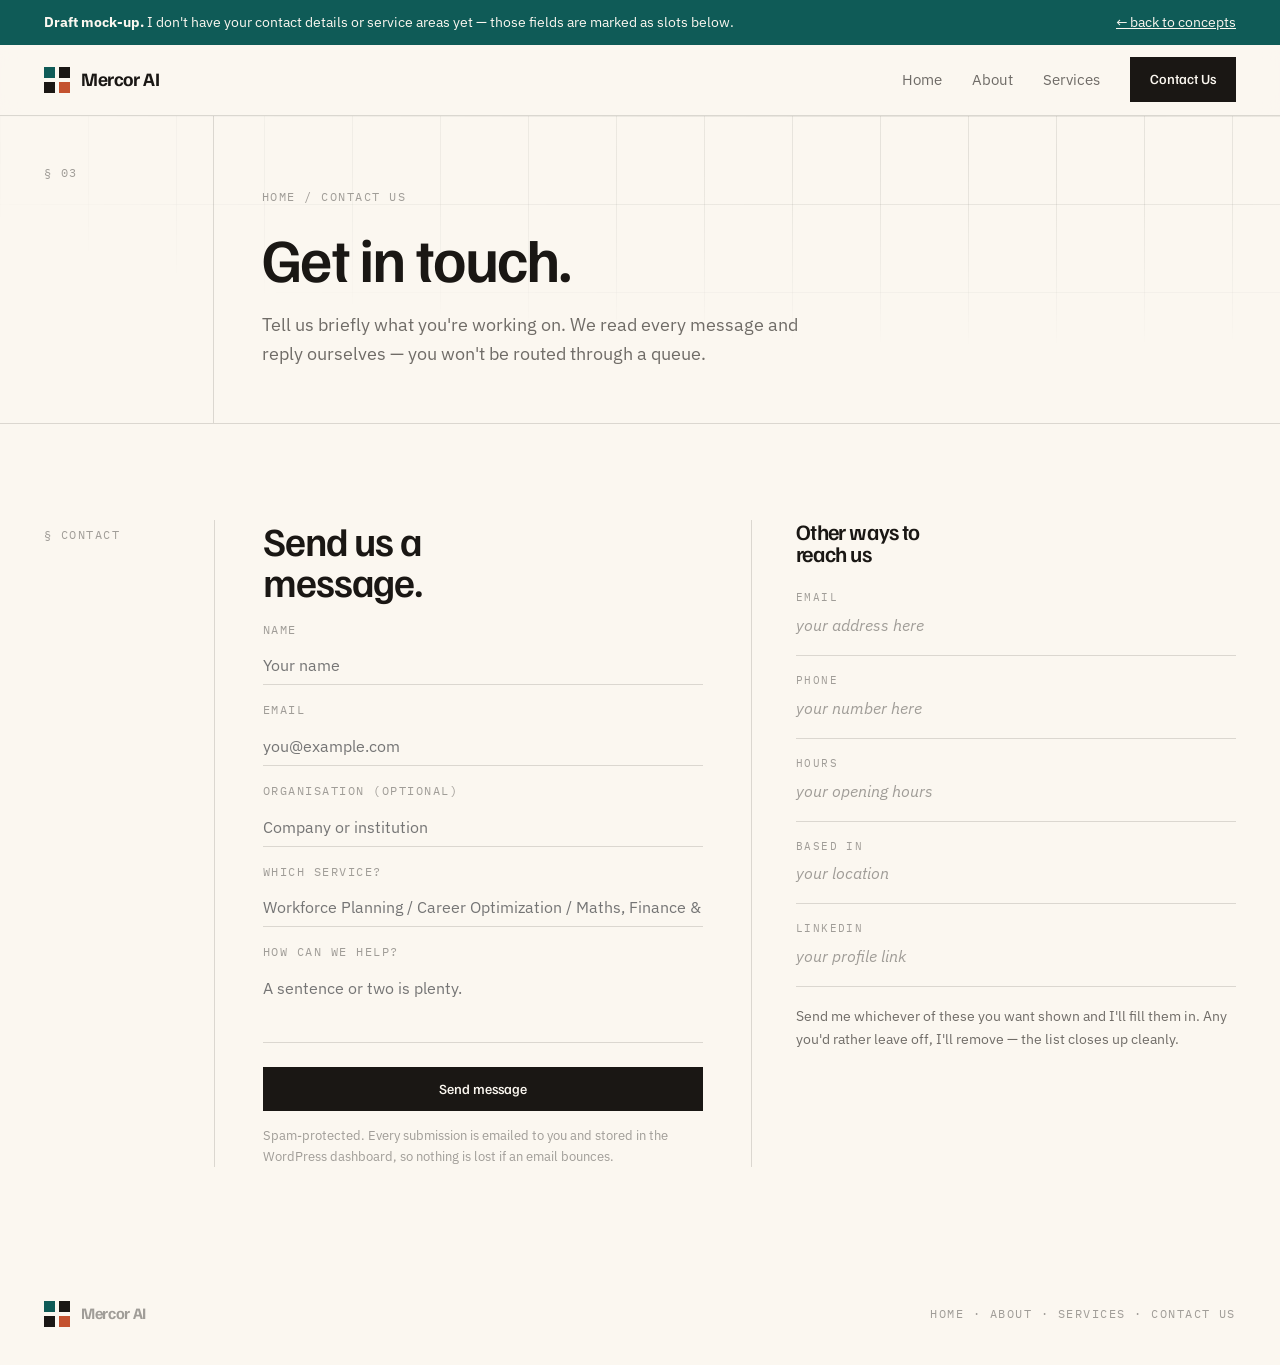
<file: mercor/contact.html>
<!DOCTYPE html>
<html lang="en">
<head>
<meta charset="utf-8">
<meta name="viewport" content="width=device-width, initial-scale=1">
<title>Contact Us — Mercor AI</title>
<meta name="description" content="Get in touch with Mercor AI about workforce planning, career optimization, or academic and quantitative advising.">
<link rel="preconnect" href="https://fonts.googleapis.com">
<link rel="preconnect" href="https://fonts.gstatic.com" crossorigin>
<link href="https://fonts.googleapis.com/css2?family=Familjen+Grotesk:wght@400;500;600;700&family=IBM+Plex+Mono:wght@400;500&family=IBM+Plex+Sans:wght@400;500&display=swap" rel="stylesheet">
<link rel="stylesheet" href="mercor.css">
</head>
<body>

<div class="draft"><div class="wrap">
  <span><b>Draft mock-up.</b> I don't have your contact details or service areas yet — those fields are marked as slots below.</span>
  <a href="../round2.html">&larr; back to concepts</a>
</div></div>

<nav><div class="wrap nav-in">
  <a href="index.html" class="logo" style="text-decoration:none;color:inherit"><span class="mark"><span></span><span></span><span></span><span></span></span>Mercor AI</a>
  <input type="checkbox" id="navtog" class="navtog" aria-hidden="true">
  <label for="navtog" class="burger" aria-label="Open menu"><span></span><span></span><span></span></label>
  <div class="nav-links">
    <a href="index.html">Home</a><a href="about.html">About</a><a href="services.html">Services</a><a href="contact.html" class="btn">Contact Us</a>
  </div>
</div></nav>

<div class="page-head">
  <div class="plot"></div>
  <div class="wrap page-head-in">
    <div class="rail"><span class="mono">§ 03</span></div>
    <div class="page-head-main">
      <span class="mono crumb">Home / Contact Us</span>
      <h1>Get in touch.</h1>
      <p>Tell us briefly what you're working on. We read every message and reply ourselves — you won't be routed through a queue.</p>
    </div>
  </div>
</div>

<section style="border-bottom:0"><div class="wrap cx">
  <div class="cl"><span class="mono" style="color:var(--ink-38)">§ Contact</span></div>

  <div class="cm">
    <h2>Send us a message.</h2>
    <div class="form" style="box-shadow:none;background:transparent;padding:0">
      <div class="field"><label class="mono">Name</label><input placeholder="Your name"></div>
      <div class="field"><label class="mono">Email</label><input placeholder="you@example.com"></div>
      <div class="field"><label class="mono">Organisation (optional)</label><input placeholder="Company or institution"></div>
      <div class="field"><label class="mono">Which service?</label><input placeholder="Workforce Planning / Career Optimization / Maths, Finance &amp; Statistics / English &amp; Academic"></div>
      <div class="field"><label class="mono">How can we help?</label><textarea placeholder="A sentence or two is plenty."></textarea></div>
      <a href="#" class="btn">Send message</a>
      <p style="font-size:13px;color:var(--ink-38);margin-top:14px">Spam-protected. Every submission is emailed to you and stored in the WordPress dashboard, so nothing is lost if an email bounces.</p>
    </div>
  </div>

  <div class="cr">
    <h2 style="font-size:22px;margin-bottom:0">Other ways to reach us</h2>
    <ul class="dl">
      <li><span class="k">Email</span><span class="v slot-inline">your address here</span></li>
      <li><span class="k">Phone</span><span class="v slot-inline">your number here</span></li>
      <li><span class="k">Hours</span><span class="v slot-inline">your opening hours</span></li>
      <li><span class="k">Based in</span><span class="v slot-inline">your location</span></li>
      <li><span class="k">LinkedIn</span><span class="v slot-inline">your profile link</span></li>
    </ul>
    <p style="font-size:14px;color:var(--ink-60);margin-top:18px">Send me whichever of these you want shown and I'll fill them in. Any you'd rather leave off, I'll remove — the list closes up cleanly.</p>
  </div>
</div></section>

<footer><div class="wrap foot">
  <div class="logo" style="font-size:16px"><span class="mark"><span></span><span></span><span></span><span></span></span>Mercor AI</div>
  <span class="mono">Home · About · Services · Contact Us</span>
</div></footer>

</body>
</html>
</file>
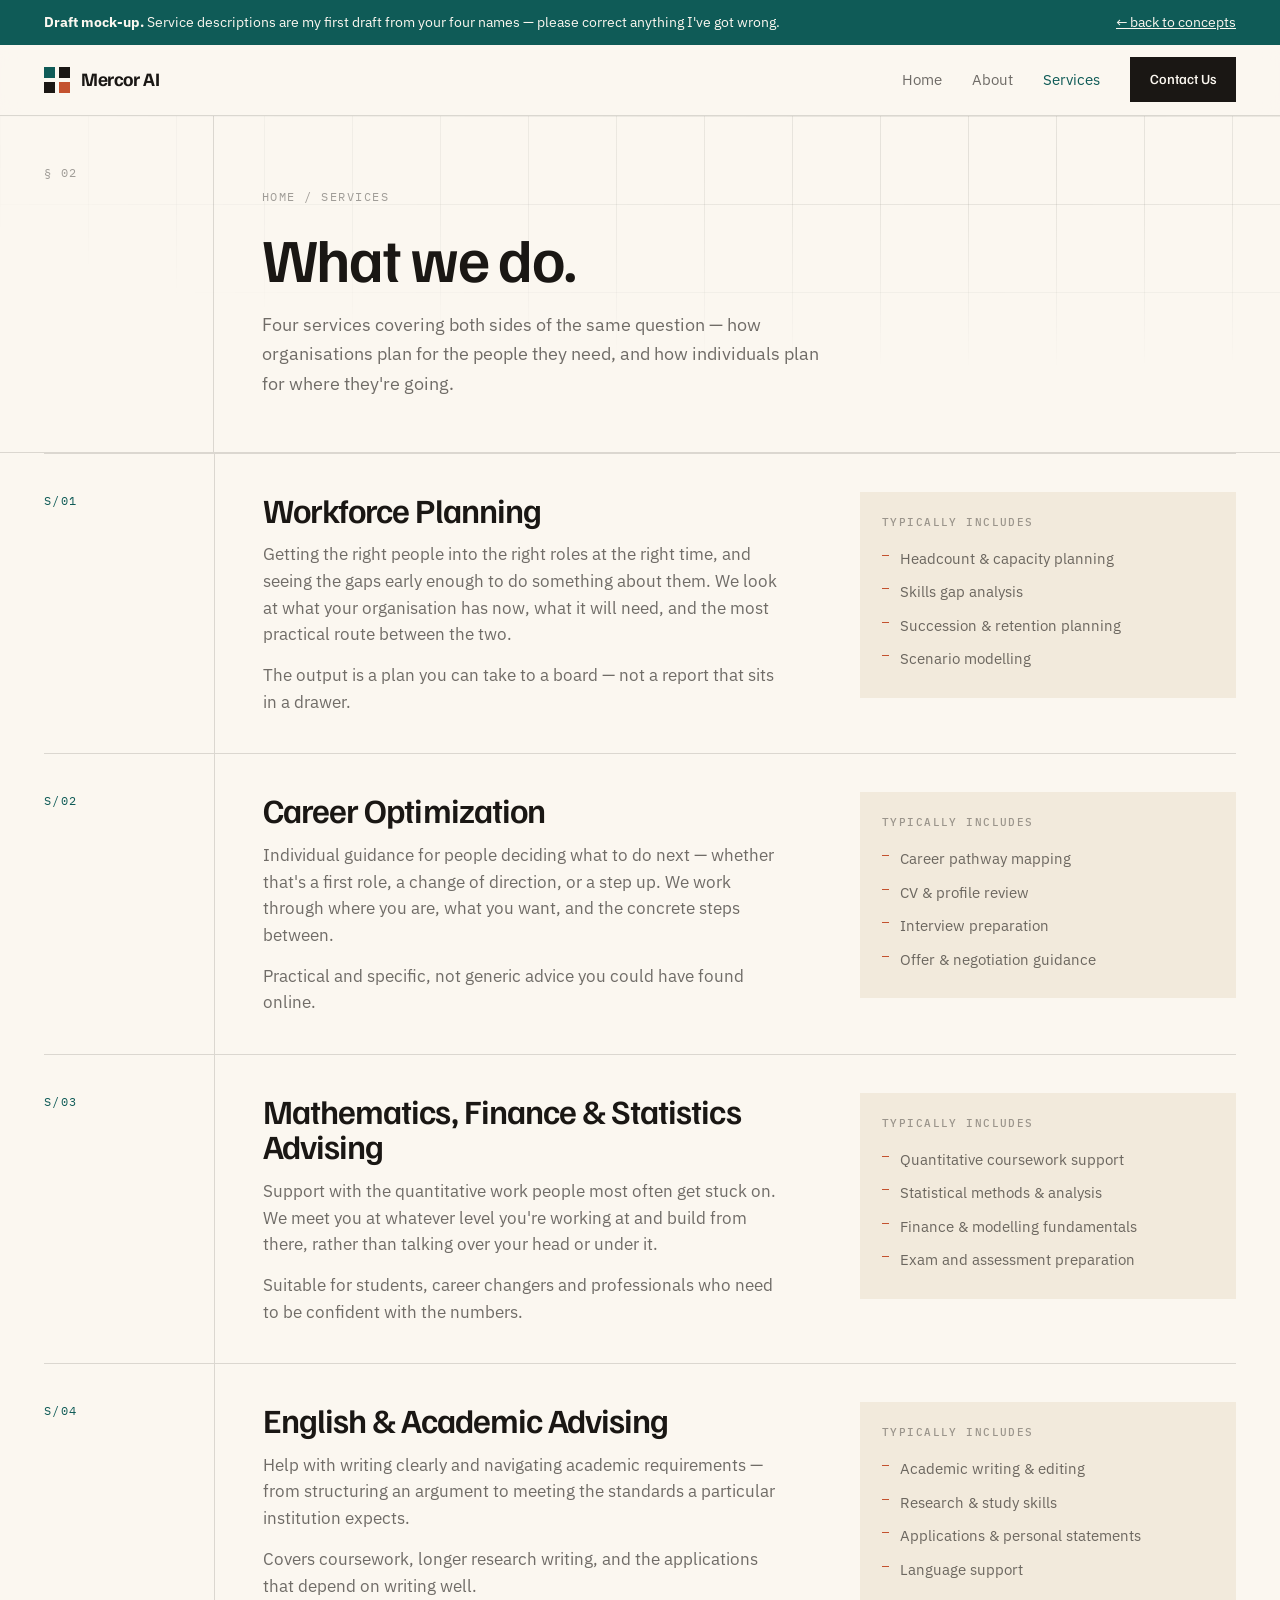
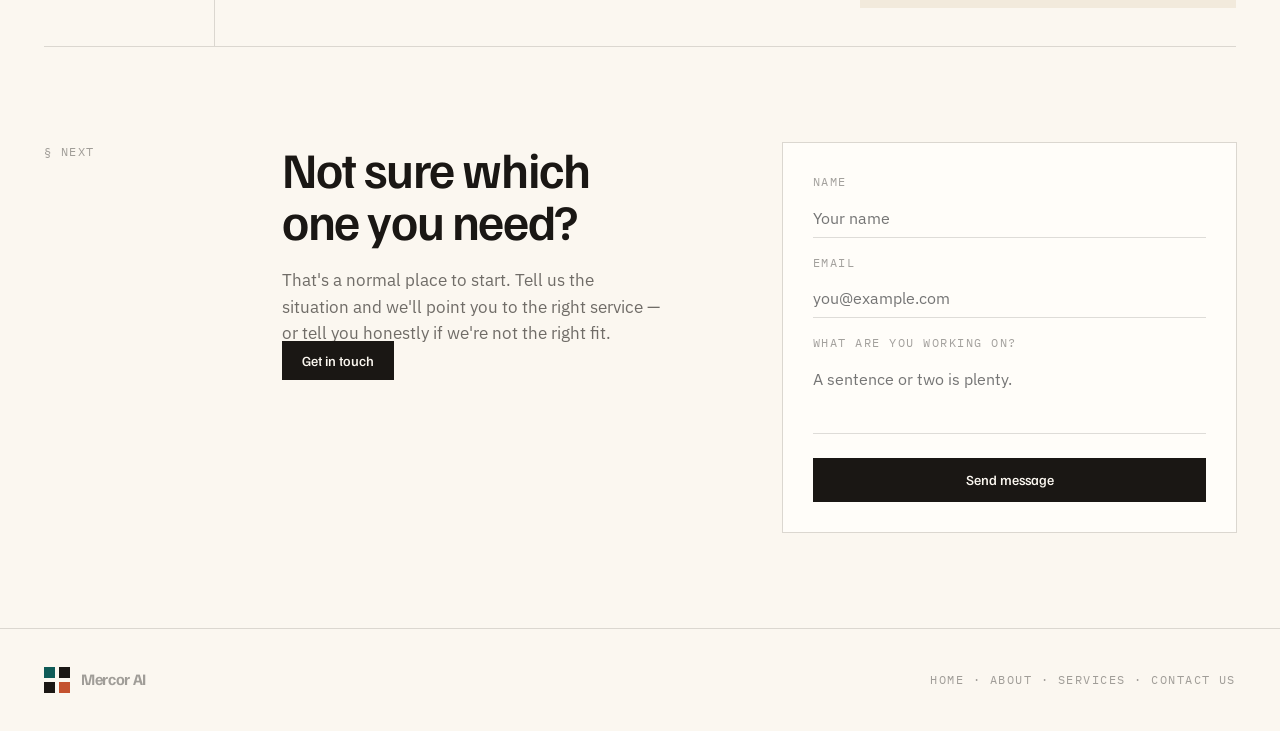
<file: mercor/services.html>
<!DOCTYPE html>
<html lang="en">
<head>
<meta charset="utf-8">
<meta name="viewport" content="width=device-width, initial-scale=1">
<title>Services — Mercor AI</title>
<meta name="description" content="Workforce planning, career optimization, mathematics, finance and statistics advising, and English and academic advising from Mercor AI.">
<link rel="preconnect" href="https://fonts.googleapis.com">
<link rel="preconnect" href="https://fonts.gstatic.com" crossorigin>
<link href="https://fonts.googleapis.com/css2?family=Familjen+Grotesk:wght@400;500;600;700&family=IBM+Plex+Mono:wght@400;500&family=IBM+Plex+Sans:wght@400;500&display=swap" rel="stylesheet">
<link rel="stylesheet" href="mercor.css">
</head>
<body>

<div class="draft"><div class="wrap">
  <span><b>Draft mock-up.</b> Service descriptions are my first draft from your four names — please correct anything I've got wrong.</span>
  <a href="../round2.html">&larr; back to concepts</a>
</div></div>

<nav><div class="wrap nav-in">
  <a href="index.html" class="logo" style="text-decoration:none;color:inherit"><span class="mark"><span></span><span></span><span></span><span></span></span>Mercor AI</a>
  <input type="checkbox" id="navtog" class="navtog" aria-hidden="true">
  <label for="navtog" class="burger" aria-label="Open menu"><span></span><span></span><span></span></label>
  <div class="nav-links">
    <a href="index.html">Home</a><a href="about.html">About</a><a href="services.html" style="color:var(--accent)">Services</a><a href="contact.html" class="btn">Contact Us</a>
  </div>
</div></nav>

<div class="page-head">
  <div class="plot"></div>
  <div class="wrap page-head-in">
    <div class="rail"><span class="mono">§ 02</span></div>
    <div class="page-head-main">
      <span class="mono crumb">Home / Services</span>
      <h1>What we do.</h1>
      <p>Four services covering both sides of the same question — how organisations plan for the people they need, and how individuals plan for where they're going.</p>
    </div>
  </div>
</div>

<section style="padding-top:0;padding-bottom:0;border-bottom:0"><div class="wrap">

  <div class="detail">
    <div class="dn">S/01</div>
    <div class="db">
      <div>
        <h2>Workforce Planning</h2>
        <p>Getting the right people into the right roles at the right time, and seeing the gaps early enough to do something about them. We look at what your organisation has now, what it will need, and the most practical route between the two.</p>
        <p>The output is a plan you can take to a board — not a report that sits in a drawer.</p>
      </div>
      <div class="who">
        <h4>Typically includes</h4>
        <ul><li>Headcount &amp; capacity planning</li><li>Skills gap analysis</li><li>Succession &amp; retention planning</li><li>Scenario modelling</li></ul>
      </div>
    </div>
  </div>

  <div class="detail">
    <div class="dn">S/02</div>
    <div class="db">
      <div>
        <h2>Career Optimization</h2>
        <p>Individual guidance for people deciding what to do next — whether that's a first role, a change of direction, or a step up. We work through where you are, what you want, and the concrete steps between.</p>
        <p>Practical and specific, not generic advice you could have found online.</p>
      </div>
      <div class="who">
        <h4>Typically includes</h4>
        <ul><li>Career pathway mapping</li><li>CV &amp; profile review</li><li>Interview preparation</li><li>Offer &amp; negotiation guidance</li></ul>
      </div>
    </div>
  </div>

  <div class="detail">
    <div class="dn">S/03</div>
    <div class="db">
      <div>
        <h2>Mathematics, Finance &amp; Statistics Advising</h2>
        <p>Support with the quantitative work people most often get stuck on. We meet you at whatever level you're working at and build from there, rather than talking over your head or under it.</p>
        <p>Suitable for students, career changers and professionals who need to be confident with the numbers.</p>
      </div>
      <div class="who">
        <h4>Typically includes</h4>
        <ul><li>Quantitative coursework support</li><li>Statistical methods &amp; analysis</li><li>Finance &amp; modelling fundamentals</li><li>Exam and assessment preparation</li></ul>
      </div>
    </div>
  </div>

  <div class="detail">
    <div class="dn">S/04</div>
    <div class="db">
      <div>
        <h2>English &amp; Academic Advising</h2>
        <p>Help with writing clearly and navigating academic requirements — from structuring an argument to meeting the standards a particular institution expects.</p>
        <p>Covers coursework, longer research writing, and the applications that depend on writing well.</p>
      </div>
      <div class="who">
        <h4>Typically includes</h4>
        <ul><li>Academic writing &amp; editing</li><li>Research &amp; study skills</li><li>Applications &amp; personal statements</li><li>Language support</li></ul>
      </div>
    </div>
  </div>

</div></section>

<section><div class="wrap contact">
  <span class="mono" style="color:var(--ink-38)">§ Next</span>
  <div>
    <h2>Not sure which one you need?</h2>
    <p>That's a normal place to start. Tell us the situation and we'll point you to the right service — or tell you honestly if we're not the right fit.</p>
    <a href="contact.html" class="btn" style="margin-top:10px">Get in touch</a>
  </div>
  <div class="form">
    <div class="field"><label class="mono">Name</label><input placeholder="Your name"></div>
    <div class="field"><label class="mono">Email</label><input placeholder="you@example.com"></div>
    <div class="field"><label class="mono">What are you working on?</label><textarea placeholder="A sentence or two is plenty."></textarea></div>
    <a href="contact.html" class="btn">Send message</a>
  </div>
</div></section>

<footer><div class="wrap foot">
  <div class="logo" style="font-size:16px"><span class="mark"><span></span><span></span><span></span><span></span></span>Mercor AI</div>
  <span class="mono">Home · About · Services · Contact Us</span>
</div></footer>

</body>
</html>
</file>
<file: mercor/mercor.css>
:root{
  --paper:#FBF7F0;
  --paper-2:#F2EADC;
  --ink:#1A1714;
  --ink-60:rgba(26,23,20,.62);
  --ink-38:rgba(26,23,20,.40);
  --rule:rgba(26,23,20,.14);
  --accent:#0F5B57;
  --accent-wash:#DCEFEC;
  --clay:#C4522F;
  --max:1280px;
  --paper-rgb:251,247,240;
  --surface:#FFFDF9;
  --on-accent:#fff;
  --deep:#123330;
  --bar-hi:var(--accent);
}
*{box-sizing:border-box;margin:0;padding:0}
html{scroll-behavior:smooth}
body{
  background:var(--paper);color:var(--ink);
  font-family:'IBM Plex Sans',sans-serif;font-size:16.5px;line-height:1.62;
  -webkit-font-smoothing:antialiased;overflow-x:hidden;
}
.wrap{max-width:var(--max);margin:0 auto;padding:0 44px}
.mono{font-family:'IBM Plex Mono',monospace;font-size:11.5px;letter-spacing:.13em;text-transform:uppercase}
h1,h2,h3{font-family:'Familjen Grotesk',sans-serif;font-weight:600;letter-spacing:-.028em;line-height:1.04}

/* ---- nav ---- */
nav{position:sticky;top:0;z-index:30;background:rgba(var(--paper-rgb),.9);backdrop-filter:blur(10px);border-bottom:1px solid var(--rule)}
.nav-in{display:flex;align-items:center;justify-content:space-between;height:70px}
.logo{display:flex;align-items:center;gap:11px;font-family:'Familjen Grotesk',sans-serif;font-weight:700;font-size:19px;letter-spacing:-.02em}
.mark{width:26px;height:26px;position:relative;flex:none}
.mark span{position:absolute;background:var(--ink)}
.mark span:nth-child(1){left:0;top:0;width:11px;height:11px;background:var(--accent)}
.mark span:nth-child(2){right:0;top:0;width:11px;height:11px}
.mark span:nth-child(3){left:0;bottom:0;width:11px;height:11px}
.mark span:nth-child(4){right:0;bottom:0;width:11px;height:11px;background:var(--clay)}
.nav-links{display:flex;gap:30px;align-items:center;font-size:15px}
.nav-links a{color:var(--ink-60);text-decoration:none;transition:color .2s}
.nav-links a:hover{color:var(--accent)}
.btn{background:var(--ink);color:var(--paper);padding:11px 20px;text-decoration:none;font-size:14px;font-weight:500;font-family:'Familjen Grotesk',sans-serif;transition:background .25s}
.btn:hover{background:var(--accent)}
.btn-ghost{background:transparent;color:var(--ink);box-shadow:inset 0 0 0 1px var(--ink)}
.btn-ghost:hover{background:var(--ink);color:var(--paper)}
.nav-links a.btn{color:var(--paper)}
.navtog{display:none}
.burger{display:none;width:26px;height:18px;position:relative;cursor:pointer;flex:none}
.burger span{position:absolute;left:0;right:0;height:2px;background:var(--ink);transition:transform .25s,top .25s,opacity .2s}
.burger span:nth-child(1){top:0}
.burger span:nth-child(2){top:8px}
.burger span:nth-child(3){top:16px}

/* ---- hero ---- */
header{border-bottom:1px solid var(--rule);position:relative;overflow:hidden}
.plot{
  position:absolute;inset:0;
  background-image:linear-gradient(var(--rule) 1px,transparent 1px),linear-gradient(90deg,var(--rule) 1px,transparent 1px);
  background-size:88px 88px;opacity:.75;
  -webkit-mask-image:radial-gradient(120% 90% at 78% 12%,#000,transparent 72%);
          mask-image:radial-gradient(120% 90% at 78% 12%,#000,transparent 72%);
}
.hero{position:relative;display:grid;grid-template-columns:170px 1.3fr .8fr;gap:0;min-height:560px}
.rail{border-right:1px solid var(--rule);padding:44px 0 44px 0;display:flex;flex-direction:column;justify-content:space-between}
.rail .mono{color:var(--ink-38);writing-mode:vertical-rl;transform:rotate(180deg)}
.hero-main{padding:78px 0 66px 48px}
.tag{display:inline-flex;align-items:center;gap:9px;background:var(--accent-wash);color:var(--accent);padding:6px 13px;border-radius:2px}
.tag i{width:6px;height:6px;background:var(--accent);border-radius:50%;font-style:normal}
h1{font-size:clamp(46px,6.1vw,86px);margin:28px 0 0;max-width:15ch}
h1 span{color:var(--accent)}
h1 u{text-decoration:none;box-shadow:inset 0 -.13em 0 var(--clay)}
.lede{margin-top:28px;max-width:46ch;font-size:19px;color:var(--ink-60)}
.hero-cta{margin-top:38px;display:flex;gap:12px;flex-wrap:wrap}
.hero-meta{display:grid;grid-template-columns:repeat(3,1fr);border-top:1px solid var(--rule);margin-top:64px}
.hero-meta div{padding:20px 18px 0 0}
.hero-meta .mono{color:var(--ink-38)}
.hero-meta p{font-size:14.5px;margin-top:6px;color:var(--ink-60)}
/* hero right panel */
.hero-aside{border-left:1px solid var(--rule);padding:78px 0 66px 34px;display:flex;flex-direction:column;justify-content:space-between}
.panel{box-shadow:0 0 0 1px var(--rule);background:var(--surface)}
.panel .ph{padding:12px 16px;border-bottom:1px solid var(--rule);display:flex;justify-content:space-between;color:var(--ink-38)}
.panel .pb{padding:18px 16px}
.stack{display:flex;flex-direction:column;gap:10px}
.node{display:flex;align-items:center;gap:11px;font-size:14px}
.node b{width:22px;height:22px;flex:none;display:grid;place-items:center;font-family:'IBM Plex Mono',monospace;font-size:10px;background:var(--paper-2);color:var(--ink-60);font-weight:500}
.node:nth-child(2) b{background:var(--accent);color:var(--on-accent)}
.node:nth-child(4) b{background:var(--clay);color:var(--on-accent)}
.node em{font-style:normal;color:var(--ink-60)}
.panel .pf{border-top:1px solid var(--rule);padding:11px 16px;color:var(--ink-38)}
.aside-note{margin-top:22px;font-size:13.5px;color:var(--ink-38);max-width:26ch}

/* ---- logos ---- */
.logos{border-bottom:1px solid var(--rule);background:var(--paper-2)}
.logos-in{display:flex;align-items:center;gap:26px;padding:22px 44px;flex-wrap:wrap;justify-content:space-between}
.logos .mono{color:var(--ink-38)}
.slot{box-shadow:inset 0 0 0 1px var(--rule);border-radius:2px;padding:10px 26px;color:var(--ink-38);font-family:'IBM Plex Mono',monospace;font-size:11px;letter-spacing:.12em}

/* ---- sections ---- */
section{padding:96px 0;border-bottom:1px solid var(--rule)}
.head{display:grid;grid-template-columns:190px 1fr;gap:48px;margin-bottom:56px}
.head h2{font-size:clamp(32px,3.9vw,50px);max-width:18ch}
.head .mono{color:var(--ink-38);padding-top:9px}
.cards{display:grid;grid-template-columns:repeat(2,1fr);gap:1px;background:var(--rule);box-shadow:0 0 0 1px var(--rule)}
.card{background:var(--paper);padding:38px 34px 34px;position:relative;transition:background .3s,transform .3s}
.card:hover{background:var(--surface)}
.card .num{font-family:'IBM Plex Mono',monospace;font-size:11.5px;letter-spacing:.13em;color:var(--accent)}
.card h3{font-size:26px;margin:16px 0 12px}
.card p{color:var(--ink-60);font-size:15.5px}
.card ul{list-style:none;margin-top:18px;border-top:1px solid var(--rule);padding-top:14px}
.card li{font-size:14px;color:var(--ink-60);padding:5px 0 5px 18px;position:relative}
.card li::before{content:'';position:absolute;left:0;top:12px;width:7px;height:1px;background:var(--clay)}
.card::after{content:'';position:absolute;left:0;bottom:0;height:3px;width:0;background:var(--accent);transition:width .4s}
.card:hover::after{width:100%}

/* ---- about split ---- */
.split{display:grid;grid-template-columns:1fr 1fr;gap:0;align-items:stretch;box-shadow:0 0 0 1px var(--rule)}
.split-txt{padding:52px 48px;background:var(--paper)}
.split-txt h2{font-size:clamp(30px,3.4vw,42px);margin:18px 0 20px;max-width:16ch}
.split-txt p{color:var(--ink-60);margin-bottom:14px;max-width:44ch}
.split-vis{background:var(--deep);position:relative;overflow:hidden;min-height:380px;color:var(--paper)}
.split-vis .plot2{position:absolute;inset:0;background-image:linear-gradient(rgba(var(--paper-rgb),.09) 1px,transparent 1px),linear-gradient(90deg,rgba(var(--paper-rgb),.09) 1px,transparent 1px);background-size:52px 52px}
.bars{position:absolute;left:48px;right:48px;bottom:56px;display:flex;align-items:flex-end;gap:12px;height:190px}
.bars i{flex:1;background:rgba(var(--paper-rgb),.16);display:block}
.bars i:nth-child(3){background:var(--bar-hi)}
.bars i:nth-child(6){background:var(--clay)}
.vis-tag{position:absolute;left:48px;top:44px;color:rgba(var(--paper-rgb),.5)}
.vis-cap{position:absolute;left:48px;bottom:22px;color:rgba(var(--paper-rgb),.5)}

/* ---- contact ---- */
.contact{display:grid;grid-template-columns:190px 1fr 1fr;gap:48px;align-items:start}
.contact h2{font-size:clamp(32px,3.9vw,50px);max-width:12ch}
.contact p{color:var(--ink-60);margin-top:20px;max-width:38ch}
.form{box-shadow:0 0 0 1px var(--rule);background:var(--surface);padding:30px}
.field{margin-bottom:16px}
.field label{display:block;color:var(--ink-38);margin-bottom:7px}
.field input,.field textarea{width:100%;border:0;border-bottom:1px solid var(--rule);background:transparent;padding:9px 0;font-family:'IBM Plex Sans',sans-serif;font-size:15.5px;color:var(--ink)}
.field textarea{resize:none;height:74px}
.field input:focus,.field textarea:focus{outline:0;border-bottom-color:var(--accent)}
.form .btn{width:100%;text-align:center;margin-top:8px;display:block}

footer{padding:38px 0;color:var(--ink-38)}
.foot{display:flex;justify-content:space-between;gap:20px;flex-wrap:wrap;align-items:center}

@media(max-width:900px){
  .wrap{padding:0 22px}
  .burger{display:block}
  .navtog:checked+.burger span:nth-child(1){top:8px;transform:rotate(45deg)}
  .navtog:checked+.burger span:nth-child(2){opacity:0}
  .navtog:checked+.burger span:nth-child(3){top:8px;transform:rotate(-45deg)}
  .nav-links{display:none;position:absolute;top:70px;left:0;right:0;flex-direction:column;align-items:stretch;gap:0;
    background:var(--paper);border-bottom:1px solid var(--rule);padding:4px 22px 18px;box-shadow:0 14px 24px rgba(26,23,20,.07)}
  .navtog:checked~.nav-links{display:flex}
  .nav-links a{padding:15px 2px;border-bottom:1px solid var(--rule);font-size:16px}
  .nav-links a.btn{margin-top:16px;border-bottom:0;text-align:center;padding:14px 20px}
  .hero{grid-template-columns:1fr}
  .rail{display:none}
  .hero-aside{border-left:0;border-top:1px solid var(--rule);padding:28px 0 40px}
  .aside-note{max-width:none}
  .hero-main{padding:52px 0 48px}
  .hero-meta{grid-template-columns:1fr}
  .hero-meta div{border-bottom:1px solid var(--rule);padding-bottom:18px}
  .head,.contact{grid-template-columns:1fr;gap:20px}
  .cards,.split{grid-template-columns:1fr}
  .split-txt{padding:36px 24px}
  section{padding:64px 0}
}

/* ================= inner pages ================= */
.page-head{border-bottom:1px solid var(--rule);position:relative;overflow:hidden}
.page-head-in{position:relative;display:grid;grid-template-columns:170px 1fr;min-height:300px}
.page-head .rail{padding:44px 0}
.page-head-main{padding:66px 0 54px 48px;align-self:center}
.page-head h1{font-size:clamp(38px,4.8vw,64px);max-width:16ch;margin:18px 0 0}
.page-head p{margin-top:20px;max-width:52ch;font-size:18px;color:var(--ink-60)}
.crumb{color:var(--ink-38)}

.detail{display:grid;grid-template-columns:170px 1fr;border-top:1px solid var(--rule)}
.detail:last-of-type{border-bottom:1px solid var(--rule)}
.detail .dn{padding:38px 0 38px 0;color:var(--accent);font-family:'IBM Plex Mono',monospace;font-size:11.5px;letter-spacing:.13em}
.detail .db{padding:38px 0 38px 48px;border-left:1px solid var(--rule);display:grid;grid-template-columns:1.25fr .85fr;gap:44px}
.detail h2{font-size:clamp(26px,2.9vw,34px);margin-bottom:14px}
.detail p{color:var(--ink-60);max-width:52ch}
.detail .who{background:var(--paper-2);padding:22px;align-self:start}
.detail .who h4{font-family:'IBM Plex Mono',monospace;font-size:11px;letter-spacing:.13em;text-transform:uppercase;color:var(--ink-38);font-weight:500;margin-bottom:10px}
.detail .who ul{list-style:none}
.detail .who li{font-size:14.5px;color:var(--ink-60);padding:5px 0 5px 18px;position:relative}
.detail .who li::before{content:'';position:absolute;left:0;top:13px;width:7px;height:1px;background:var(--clay)}

.team{display:grid;grid-template-columns:repeat(3,1fr);gap:1px;background:var(--rule);box-shadow:0 0 0 1px var(--rule)}
.tm{background:var(--paper);padding:0 0 24px}
.tm .ph{aspect-ratio:1/1;background:var(--paper-2);display:grid;place-items:center;color:var(--ink-38);font-family:'IBM Plex Mono',monospace;font-size:11px;letter-spacing:.12em;border-bottom:1px solid var(--rule)}
.tm h3{font-size:20px;margin:20px 24px 4px}
.tm .role{margin:0 24px;color:var(--accent);font-family:'IBM Plex Mono',monospace;font-size:11.5px;letter-spacing:.1em;text-transform:uppercase}
.tm p{margin:12px 24px 0;font-size:14.5px;color:var(--ink-60)}

.principles{display:grid;grid-template-columns:repeat(3,1fr);gap:1px;background:var(--rule);box-shadow:0 0 0 1px var(--rule)}
.pr{background:var(--paper);padding:32px 28px}
.pr .num{font-family:'IBM Plex Mono',monospace;font-size:11.5px;letter-spacing:.13em;color:var(--accent)}
.pr h3{font-size:21px;margin:14px 0 10px}
.pr p{font-size:15px;color:var(--ink-60)}

.cx{display:grid;grid-template-columns:170px 1fr .9fr;gap:0}
.cx .cl{padding:0 44px 0 0}
.cx .cm{padding:0 48px;border-left:1px solid var(--rule);border-right:1px solid var(--rule)}
.cx .cr{padding:0 0 0 44px}
.cx h2{font-size:clamp(28px,3.2vw,40px);max-width:14ch;margin-bottom:18px}
.dl{list-style:none;margin-top:8px}
.dl li{padding:16px 0;border-bottom:1px solid var(--rule)}
.dl .k{font-family:'IBM Plex Mono',monospace;font-size:11px;letter-spacing:.13em;text-transform:uppercase;color:var(--ink-38);display:block;margin-bottom:5px}
.dl .v{font-size:16px}
.dl .v.slot-inline{color:var(--ink-38);font-style:italic}

.draft{background:var(--accent);color:var(--paper);padding:11px 0;font-size:14px}
.draft .wrap{display:flex;gap:14px;flex-wrap:wrap;align-items:center;justify-content:space-between}
.draft a{color:var(--paper)}

@media(max-width:900px){
  .page-head-in,.detail,.cx{grid-template-columns:1fr}
  .page-head .rail{display:none}
  .page-head-main{padding:44px 0 38px}
  .detail .dn{padding:28px 0 0}
  .detail .db{padding:18px 0 34px;border-left:0;grid-template-columns:1fr;gap:24px}
  .team,.principles{grid-template-columns:1fr}
  .cx .cl,.cx .cm,.cx .cr{padding:0;border:0}
  .cx .cm{padding:30px 0;margin:26px 0;border-top:1px solid var(--rule);border-bottom:1px solid var(--rule)}
}

.detail p+p{margin-top:14px}
.detail .db>div>p:last-child{margin-bottom:0}

.page-head .rail .mono{writing-mode:horizontal-tb;transform:none;padding-top:4px}
</file>
